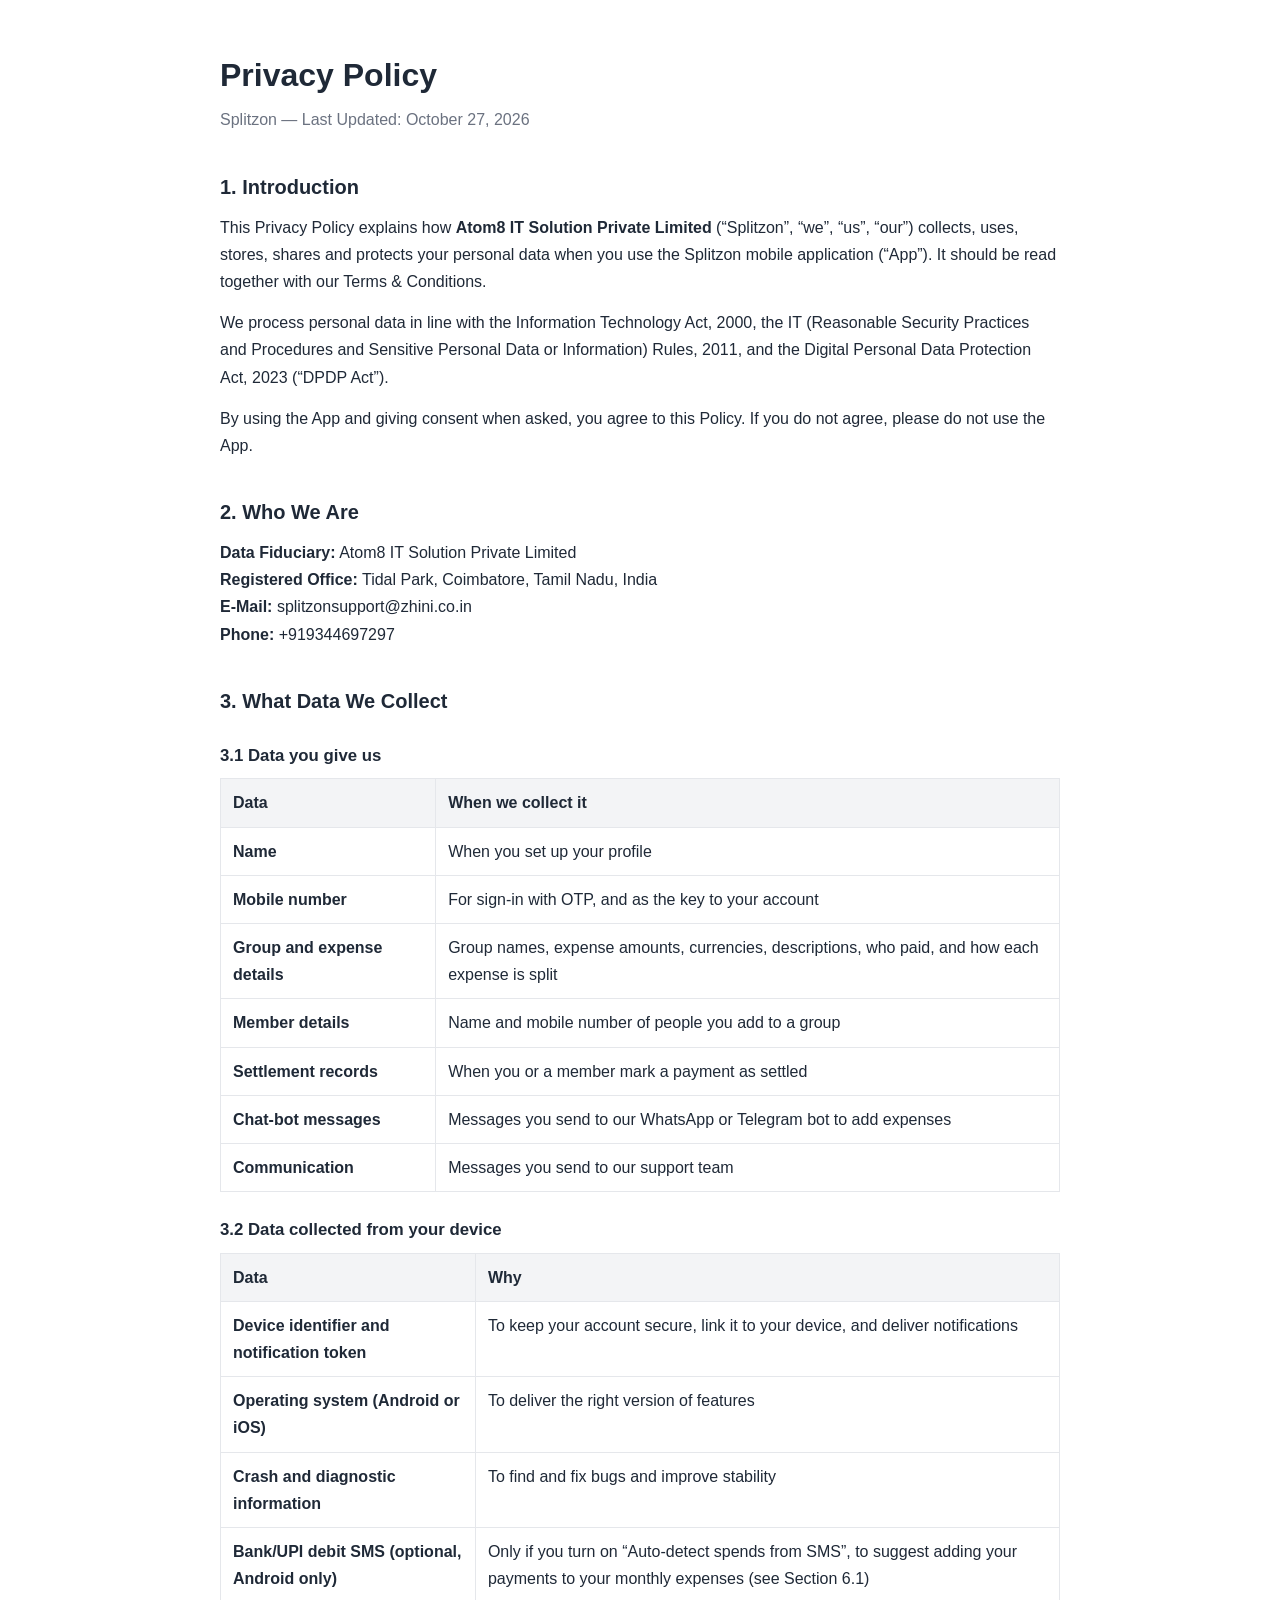
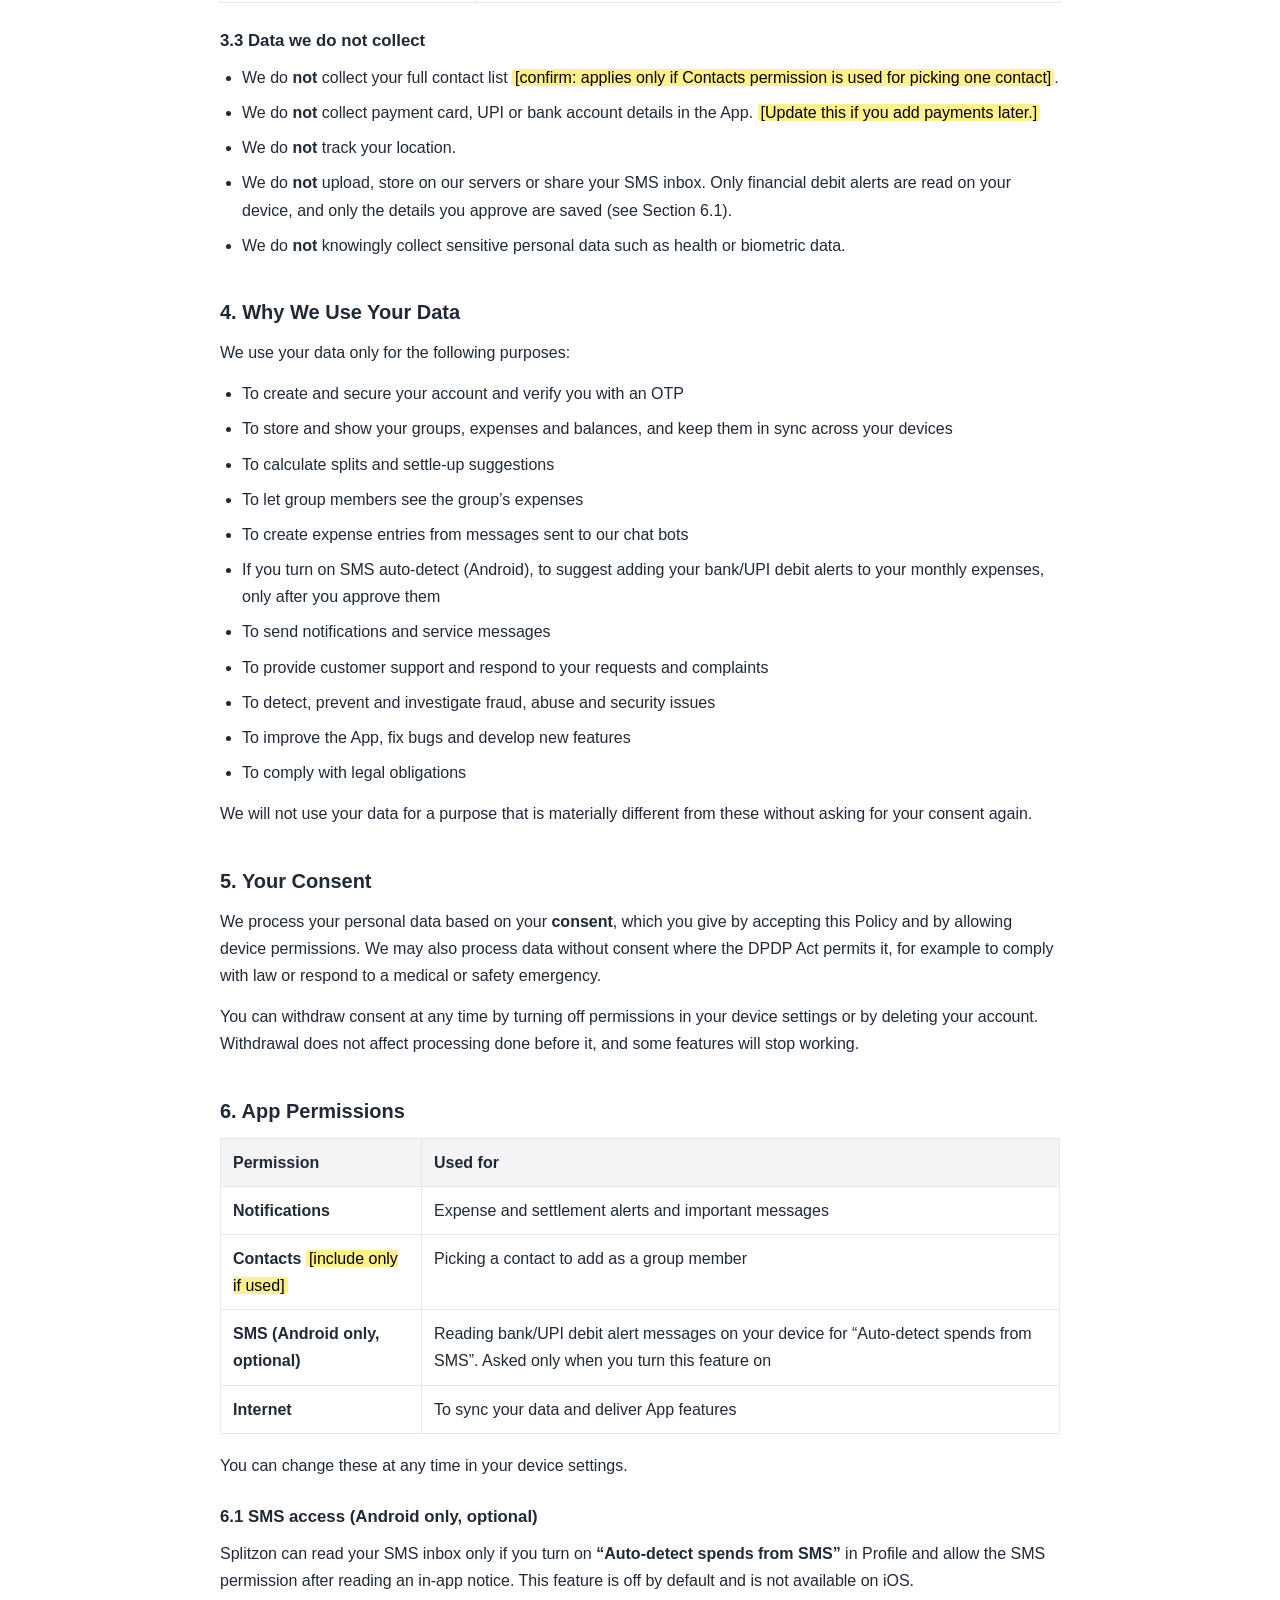
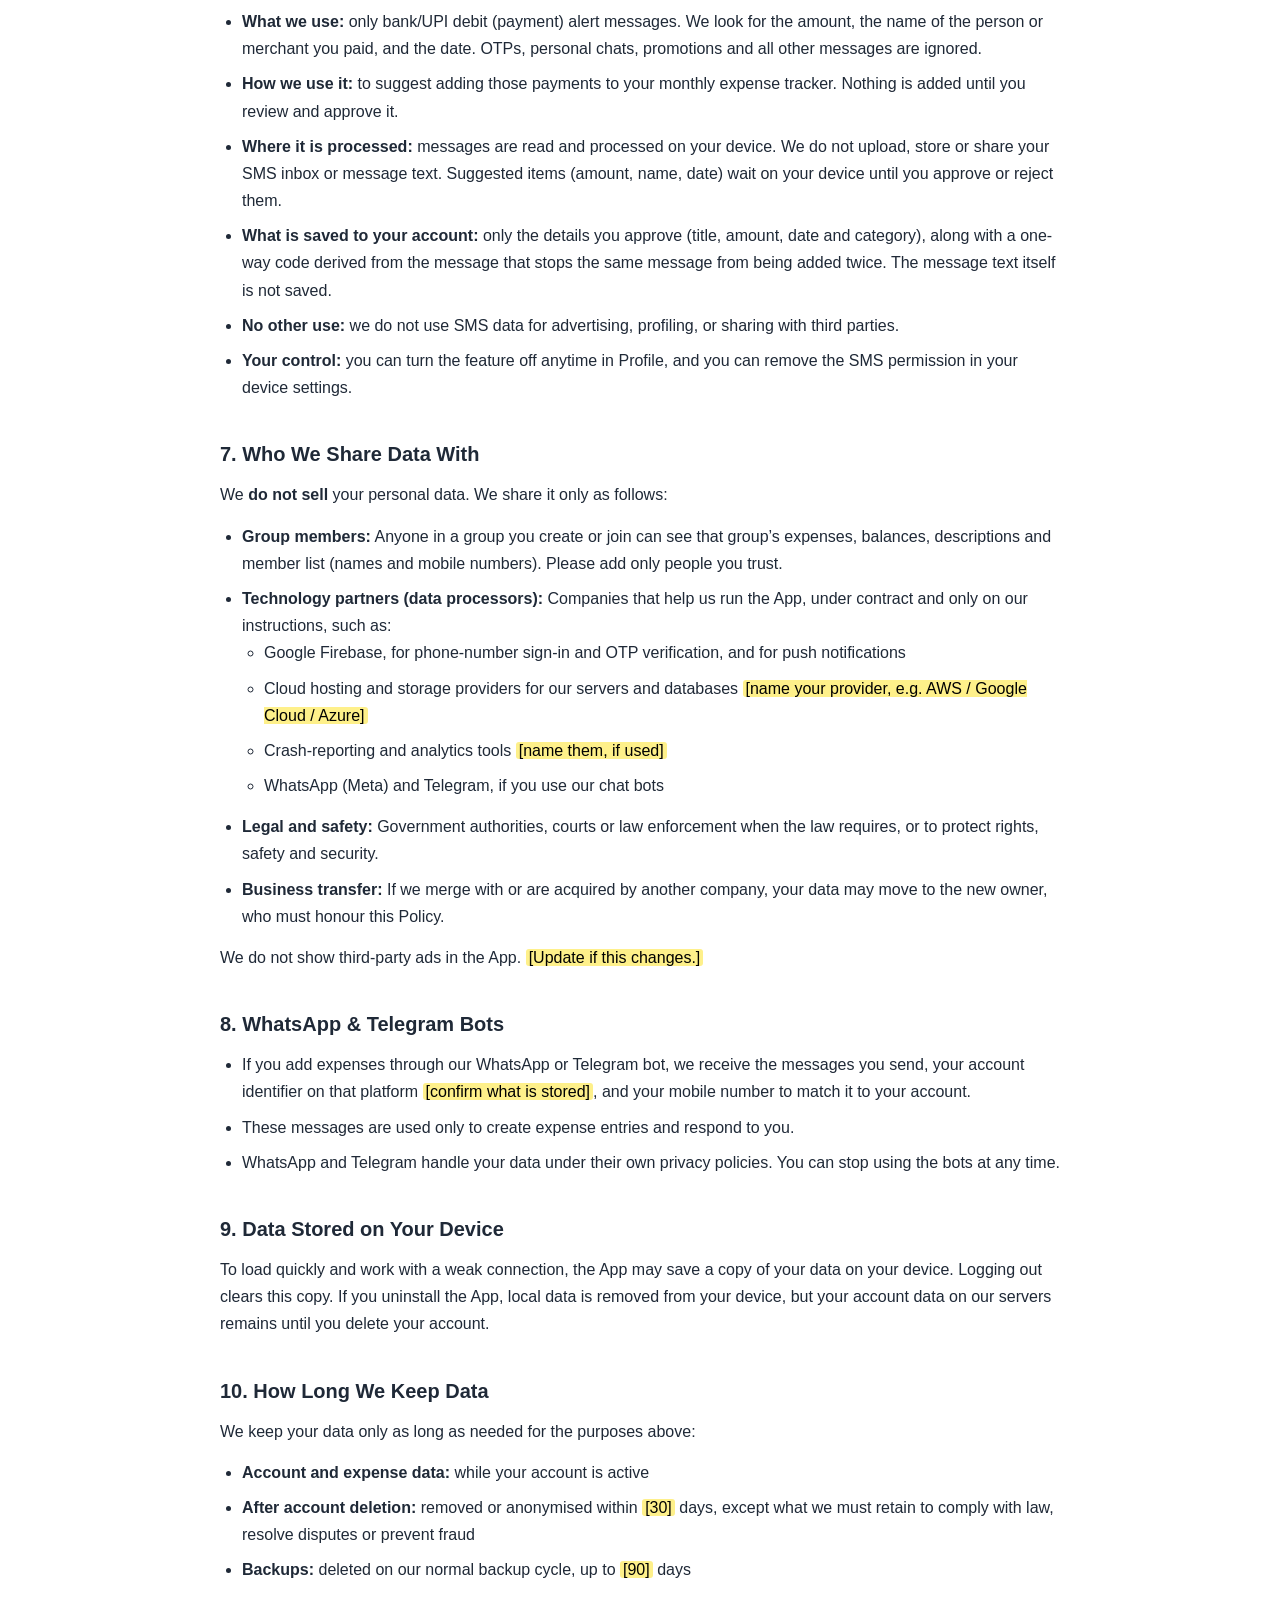
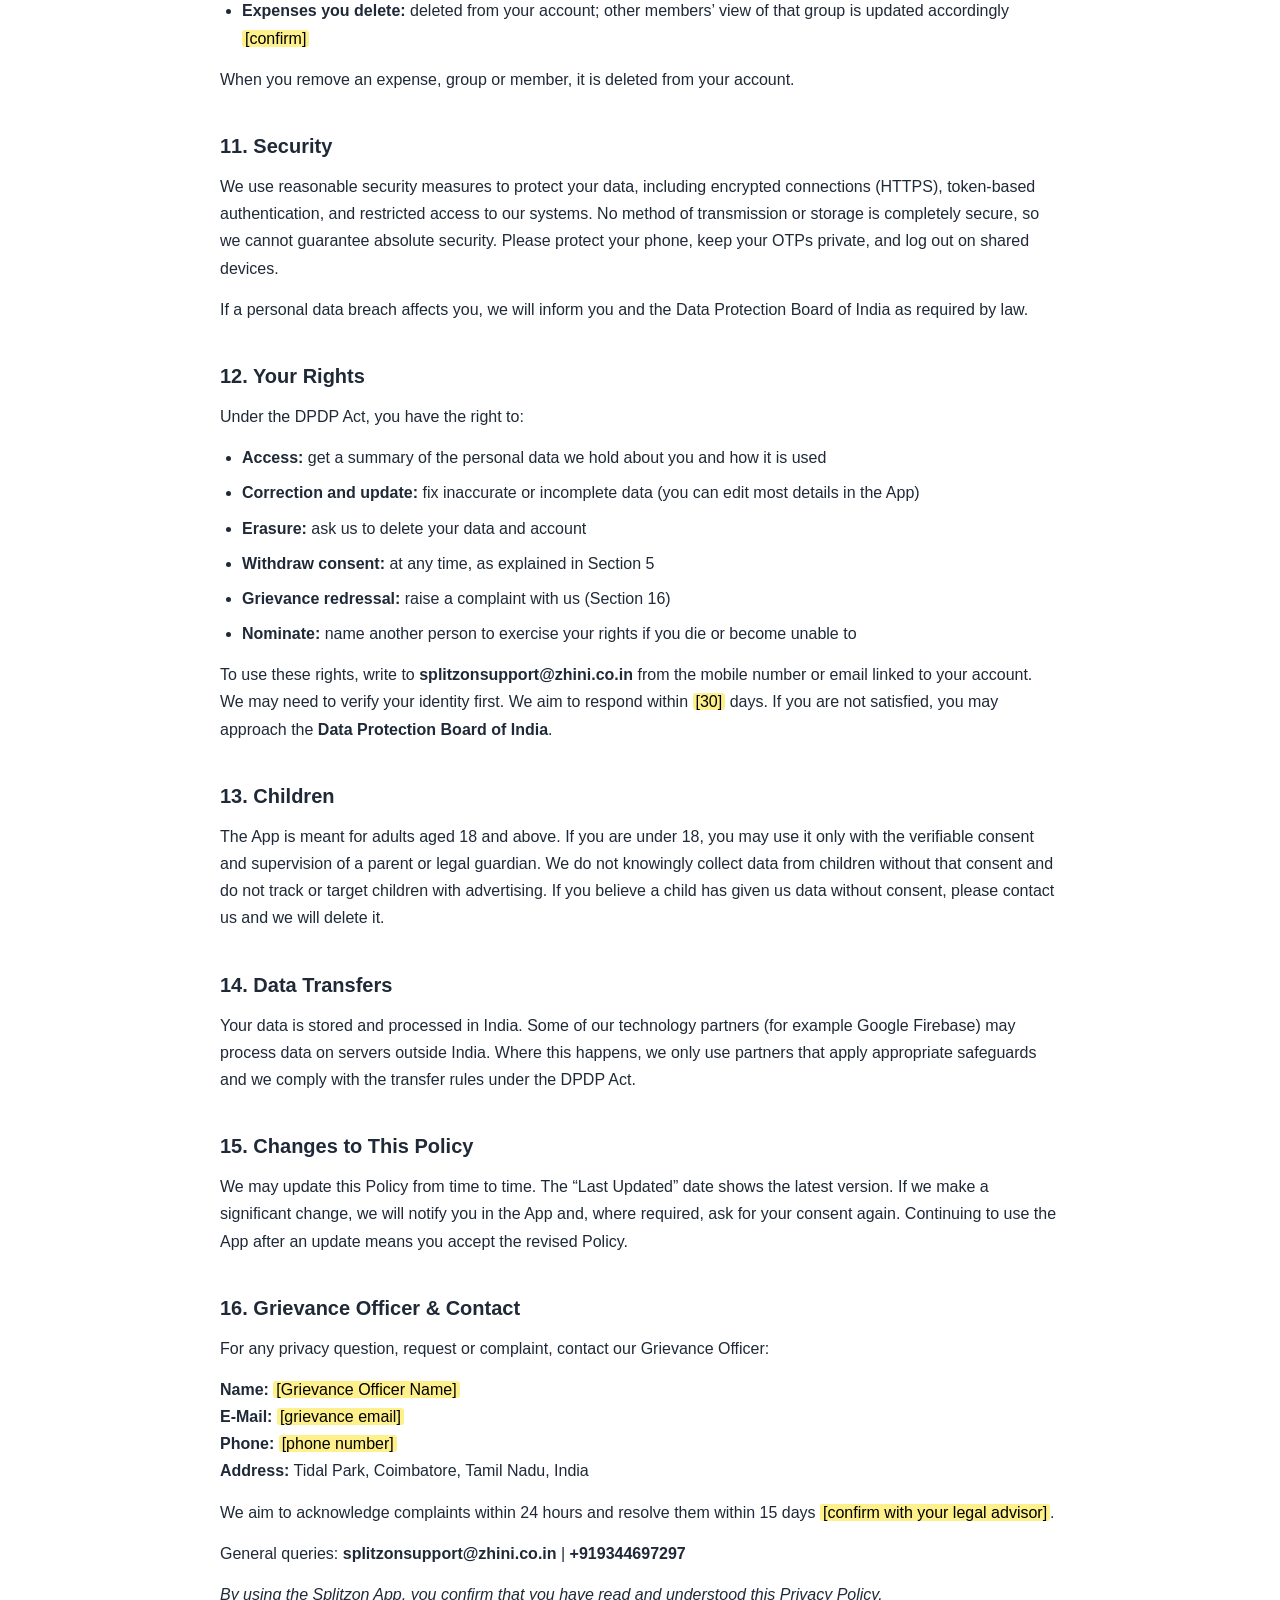
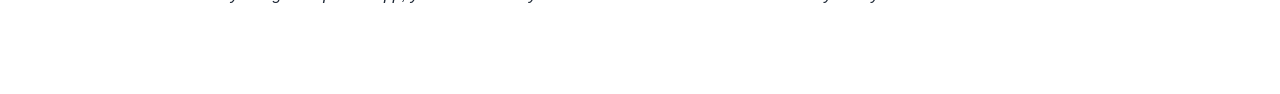
<file: Splitzon/privacy.html>
<!DOCTYPE html>
<html lang="en">
<head>
<meta charset="UTF-8">
<meta name="viewport" content="width=device-width, initial-scale=1">
<title>Privacy Policy | Splitzon</title>
<style>
:root{--text:#1f2937;--muted:#6b7280;--bg:#ffffff;--border:#e5e7eb;--accent:#2563eb;--head-bg:#f3f4f6}
*{box-sizing:border-box}
body{margin:0;background:var(--bg);color:var(--text);font-family:'Segoe UI',Roboto,Arial,sans-serif;line-height:1.7}
.legal-page{max-width:880px;margin:0 auto;padding:48px 20px 72px}
.legal-page h1{font-size:2rem;margin:0 0 4px}
.legal-page .updated{color:var(--muted);margin:0 0 32px}
.legal-page h2{font-size:1.25rem;margin:36px 0 10px}
.legal-page h3{font-size:1.05rem;margin:24px 0 8px}
.legal-page p{margin:0 0 14px}
.legal-page ul{padding-left:22px;margin:0 0 14px}
.legal-page li{margin-bottom:8px}
.legal-page a{color:var(--accent)}
.table-wrap{overflow-x:auto;margin:0 0 18px}
.legal-page table{border-collapse:collapse;width:100%;min-width:480px}
.legal-page th,.legal-page td{border:1px solid var(--border);padding:10px 12px;text-align:left;vertical-align:top}
.legal-page th{background:var(--head-bg)}
.legal-page mark{background:#fef08a;padding:0 3px;border-radius:3px}
</style>
</head>
<body>
<main class="legal-page">
<h1>Privacy Policy</h1>
<p class="updated">Splitzon — Last Updated: October 27, 2026</p>
<h2>1. Introduction</h2>
<p>This Privacy Policy explains how <strong>Atom8 IT Solution Private Limited</strong> (“Splitzon”, “we”, “us”, “our”) collects, uses, stores, shares and protects your personal data when you use the Splitzon mobile application (“App”). It should be read together with our Terms &amp; Conditions.</p><p>We process personal data in line with the Information Technology Act, 2000, the IT (Reasonable Security Practices and Procedures and Sensitive Personal Data or Information) Rules, 2011, and the Digital Personal Data Protection Act, 2023 (“DPDP Act”).</p><p>By using the App and giving consent when asked, you agree to this Policy. If you do not agree, please do not use the App.</p>
<h2>2. Who We Are</h2>
<p><strong>Data Fiduciary:</strong> Atom8 IT Solution Private Limited<br><strong>Registered Office:</strong> Tidal Park, Coimbatore, Tamil Nadu, India<br><strong>E-Mail:</strong> splitzonsupport@zhini.co.in<br><strong>Phone:</strong> +919344697297</p>
<h2>3. What Data We Collect</h2>
<h3>3.1 Data you give us</h3><div class="table-wrap"><table><thead><tr><th>Data</th><th>When we collect it</th></tr></thead><tbody><tr><td><strong>Name</strong></td><td>When you set up your profile</td></tr><tr><td><strong>Mobile number</strong></td><td>For sign-in with OTP, and as the key to your account</td></tr><tr><td><strong>Group and expense details</strong></td><td>Group names, expense amounts, currencies, descriptions, who paid, and how each expense is split</td></tr><tr><td><strong>Member details</strong></td><td>Name and mobile number of people you add to a group</td></tr><tr><td><strong>Settlement records</strong></td><td>When you or a member mark a payment as settled</td></tr><tr><td><strong>Chat-bot messages</strong></td><td>Messages you send to our WhatsApp or Telegram bot to add expenses</td></tr><tr><td><strong>Communication</strong></td><td>Messages you send to our support team</td></tr></tbody></table></div><h3>3.2 Data collected from your device</h3><div class="table-wrap"><table><thead><tr><th>Data</th><th>Why</th></tr></thead><tbody><tr><td><strong>Device identifier and notification token</strong></td><td>To keep your account secure, link it to your device, and deliver notifications</td></tr><tr><td><strong>Operating system (Android or iOS)</strong></td><td>To deliver the right version of features</td></tr><tr><td><strong>Crash and diagnostic information</strong></td><td>To find and fix bugs and improve stability</td></tr><tr><td><strong>Bank/UPI debit SMS (optional, Android only)</strong></td><td>Only if you turn on “Auto-detect spends from SMS”, to suggest adding your payments to your monthly expenses (see Section 6.1)</td></tr></tbody></table></div><h3>3.3 Data we do not collect</h3><ul><li>We do <strong>not</strong> collect your full contact list <mark>[confirm: applies only if Contacts permission is used for picking one contact]</mark>.</li><li>We do <strong>not</strong> collect payment card, UPI or bank account details in the App. <mark>[Update this if you add payments later.]</mark></li><li>We do <strong>not</strong> track your location.</li><li>We do <strong>not</strong> upload, store on our servers or share your SMS inbox. Only financial debit alerts are read on your device, and only the details you approve are saved (see Section 6.1).</li><li>We do <strong>not</strong> knowingly collect sensitive personal data such as health or biometric data.</li></ul>
<h2>4. Why We Use Your Data</h2>
<p>We use your data only for the following purposes:</p><ul><li>To create and secure your account and verify you with an OTP</li><li>To store and show your groups, expenses and balances, and keep them in sync across your devices</li><li>To calculate splits and settle-up suggestions</li><li>To let group members see the group’s expenses</li><li>To create expense entries from messages sent to our chat bots</li><li>If you turn on SMS auto-detect (Android), to suggest adding your bank/UPI debit alerts to your monthly expenses, only after you approve them</li><li>To send notifications and service messages</li><li>To provide customer support and respond to your requests and complaints</li><li>To detect, prevent and investigate fraud, abuse and security issues</li><li>To improve the App, fix bugs and develop new features</li><li>To comply with legal obligations</li></ul><p>We will not use your data for a purpose that is materially different from these without asking for your consent again.</p>
<h2>5. Your Consent</h2>
<p>We process your personal data based on your <strong>consent</strong>, which you give by accepting this Policy and by allowing device permissions. We may also process data without consent where the DPDP Act permits it, for example to comply with law or respond to a medical or safety emergency.</p><p>You can withdraw consent at any time by turning off permissions in your device settings or by deleting your account. Withdrawal does not affect processing done before it, and some features will stop working.</p>
<h2>6. App Permissions</h2>
<div class="table-wrap"><table><thead><tr><th>Permission</th><th>Used for</th></tr></thead><tbody><tr><td><strong>Notifications</strong></td><td>Expense and settlement alerts and important messages</td></tr><tr><td><strong>Contacts</strong> <mark>[include only if used]</mark></td><td>Picking a contact to add as a group member</td></tr><tr><td><strong>SMS (Android only, optional)</strong></td><td>Reading bank/UPI debit alert messages on your device for “Auto-detect spends from SMS”. Asked only when you turn this feature on</td></tr><tr><td><strong>Internet</strong></td><td>To sync your data and deliver App features</td></tr></tbody></table></div><p>You can change these at any time in your device settings.</p><h3>6.1 SMS access (Android only, optional)</h3><p>Splitzon can read your SMS inbox only if you turn on <strong>“Auto-detect spends from SMS”</strong> in Profile and allow the SMS permission after reading an in-app notice. This feature is off by default and is not available on iOS.</p><ul><li><strong>What we use:</strong> only bank/UPI debit (payment) alert messages. We look for the amount, the name of the person or merchant you paid, and the date. OTPs, personal chats, promotions and all other messages are ignored.</li><li><strong>How we use it:</strong> to suggest adding those payments to your monthly expense tracker. Nothing is added until you review and approve it.</li><li><strong>Where it is processed:</strong> messages are read and processed on your device. We do not upload, store or share your SMS inbox or message text. Suggested items (amount, name, date) wait on your device until you approve or reject them.</li><li><strong>What is saved to your account:</strong> only the details you approve (title, amount, date and category), along with a one-way code derived from the message that stops the same message from being added twice. The message text itself is not saved.</li><li><strong>No other use:</strong> we do not use SMS data for advertising, profiling, or sharing with third parties.</li><li><strong>Your control:</strong> you can turn the feature off anytime in Profile, and you can remove the SMS permission in your device settings.</li></ul>
<h2>7. Who We Share Data With</h2>
<p>We <strong>do not sell</strong> your personal data. We share it only as follows:</p><ul><li><strong>Group members:</strong> Anyone in a group you create or join can see that group’s expenses, balances, descriptions and member list (names and mobile numbers). Please add only people you trust.</li><li><strong>Technology partners (data processors):</strong> Companies that help us run the App, under contract and only on our instructions, such as:<ul><li>Google Firebase, for phone-number sign-in and OTP verification, and for push notifications</li><li>Cloud hosting and storage providers for our servers and databases <mark>[name your provider, e.g. AWS / Google Cloud / Azure]</mark></li><li>Crash-reporting and analytics tools <mark>[name them, if used]</mark></li><li>WhatsApp (Meta) and Telegram, if you use our chat bots</li></ul></li><li><strong>Legal and safety:</strong> Government authorities, courts or law enforcement when the law requires, or to protect rights, safety and security.</li><li><strong>Business transfer:</strong> If we merge with or are acquired by another company, your data may move to the new owner, who must honour this Policy.</li></ul><p>We do not show third-party ads in the App. <mark>[Update if this changes.]</mark></p>
<h2>8. WhatsApp &amp; Telegram Bots</h2>
<ul><li>If you add expenses through our WhatsApp or Telegram bot, we receive the messages you send, your account identifier on that platform <mark>[confirm what is stored]</mark>, and your mobile number to match it to your account.</li><li>These messages are used only to create expense entries and respond to you.</li><li>WhatsApp and Telegram handle your data under their own privacy policies. You can stop using the bots at any time.</li></ul>
<h2>9. Data Stored on Your Device</h2>
<p>To load quickly and work with a weak connection, the App may save a copy of your data on your device. Logging out clears this copy. If you uninstall the App, local data is removed from your device, but your account data on our servers remains until you delete your account.</p>
<h2>10. How Long We Keep Data</h2>
<p>We keep your data only as long as needed for the purposes above:</p><ul><li><strong>Account and expense data:</strong> while your account is active</li><li><strong>After account deletion:</strong> removed or anonymised within <mark>[30]</mark> days, except what we must retain to comply with law, resolve disputes or prevent fraud</li><li><strong>Backups:</strong> deleted on our normal backup cycle, up to <mark>[90]</mark> days</li></ul><ul><li><strong>Expenses you delete:</strong> deleted from your account; other members’ view of that group is updated accordingly <mark>[confirm]</mark></li></ul><p>When you remove an expense, group or member, it is deleted from your account.</p>
<h2>11. Security</h2>
<p>We use reasonable security measures to protect your data, including encrypted connections (HTTPS), token-based authentication, and restricted access to our systems. No method of transmission or storage is completely secure, so we cannot guarantee absolute security. Please protect your phone, keep your OTPs private, and log out on shared devices.</p><p>If a personal data breach affects you, we will inform you and the Data Protection Board of India as required by law.</p>
<h2>12. Your Rights</h2>
<p>Under the DPDP Act, you have the right to:</p><ul><li><strong>Access:</strong> get a summary of the personal data we hold about you and how it is used</li><li><strong>Correction and update:</strong> fix inaccurate or incomplete data (you can edit most details in the App)</li><li><strong>Erasure:</strong> ask us to delete your data and account</li><li><strong>Withdraw consent:</strong> at any time, as explained in Section 5</li><li><strong>Grievance redressal:</strong> raise a complaint with us (Section 16)</li><li><strong>Nominate:</strong> name another person to exercise your rights if you die or become unable to</li></ul><p>To use these rights, write to <strong>splitzonsupport@zhini.co.in</strong> from the mobile number or email linked to your account. We may need to verify your identity first. We aim to respond within <mark>[30]</mark> days. If you are not satisfied, you may approach the <strong>Data Protection Board of India</strong>.</p>
<h2>13. Children</h2>
<p>The App is meant for adults aged 18 and above. If you are under 18, you may use it only with the verifiable consent and supervision of a parent or legal guardian. We do not knowingly collect data from children without that consent and do not track or target children with advertising. If you believe a child has given us data without consent, please contact us and we will delete it.</p>
<h2>14. Data Transfers</h2>
<p>Your data is stored and processed in India. Some of our technology partners (for example Google Firebase) may process data on servers outside India. Where this happens, we only use partners that apply appropriate safeguards and we comply with the transfer rules under the DPDP Act.</p>
<h2>15. Changes to This Policy</h2>
<p>We may update this Policy from time to time. The “Last Updated” date shows the latest version. If we make a significant change, we will notify you in the App and, where required, ask for your consent again. Continuing to use the App after an update means you accept the revised Policy.</p>
<h2>16. Grievance Officer &amp; Contact</h2>
<p>For any privacy question, request or complaint, contact our Grievance Officer:</p><p><strong>Name:</strong> <mark>[Grievance Officer Name]</mark><br><strong>E-Mail:</strong> <mark>[grievance email]</mark><br><strong>Phone:</strong> <mark>[phone number]</mark><br><strong>Address:</strong> Tidal Park, Coimbatore, Tamil Nadu, India</p><p>We aim to acknowledge complaints within 24 hours and resolve them within 15 days <mark>[confirm with your legal advisor]</mark>.</p><p>General queries: <strong>splitzonsupport@zhini.co.in</strong> | <strong>+919344697297</strong></p>
<p><em>By using the Splitzon App, you confirm that you have read and understood this Privacy Policy.</em></p>
</main>
</body>
</html>
</file>
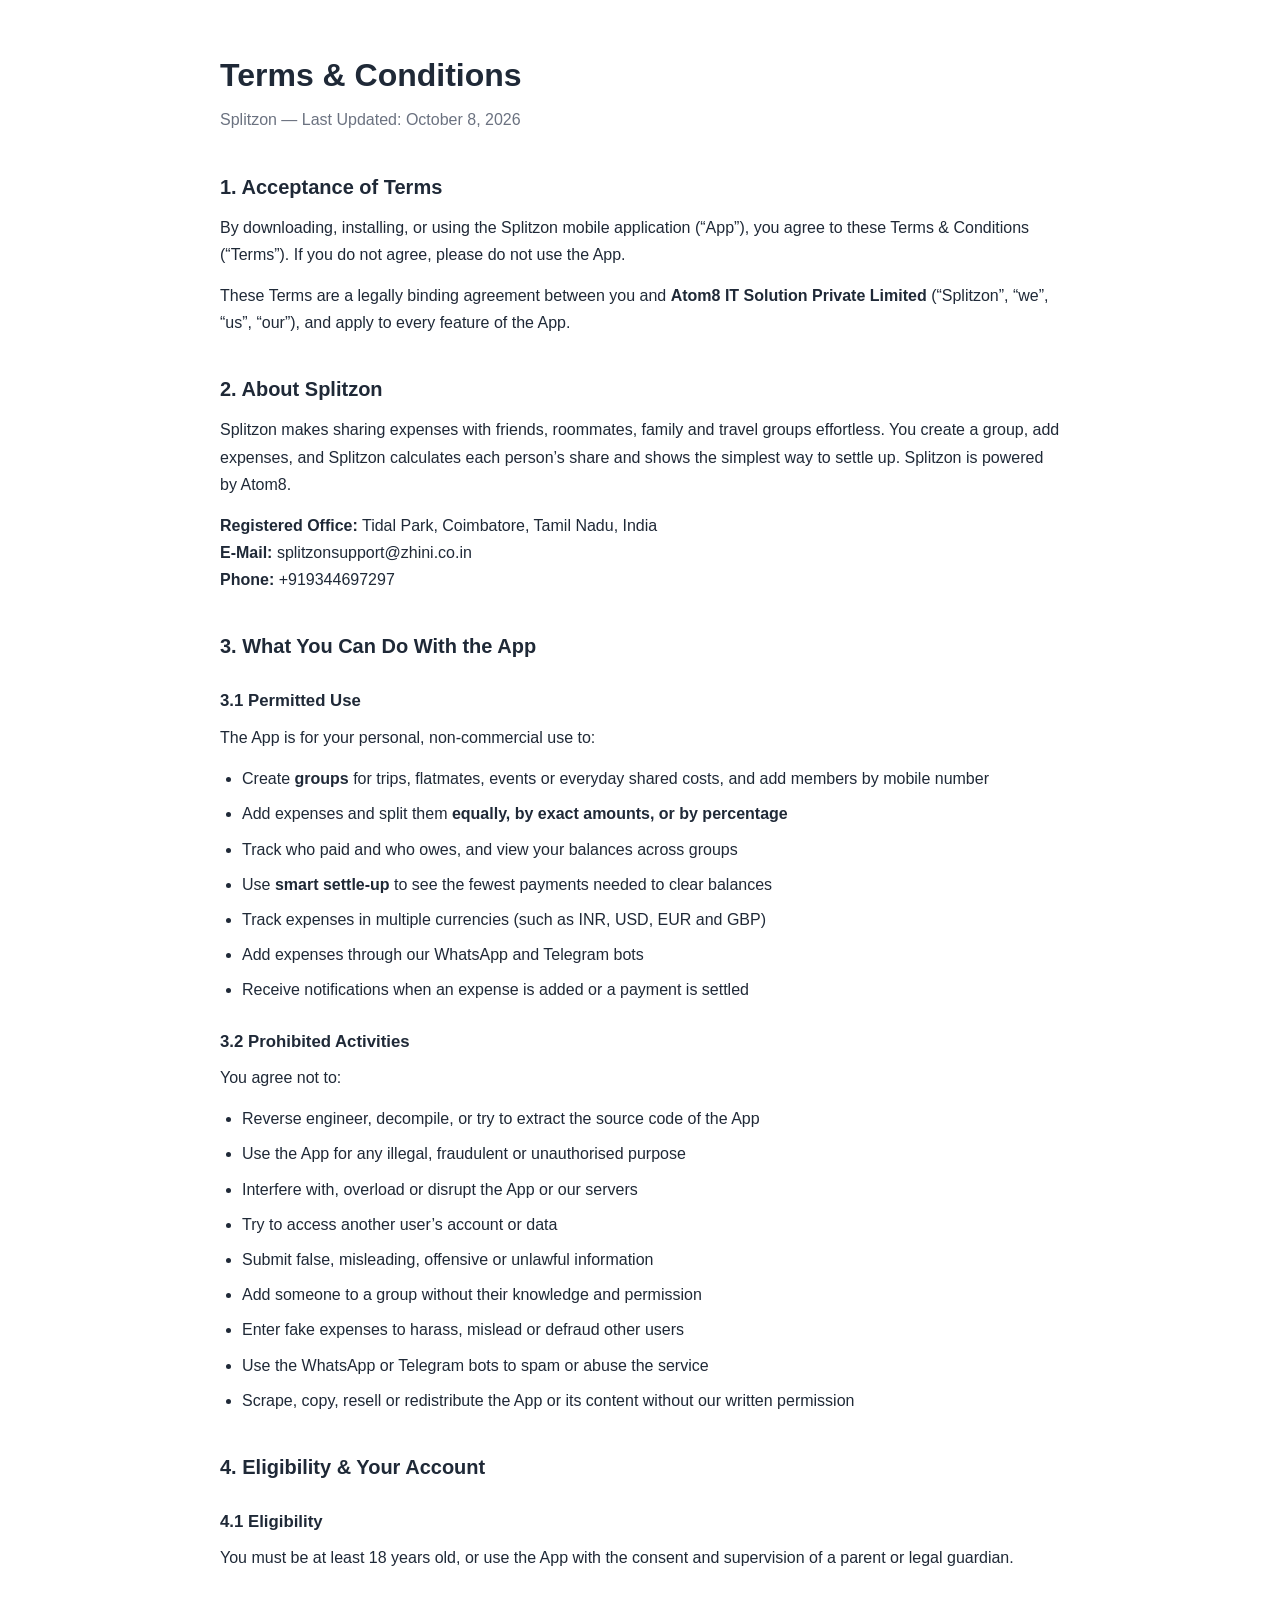
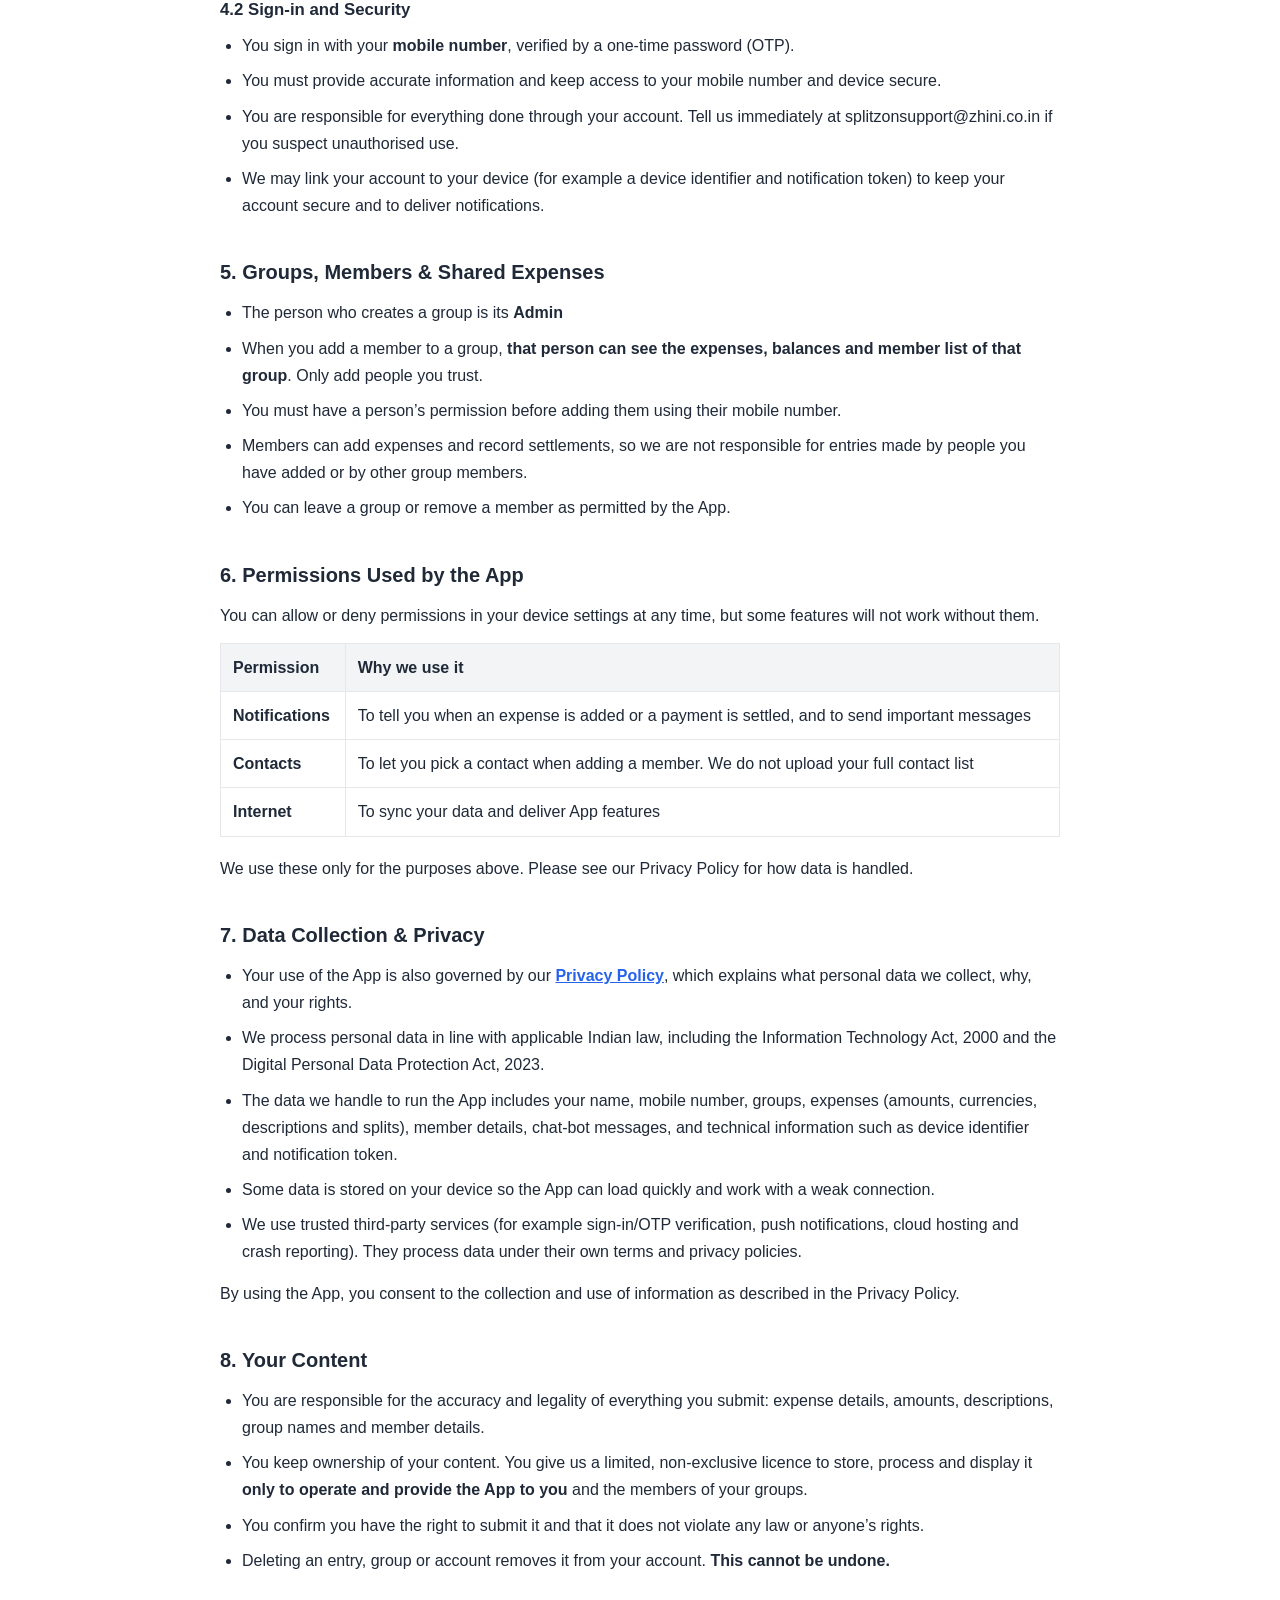
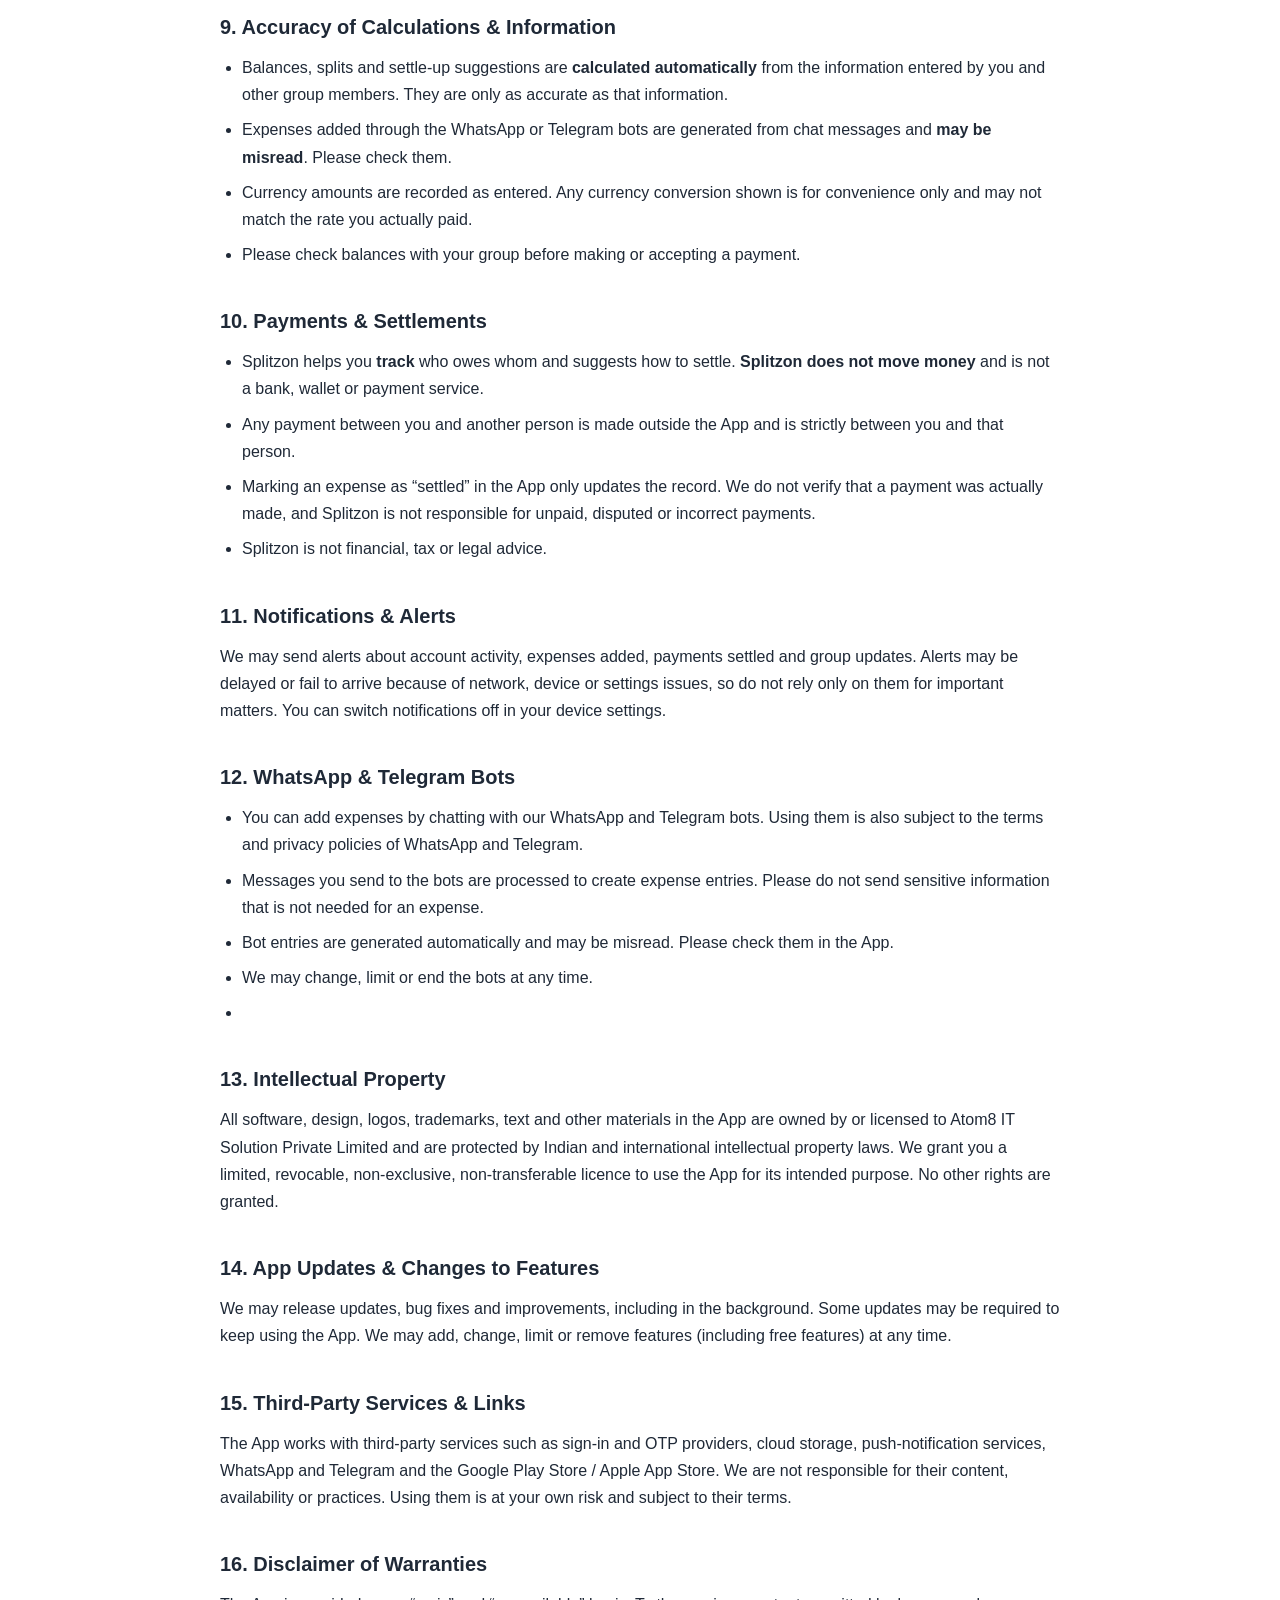
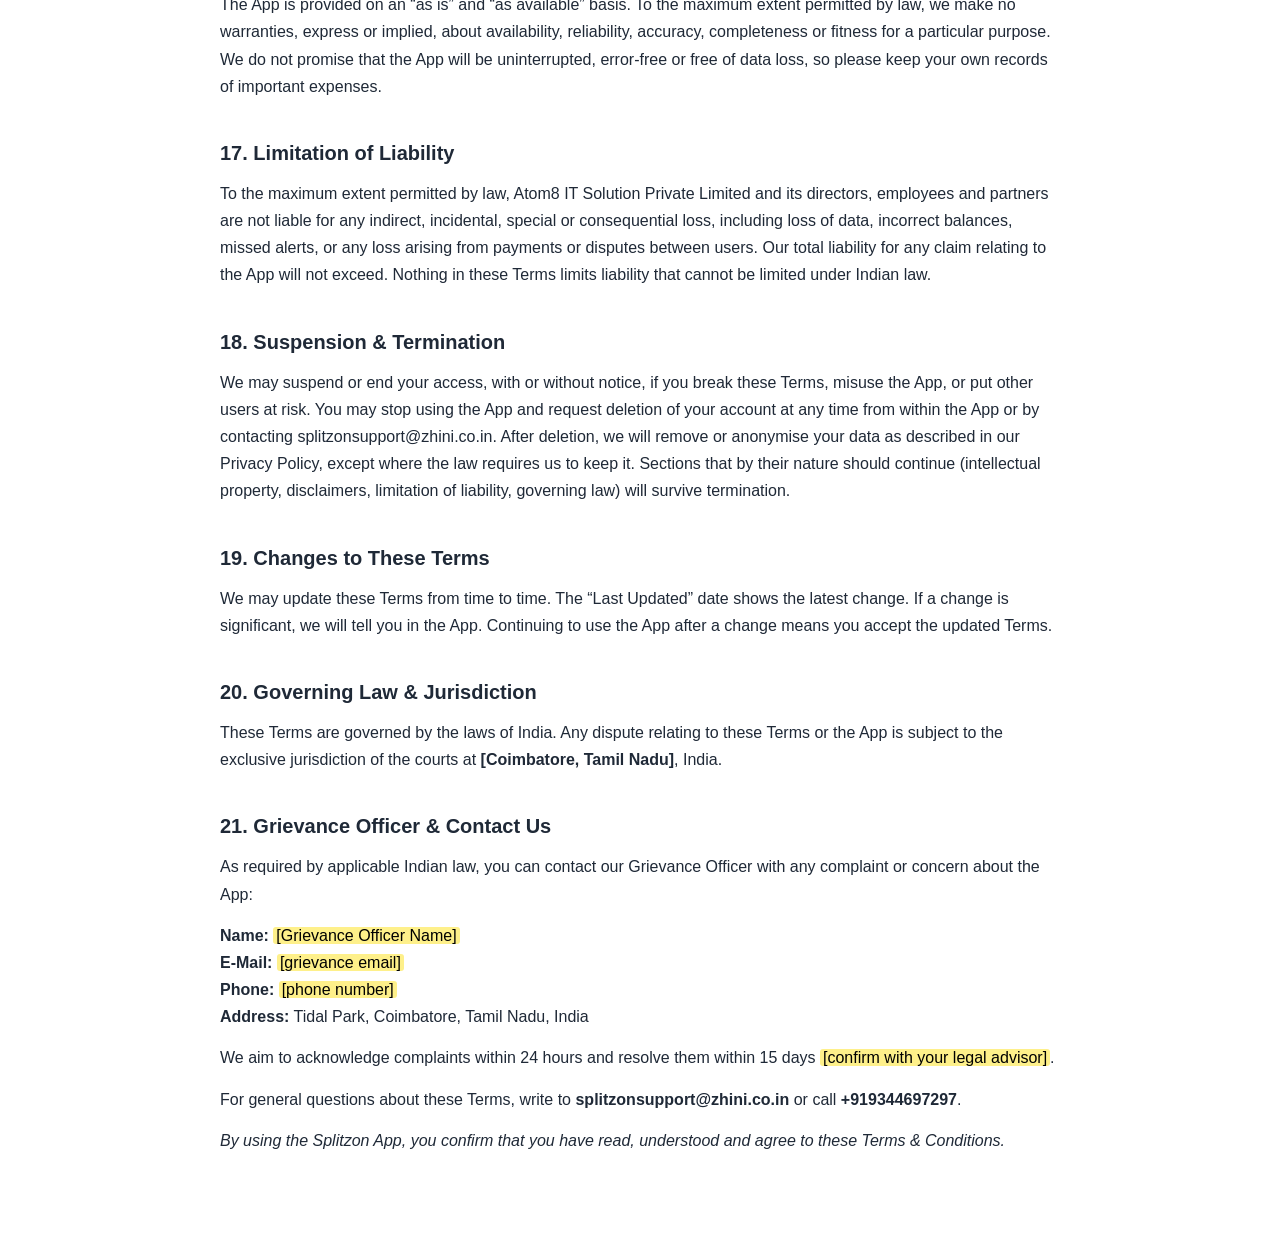
<file: Splitzon/term.html>
<!DOCTYPE html>
<html lang="en">
<head>
<meta charset="UTF-8">
<meta name="viewport" content="width=device-width, initial-scale=1">
<title>Terms &amp; Conditions | Splitzon</title>
<style>
:root{--text:#1f2937;--muted:#6b7280;--bg:#ffffff;--border:#e5e7eb;--accent:#2563eb;--head-bg:#f3f4f6}
*{box-sizing:border-box}
body{margin:0;background:var(--bg);color:var(--text);font-family:'Segoe UI',Roboto,Arial,sans-serif;line-height:1.7}
.legal-page{max-width:880px;margin:0 auto;padding:48px 20px 72px}
.legal-page h1{font-size:2rem;margin:0 0 4px}
.legal-page .updated{color:var(--muted);margin:0 0 32px}
.legal-page h2{font-size:1.25rem;margin:36px 0 10px}
.legal-page h3{font-size:1.05rem;margin:24px 0 8px}
.legal-page p{margin:0 0 14px}
.legal-page ul{padding-left:22px;margin:0 0 14px}
.legal-page li{margin-bottom:8px}
.legal-page a{color:var(--accent)}
.table-wrap{overflow-x:auto;margin:0 0 18px}
.legal-page table{border-collapse:collapse;width:100%;min-width:480px}
.legal-page th,.legal-page td{border:1px solid var(--border);padding:10px 12px;text-align:left;vertical-align:top}
.legal-page th{background:var(--head-bg)}
.legal-page mark{background:#fef08a;padding:0 3px;border-radius:3px}
</style>
</head>
<body>
<main class="legal-page">
<h1>Terms &amp; Conditions</h1>
<p class="updated">Splitzon — Last Updated: October 8, 2026</p>
<h2>1. Acceptance of Terms</h2>
<p>By downloading, installing, or using the Splitzon mobile application (“App”), you agree to these Terms &amp; Conditions (“Terms”). If you do not agree, please do not use the App.</p><p>These Terms are a legally binding agreement between you and <strong>Atom8 IT Solution Private Limited</strong> (“Splitzon”, “we”, “us”, “our”), and apply to every feature of the App.</p>
<h2>2. About Splitzon</h2>
<p>Splitzon makes sharing expenses with friends, roommates, family and travel groups effortless. You create a group, add expenses, and Splitzon calculates each person’s share and shows the simplest way to settle up. Splitzon is powered by Atom8.</p><p><strong>Registered Office:</strong> Tidal Park, Coimbatore, Tamil Nadu, India<br><strong>E-Mail:</strong> splitzonsupport@zhini.co.in<br><strong>Phone:</strong> +919344697297</p>
<h2>3. What You Can Do With the App</h2>
<h3>3.1 Permitted Use</h3><p>The App is for your personal, non-commercial use to:</p><ul><li>Create <strong>groups</strong> for trips, flatmates, events or everyday shared costs, and add members by mobile number</li><li>Add expenses and split them <strong>equally, by exact amounts, or by percentage</strong></li><li>Track who paid and who owes, and view your balances across groups</li><li>Use <strong>smart settle-up</strong> to see the fewest payments needed to clear balances</li><li>Track expenses in multiple currencies (such as INR, USD, EUR and GBP)</li><li>Add expenses through our WhatsApp and Telegram bots</li><li>Receive notifications when an expense is added or a payment is settled</li></ul><h3>3.2 Prohibited Activities</h3><p>You agree not to:</p><ul><li>Reverse engineer, decompile, or try to extract the source code of the App</li><li>Use the App for any illegal, fraudulent or unauthorised purpose</li><li>Interfere with, overload or disrupt the App or our servers</li><li>Try to access another user’s account or data</li><li>Submit false, misleading, offensive or unlawful information</li><li>Add someone to a group without their knowledge and permission</li><li>Enter fake expenses to harass, mislead or defraud other users</li><li>Use the WhatsApp or Telegram bots to spam or abuse the service</li><li>Scrape, copy, resell or redistribute the App or its content without our written permission</li></ul>
<h2>4. Eligibility &amp; Your Account</h2>
<h3>4.1 Eligibility</h3><p>You must be at least 18 years old, or use the App with the consent and supervision of a parent or legal guardian.</p><h3>4.2 Sign-in and Security</h3><ul><li>You sign in with your <strong>mobile number</strong>, verified by a one-time password (OTP).</li><li>You must provide accurate information and keep access to your mobile number and device secure.</li><li>You are responsible for everything done through your account. Tell us immediately at splitzonsupport@zhini.co.in if you suspect unauthorised use.</li><li>We may link your account to your device (for example a device identifier and notification token) to keep your account secure and to deliver notifications.</li></ul>
<h2>5. Groups, Members &amp; Shared Expenses</h2>
<ul><li>The person who creates a group is its <strong>Admin</strong></li><li>When you add a member to a group, <strong>that person can see the expenses, balances and member list of that group</strong>. Only add people you trust.</li><li>You must have a person’s permission before adding them using their mobile number.</li><li>Members can add expenses and record settlements, so we are not responsible for entries made by people you have added or by other group members.</li><li>You can leave a group or remove a member as permitted by the App.</li></ul>
<h2>6. Permissions Used by the App</h2>
<p>You can allow or deny permissions in your device settings at any time, but some features will not work without them.</p><div class="table-wrap"><table><thead><tr><th>Permission</th><th>Why we use it</th></tr></thead><tbody><tr><td><strong>Notifications</strong></td><td>To tell you when an expense is added or a payment is settled, and to send important messages</td></tr><tr><td><strong>Contacts</strong></td><td>To let you pick a contact when adding a member. We do not upload your full contact list</td></tr><tr><td><strong>Internet</strong></td><td>To sync your data and deliver App features</td></tr></tbody></table></div><p>We use these only for the purposes above. Please see our Privacy Policy for how data is handled.</p>
<h2>7. Data Collection &amp; Privacy</h2>
<ul><li>Your use of the App is also governed by our <a href="privacy.html"><strong>Privacy Policy</strong></a>, which explains what personal data we collect, why, and your rights.</li><li>We process personal data in line with applicable Indian law, including the Information Technology Act, 2000 and the Digital Personal Data Protection Act, 2023.</li><li>The data we handle to run the App includes your name, mobile number, groups, expenses (amounts, currencies, descriptions and splits), member details, chat-bot messages, and technical information such as device identifier and notification token.</li><li>Some data is stored on your device so the App can load quickly and work with a weak connection.</li><li>We use trusted third-party services (for example sign-in/OTP verification, push notifications, cloud hosting and crash reporting). They process data under their own terms and privacy policies.</li></ul><p>By using the App, you consent to the collection and use of information as described in the Privacy Policy.</p>
<h2>8. Your Content</h2>
<ul><li>You are responsible for the accuracy and legality of everything you submit: expense details, amounts, descriptions, group names and member details.</li><li>You keep ownership of your content. You give us a limited, non-exclusive licence to store, process and display it <strong>only to operate and provide the App to you</strong> and the members of your groups.</li><li>You confirm you have the right to submit it and that it does not violate any law or anyone’s rights.</li><li>Deleting an entry, group or account removes it from your account. <strong>This cannot be undone.</strong></li></ul>
<h2>9. Accuracy of Calculations &amp; Information</h2>
<ul><li>Balances, splits and settle-up suggestions are <strong>calculated automatically</strong> from the information entered by you and other group members. They are only as accurate as that information.</li><li>Expenses added through the WhatsApp or Telegram bots are generated from chat messages and <strong>may be misread</strong>. Please check them.</li><li>Currency amounts are recorded as entered. Any currency conversion shown is for convenience only and may not match the rate you actually paid.</li><li>Please check balances with your group before making or accepting a payment.</li></ul>
<h2>10. Payments &amp; Settlements</h2>
<ul><li>Splitzon helps you <strong>track</strong> who owes whom and suggests how to settle. <strong>Splitzon does not move money</strong> and is not a bank, wallet or payment service.</li><li>Any payment between you and another person is made outside the App and is strictly between you and that person.</li><li>Marking an expense as “settled” in the App only updates the record. We do not verify that a payment was actually made, and Splitzon is not responsible for unpaid, disputed or incorrect payments.</li><li>Splitzon is not financial, tax or legal advice.</li></ul>
<h2>11. Notifications &amp; Alerts</h2>
<p>We may send alerts about account activity, expenses added, payments settled and group updates. Alerts may be delayed or fail to arrive because of network, device or settings issues, so do not rely only on them for important matters. You can switch notifications off in your device settings.</p>
<h2>12. WhatsApp &amp; Telegram Bots</h2>
<ul><li>You can add expenses by chatting with our WhatsApp and Telegram bots. Using them is also subject to the terms and privacy policies of WhatsApp and Telegram.</li><li>Messages you send to the bots are processed to create expense entries. Please do not send sensitive information that is not needed for an expense.</li><li>Bot entries are generated automatically and may be misread. Please check them in the App.</li><li>We may change, limit or end the bots at any time.<li></ul>
<h2>13. Intellectual Property</h2>
<p>All software, design, logos, trademarks, text and other materials in the App are owned by or licensed to Atom8 IT Solution Private Limited and are protected by Indian and international intellectual property laws. We grant you a limited, revocable, non-exclusive, non-transferable licence to use the App for its intended purpose. No other rights are granted.</p>
<h2>14. App Updates &amp; Changes to Features</h2>
<p>We may release updates, bug fixes and improvements, including in the background. Some updates may be required to keep using the App. We may add, change, limit or remove features (including free features) at any time.</p>
<h2>15. Third-Party Services &amp; Links</h2>
<p>The App works with third-party services such as sign-in and OTP providers, cloud storage, push-notification services, WhatsApp and Telegram and the Google Play Store / Apple App Store. We are not responsible for their content, availability or practices. Using them is at your own risk and subject to their terms.</p>
<h2>16. Disclaimer of Warranties</h2>
<p>The App is provided on an “as is” and “as available” basis. To the maximum extent permitted by law, we make no warranties, express or implied, about availability, reliability, accuracy, completeness or fitness for a particular purpose. We do not promise that the App will be uninterrupted, error-free or free of data loss, so please keep your own records of important expenses.</p>
<h2>17. Limitation of Liability</h2>
<p>To the maximum extent permitted by law, Atom8 IT Solution Private Limited and its directors, employees and partners are not liable for any indirect, incidental, special or consequential loss, including loss of data, incorrect balances, missed alerts, or any loss arising from payments or disputes between users. Our total liability for any claim relating to the App will not exceed. Nothing in these Terms limits liability that cannot be limited under Indian law.</p>
<h2>18. Suspension &amp; Termination</h2>
<p>We may suspend or end your access, with or without notice, if you break these Terms, misuse the App, or put other users at risk. You may stop using the App and request deletion of your account at any time from within the App or by contacting splitzonsupport@zhini.co.in. After deletion, we will remove or anonymise your data as described in our Privacy Policy, except where the law requires us to keep it. Sections that by their nature should continue (intellectual property, disclaimers, limitation of liability, governing law) will survive termination.</p>
<h2>19. Changes to These Terms</h2>
<p>We may update these Terms from time to time. The “Last Updated” date shows the latest change. If a change is significant, we will tell you in the App. Continuing to use the App after a change means you accept the updated Terms.</p>
<h2>20. Governing Law &amp; Jurisdiction</h2>
<p>These Terms are governed by the laws of India. Any dispute relating to these Terms or the App is subject to the exclusive jurisdiction of the courts at <strong>[Coimbatore, Tamil Nadu]</strong>, India.</p>
<h2>21. Grievance Officer &amp; Contact Us</h2>
<p>As required by applicable Indian law, you can contact our Grievance Officer with any complaint or concern about the App:</p><p><strong>Name:</strong> <mark>[Grievance Officer Name]</mark><br><strong>E-Mail:</strong> <mark>[grievance email]</mark><br><strong>Phone:</strong> <mark>[phone number]</mark><br><strong>Address:</strong> Tidal Park, Coimbatore, Tamil Nadu, India</p><p>We aim to acknowledge complaints within 24 hours and resolve them within 15 days <mark>[confirm with your legal advisor]</mark>.</p><p>For general questions about these Terms, write to <strong>splitzonsupport@zhini.co.in</strong> or call <strong>+919344697297</strong>.</p>
<p><em>By using the Splitzon App, you confirm that you have read, understood and agree to these Terms &amp; Conditions.</em></p>
</main>
</body>
</html>
</file>
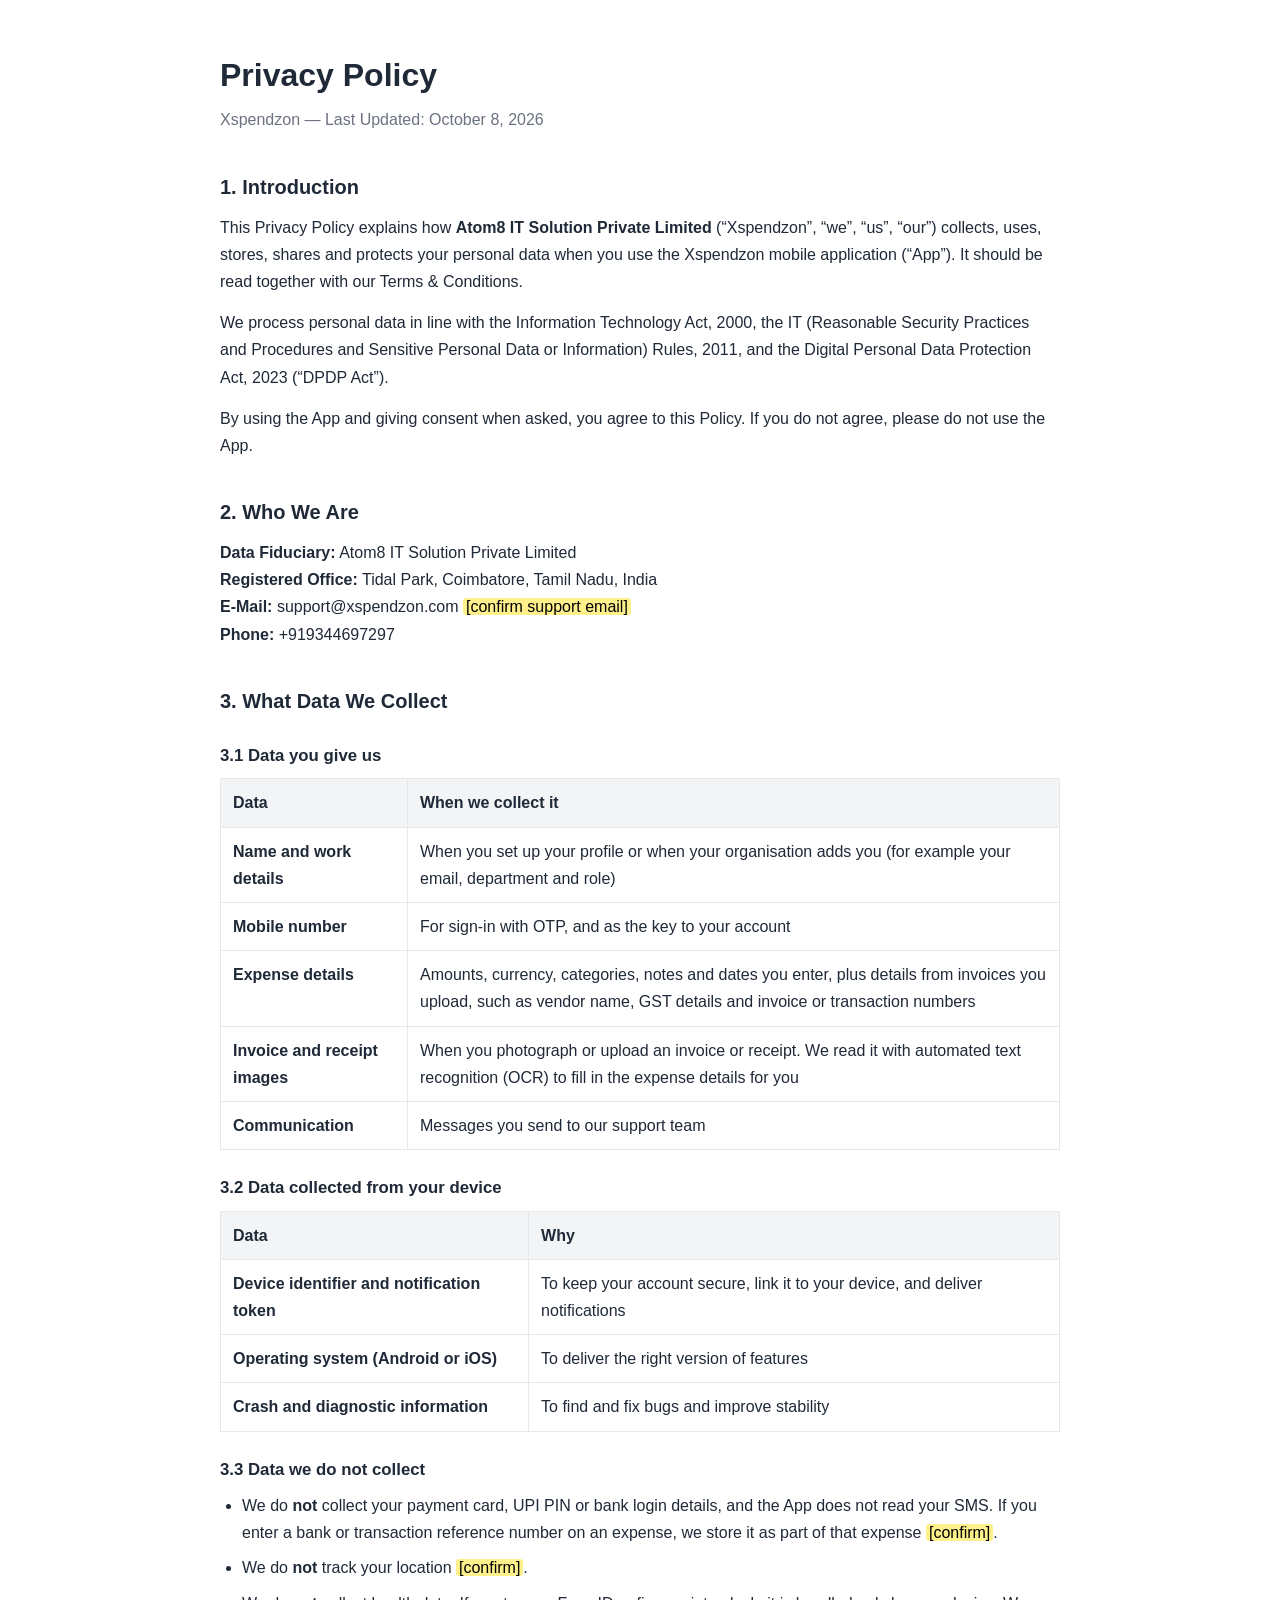
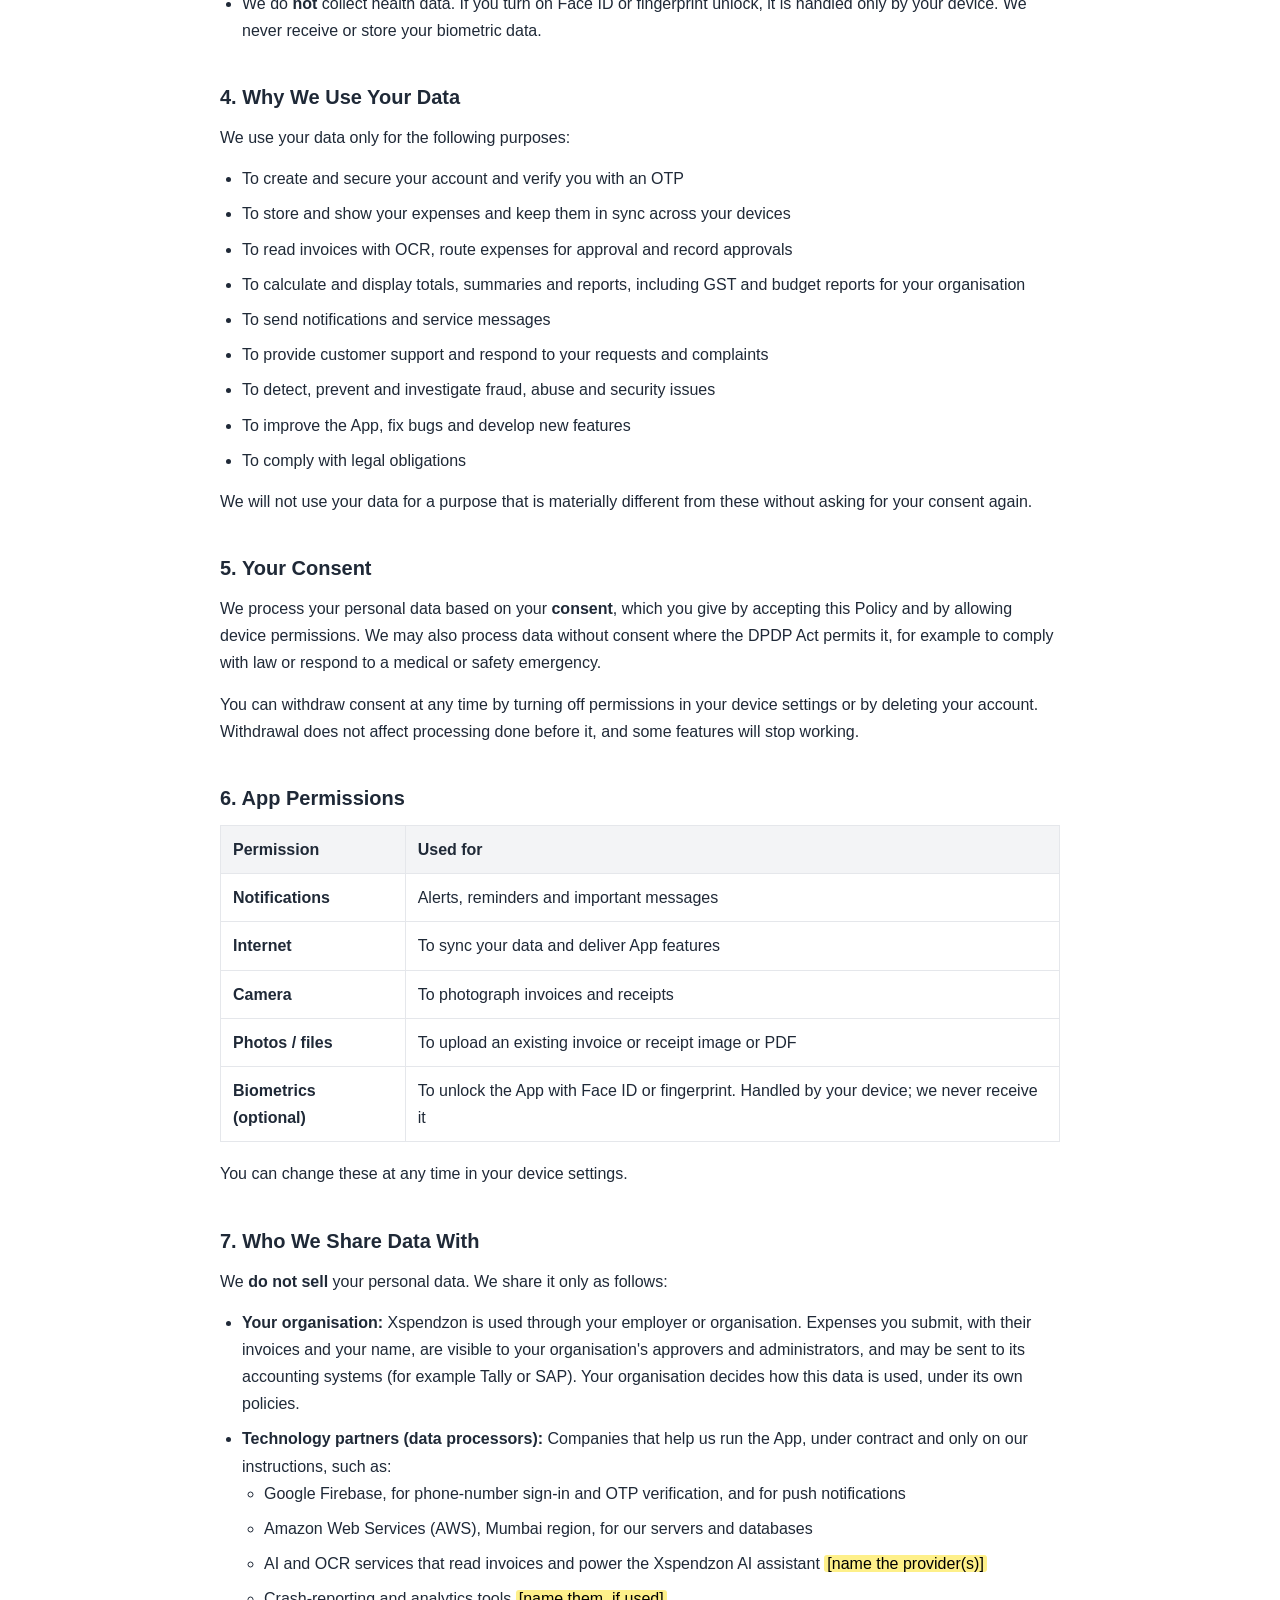
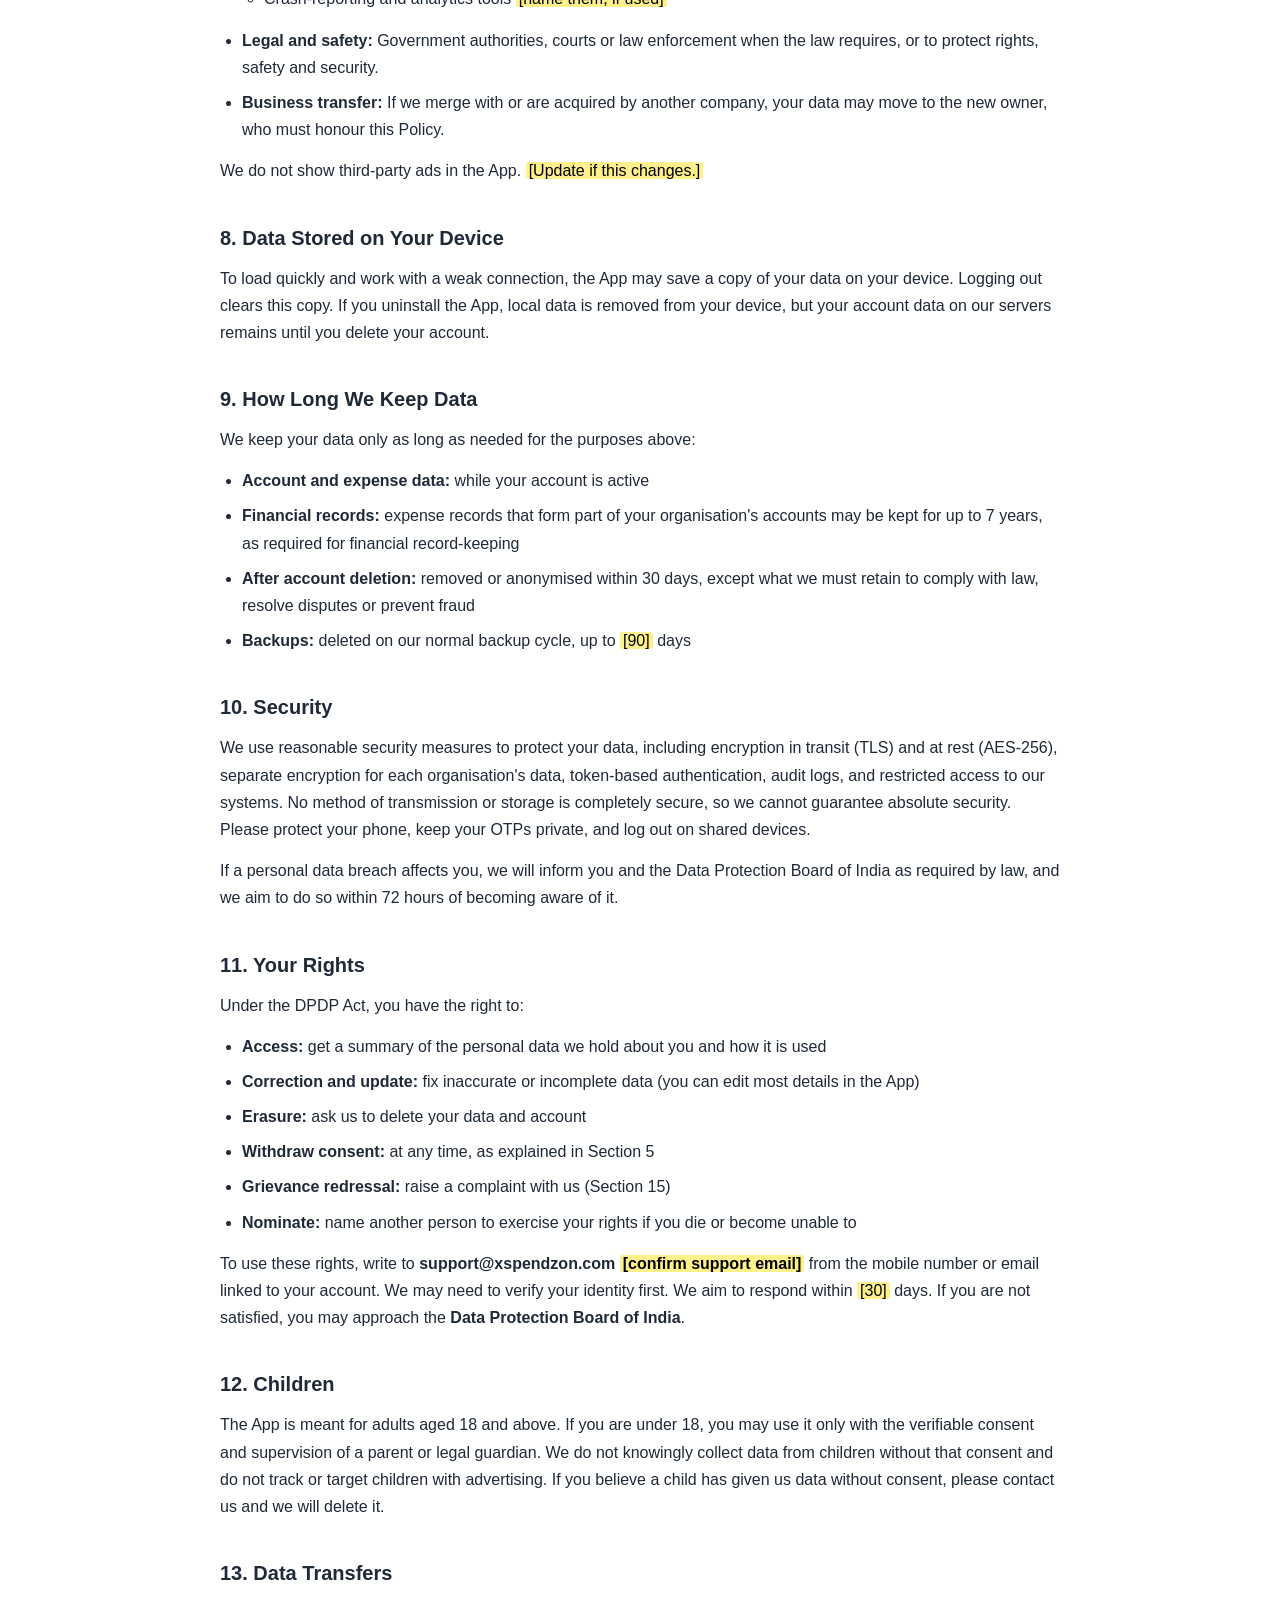
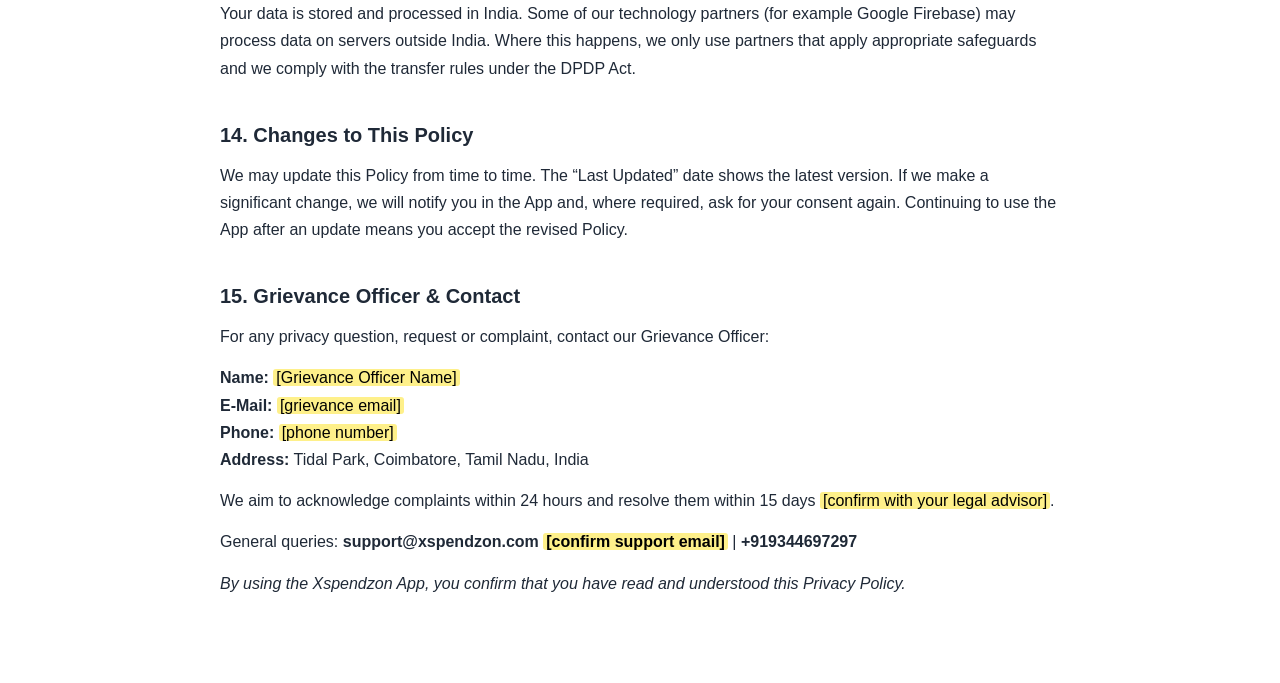
<file: Xspendzon/privacy.html>
<!DOCTYPE html>
<html lang="en">
<head>
<meta charset="UTF-8">
<meta name="viewport" content="width=device-width, initial-scale=1">
<title>Privacy Policy | Xspendzon</title>
<style>
:root{--text:#1f2937;--muted:#6b7280;--bg:#ffffff;--border:#e5e7eb;--accent:#2563eb;--head-bg:#f3f4f6}
*{box-sizing:border-box}
body{margin:0;background:var(--bg);color:var(--text);font-family:'Segoe UI',Roboto,Arial,sans-serif;line-height:1.7}
.legal-page{max-width:880px;margin:0 auto;padding:48px 20px 72px}
.legal-page h1{font-size:2rem;margin:0 0 4px}
.legal-page .updated{color:var(--muted);margin:0 0 32px}
.legal-page h2{font-size:1.25rem;margin:36px 0 10px}
.legal-page h3{font-size:1.05rem;margin:24px 0 8px}
.legal-page p{margin:0 0 14px}
.legal-page ul{padding-left:22px;margin:0 0 14px}
.legal-page li{margin-bottom:8px}
.legal-page a{color:var(--accent)}
.table-wrap{overflow-x:auto;margin:0 0 18px}
.legal-page table{border-collapse:collapse;width:100%;min-width:480px}
.legal-page th,.legal-page td{border:1px solid var(--border);padding:10px 12px;text-align:left;vertical-align:top}
.legal-page th{background:var(--head-bg)}
.legal-page mark{background:#fef08a;padding:0 3px;border-radius:3px}
</style>
</head>
<body>
<main class="legal-page">
<h1>Privacy Policy</h1>
<p class="updated">Xspendzon — Last Updated: October 8, 2026</p>
<h2>1. Introduction</h2>
<p>This Privacy Policy explains how <strong>Atom8 IT Solution Private Limited</strong> (“Xspendzon”, “we”, “us”, “our”) collects, uses, stores, shares and protects your personal data when you use the Xspendzon mobile application (“App”). It should be read together with our Terms &amp; Conditions.</p><p>We process personal data in line with the Information Technology Act, 2000, the IT (Reasonable Security Practices and Procedures and Sensitive Personal Data or Information) Rules, 2011, and the Digital Personal Data Protection Act, 2023 (“DPDP Act”).</p><p>By using the App and giving consent when asked, you agree to this Policy. If you do not agree, please do not use the App.</p>
<h2>2. Who We Are</h2>
<p><strong>Data Fiduciary:</strong> Atom8 IT Solution Private Limited<br><strong>Registered Office:</strong> Tidal Park, Coimbatore, Tamil Nadu, India<br><strong>E-Mail:</strong> support@xspendzon.com <mark>[confirm support email]</mark><br><strong>Phone:</strong> +919344697297</p>
<h2>3. What Data We Collect</h2>
<h3>3.1 Data you give us</h3><div class="table-wrap"><table><thead><tr><th>Data</th><th>When we collect it</th></tr></thead><tbody><tr><td><strong>Name and work details</strong></td><td>When you set up your profile or when your organisation adds you (for example your email, department and role)</td></tr><tr><td><strong>Mobile number</strong></td><td>For sign-in with OTP, and as the key to your account</td></tr><tr><td><strong>Expense details</strong></td><td>Amounts, currency, categories, notes and dates you enter, plus details from invoices you upload, such as vendor name, GST details and invoice or transaction numbers</td></tr><tr><td><strong>Invoice and receipt images</strong></td><td>When you photograph or upload an invoice or receipt. We read it with automated text recognition (OCR) to fill in the expense details for you</td></tr><tr><td><strong>Communication</strong></td><td>Messages you send to our support team</td></tr></tbody></table></div><h3>3.2 Data collected from your device</h3><div class="table-wrap"><table><thead><tr><th>Data</th><th>Why</th></tr></thead><tbody><tr><td><strong>Device identifier and notification token</strong></td><td>To keep your account secure, link it to your device, and deliver notifications</td></tr><tr><td><strong>Operating system (Android or iOS)</strong></td><td>To deliver the right version of features</td></tr><tr><td><strong>Crash and diagnostic information</strong></td><td>To find and fix bugs and improve stability</td></tr></tbody></table></div><h3>3.3 Data we do not collect</h3><ul><li>We do <strong>not</strong> collect your payment card, UPI PIN or bank login details, and the App does not read your SMS. If you enter a bank or transaction reference number on an expense, we store it as part of that expense <mark>[confirm]</mark>.</li><li>We do <strong>not</strong> track your location <mark>[confirm]</mark>.</li><li>We do <strong>not</strong> collect health data. If you turn on Face ID or fingerprint unlock, it is handled only by your device. We never receive or store your biometric data.</li></ul>
<h2>4. Why We Use Your Data</h2>
<p>We use your data only for the following purposes:</p><ul><li>To create and secure your account and verify you with an OTP</li><li>To store and show your expenses and keep them in sync across your devices</li><li>To read invoices with OCR, route expenses for approval and record approvals</li><li>To calculate and display totals, summaries and reports, including GST and budget reports for your organisation</li><li>To send notifications and service messages</li><li>To provide customer support and respond to your requests and complaints</li><li>To detect, prevent and investigate fraud, abuse and security issues</li><li>To improve the App, fix bugs and develop new features</li><li>To comply with legal obligations</li></ul><p>We will not use your data for a purpose that is materially different from these without asking for your consent again.</p>
<h2>5. Your Consent</h2>
<p>We process your personal data based on your <strong>consent</strong>, which you give by accepting this Policy and by allowing device permissions. We may also process data without consent where the DPDP Act permits it, for example to comply with law or respond to a medical or safety emergency.</p><p>You can withdraw consent at any time by turning off permissions in your device settings or by deleting your account. Withdrawal does not affect processing done before it, and some features will stop working.</p>
<h2>6. App Permissions</h2>
<div class="table-wrap"><table><thead><tr><th>Permission</th><th>Used for</th></tr></thead><tbody><tr><td><strong>Notifications</strong></td><td>Alerts, reminders and important messages</td></tr><tr><td><strong>Internet</strong></td><td>To sync your data and deliver App features</td></tr><tr><td><strong>Camera</strong></td><td>To photograph invoices and receipts</td></tr><tr><td><strong>Photos / files</strong></td><td>To upload an existing invoice or receipt image or PDF</td></tr><tr><td><strong>Biometrics (optional)</strong></td><td>To unlock the App with Face ID or fingerprint. Handled by your device; we never receive it</td></tr></tbody></table></div><p>You can change these at any time in your device settings.</p>
<h2>7. Who We Share Data With</h2>
<p>We <strong>do not sell</strong> your personal data. We share it only as follows:</p><ul><li><strong>Your organisation:</strong> Xspendzon is used through your employer or organisation. Expenses you submit, with their invoices and your name, are visible to your organisation's approvers and administrators, and may be sent to its accounting systems (for example Tally or SAP). Your organisation decides how this data is used, under its own policies.</li><li><strong>Technology partners (data processors):</strong> Companies that help us run the App, under contract and only on our instructions, such as:<ul><li>Google Firebase, for phone-number sign-in and OTP verification, and for push notifications</li><li>Amazon Web Services (AWS), Mumbai region, for our servers and databases</li><li>AI and OCR services that read invoices and power the Xspendzon AI assistant <mark>[name the provider(s)]</mark></li><li>Crash-reporting and analytics tools <mark>[name them, if used]</mark></li></ul></li><li><strong>Legal and safety:</strong> Government authorities, courts or law enforcement when the law requires, or to protect rights, safety and security.</li><li><strong>Business transfer:</strong> If we merge with or are acquired by another company, your data may move to the new owner, who must honour this Policy.</li></ul><p>We do not show third-party ads in the App. <mark>[Update if this changes.]</mark></p>
<h2>8. Data Stored on Your Device</h2>
<p>To load quickly and work with a weak connection, the App may save a copy of your data on your device. Logging out clears this copy. If you uninstall the App, local data is removed from your device, but your account data on our servers remains until you delete your account.</p>
<h2>9. How Long We Keep Data</h2>
<p>We keep your data only as long as needed for the purposes above:</p><ul><li><strong>Account and expense data:</strong> while your account is active</li><li><strong>Financial records:</strong> expense records that form part of your organisation's accounts may be kept for up to 7 years, as required for financial record-keeping</li><li><strong>After account deletion:</strong> removed or anonymised within 30 days, except what we must retain to comply with law, resolve disputes or prevent fraud</li><li><strong>Backups:</strong> deleted on our normal backup cycle, up to <mark>[90]</mark> days</li></ul>
<h2>10. Security</h2>
<p>We use reasonable security measures to protect your data, including encryption in transit (TLS) and at rest (AES-256), separate encryption for each organisation's data, token-based authentication, audit logs, and restricted access to our systems. No method of transmission or storage is completely secure, so we cannot guarantee absolute security. Please protect your phone, keep your OTPs private, and log out on shared devices.</p><p>If a personal data breach affects you, we will inform you and the Data Protection Board of India as required by law, and we aim to do so within 72 hours of becoming aware of it.</p>
<h2>11. Your Rights</h2>
<p>Under the DPDP Act, you have the right to:</p><ul><li><strong>Access:</strong> get a summary of the personal data we hold about you and how it is used</li><li><strong>Correction and update:</strong> fix inaccurate or incomplete data (you can edit most details in the App)</li><li><strong>Erasure:</strong> ask us to delete your data and account</li><li><strong>Withdraw consent:</strong> at any time, as explained in Section 5</li><li><strong>Grievance redressal:</strong> raise a complaint with us (Section 15)</li><li><strong>Nominate:</strong> name another person to exercise your rights if you die or become unable to</li></ul><p>To use these rights, write to <strong>support@xspendzon.com <mark>[confirm support email]</mark></strong> from the mobile number or email linked to your account. We may need to verify your identity first. We aim to respond within <mark>[30]</mark> days. If you are not satisfied, you may approach the <strong>Data Protection Board of India</strong>.</p>
<h2>12. Children</h2>
<p>The App is meant for adults aged 18 and above. If you are under 18, you may use it only with the verifiable consent and supervision of a parent or legal guardian. We do not knowingly collect data from children without that consent and do not track or target children with advertising. If you believe a child has given us data without consent, please contact us and we will delete it.</p>
<h2>13. Data Transfers</h2>
<p>Your data is stored and processed in India. Some of our technology partners (for example Google Firebase) may process data on servers outside India. Where this happens, we only use partners that apply appropriate safeguards and we comply with the transfer rules under the DPDP Act.</p>
<h2>14. Changes to This Policy</h2>
<p>We may update this Policy from time to time. The “Last Updated” date shows the latest version. If we make a significant change, we will notify you in the App and, where required, ask for your consent again. Continuing to use the App after an update means you accept the revised Policy.</p>
<h2>15. Grievance Officer &amp; Contact</h2>
<p>For any privacy question, request or complaint, contact our Grievance Officer:</p><p><strong>Name:</strong> <mark>[Grievance Officer Name]</mark><br><strong>E-Mail:</strong> <mark>[grievance email]</mark><br><strong>Phone:</strong> <mark>[phone number]</mark><br><strong>Address:</strong> Tidal Park, Coimbatore, Tamil Nadu, India</p><p>We aim to acknowledge complaints within 24 hours and resolve them within 15 days <mark>[confirm with your legal advisor]</mark>.</p><p>General queries: <strong>support@xspendzon.com <mark>[confirm support email]</mark></strong> | <strong>+919344697297</strong></p>
<p><em>By using the Xspendzon App, you confirm that you have read and understood this Privacy Policy.</em></p>
</main>
</body>
</html>
</file>
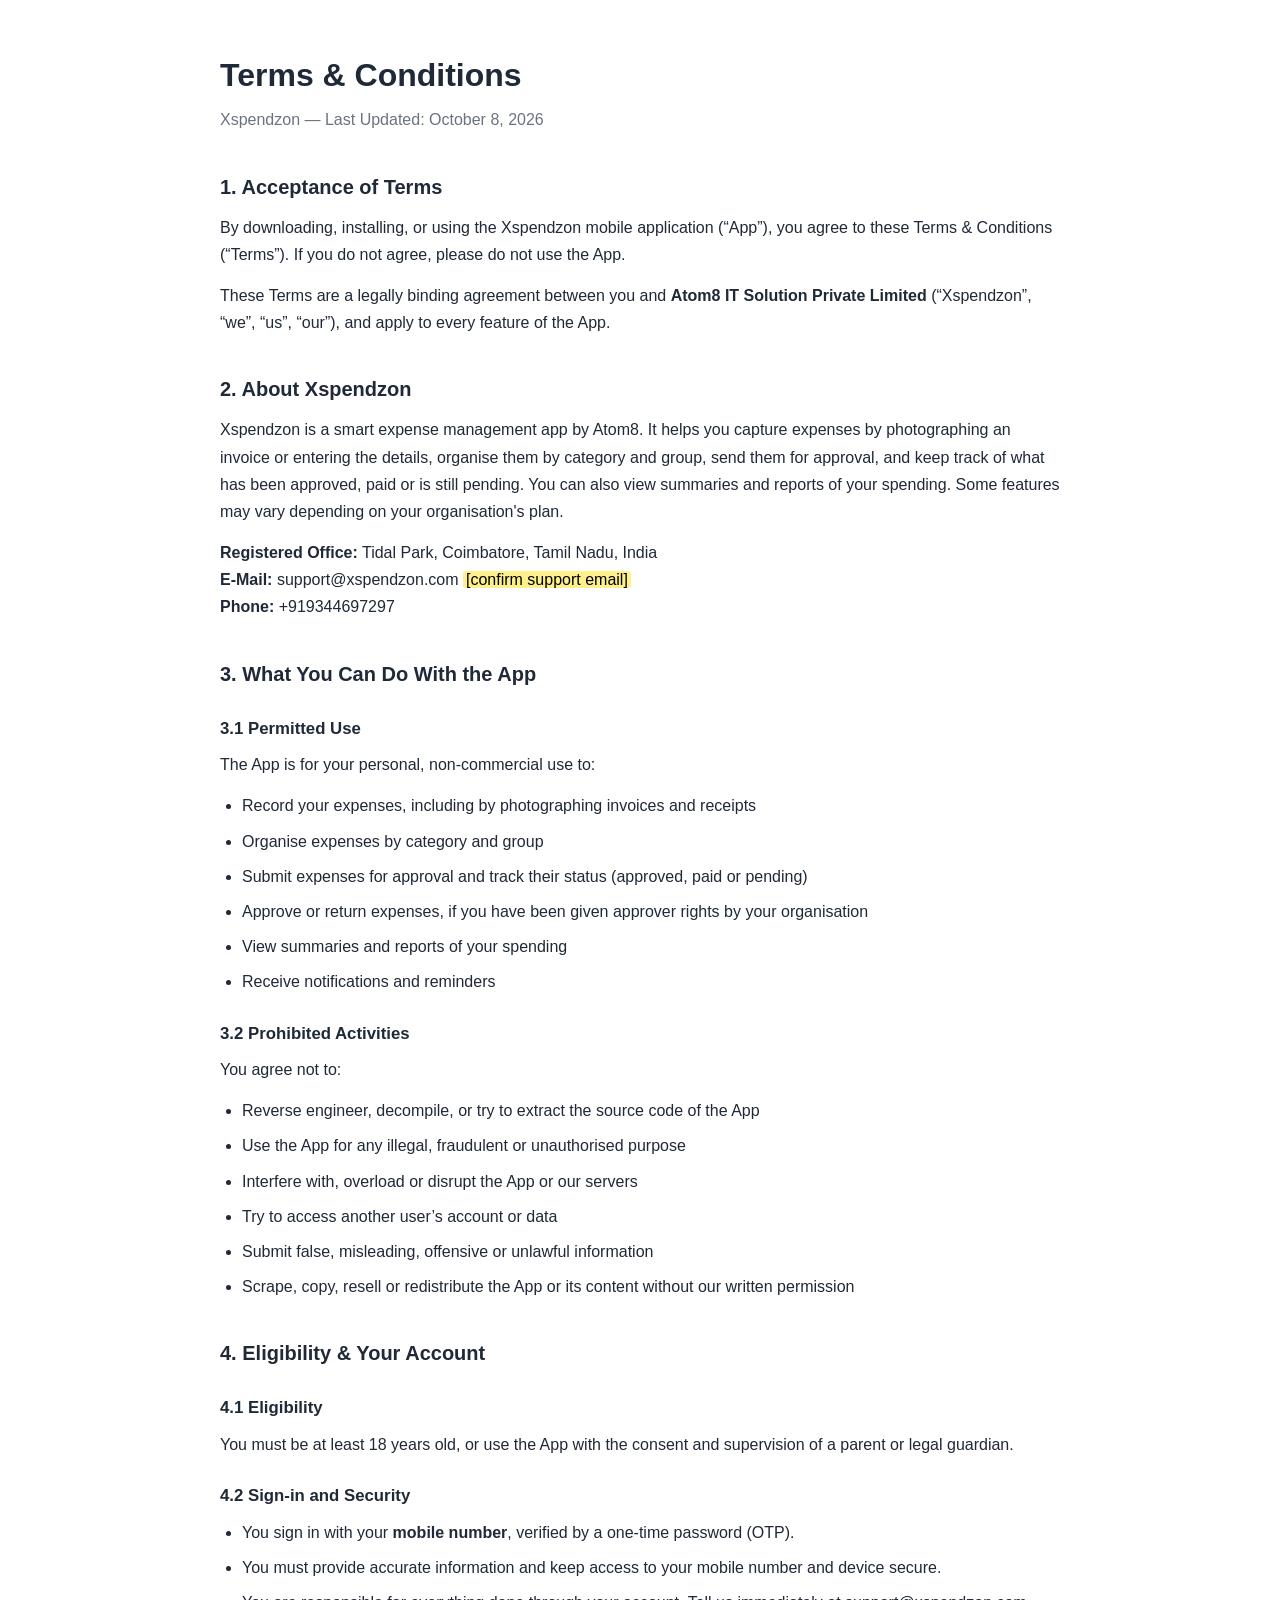
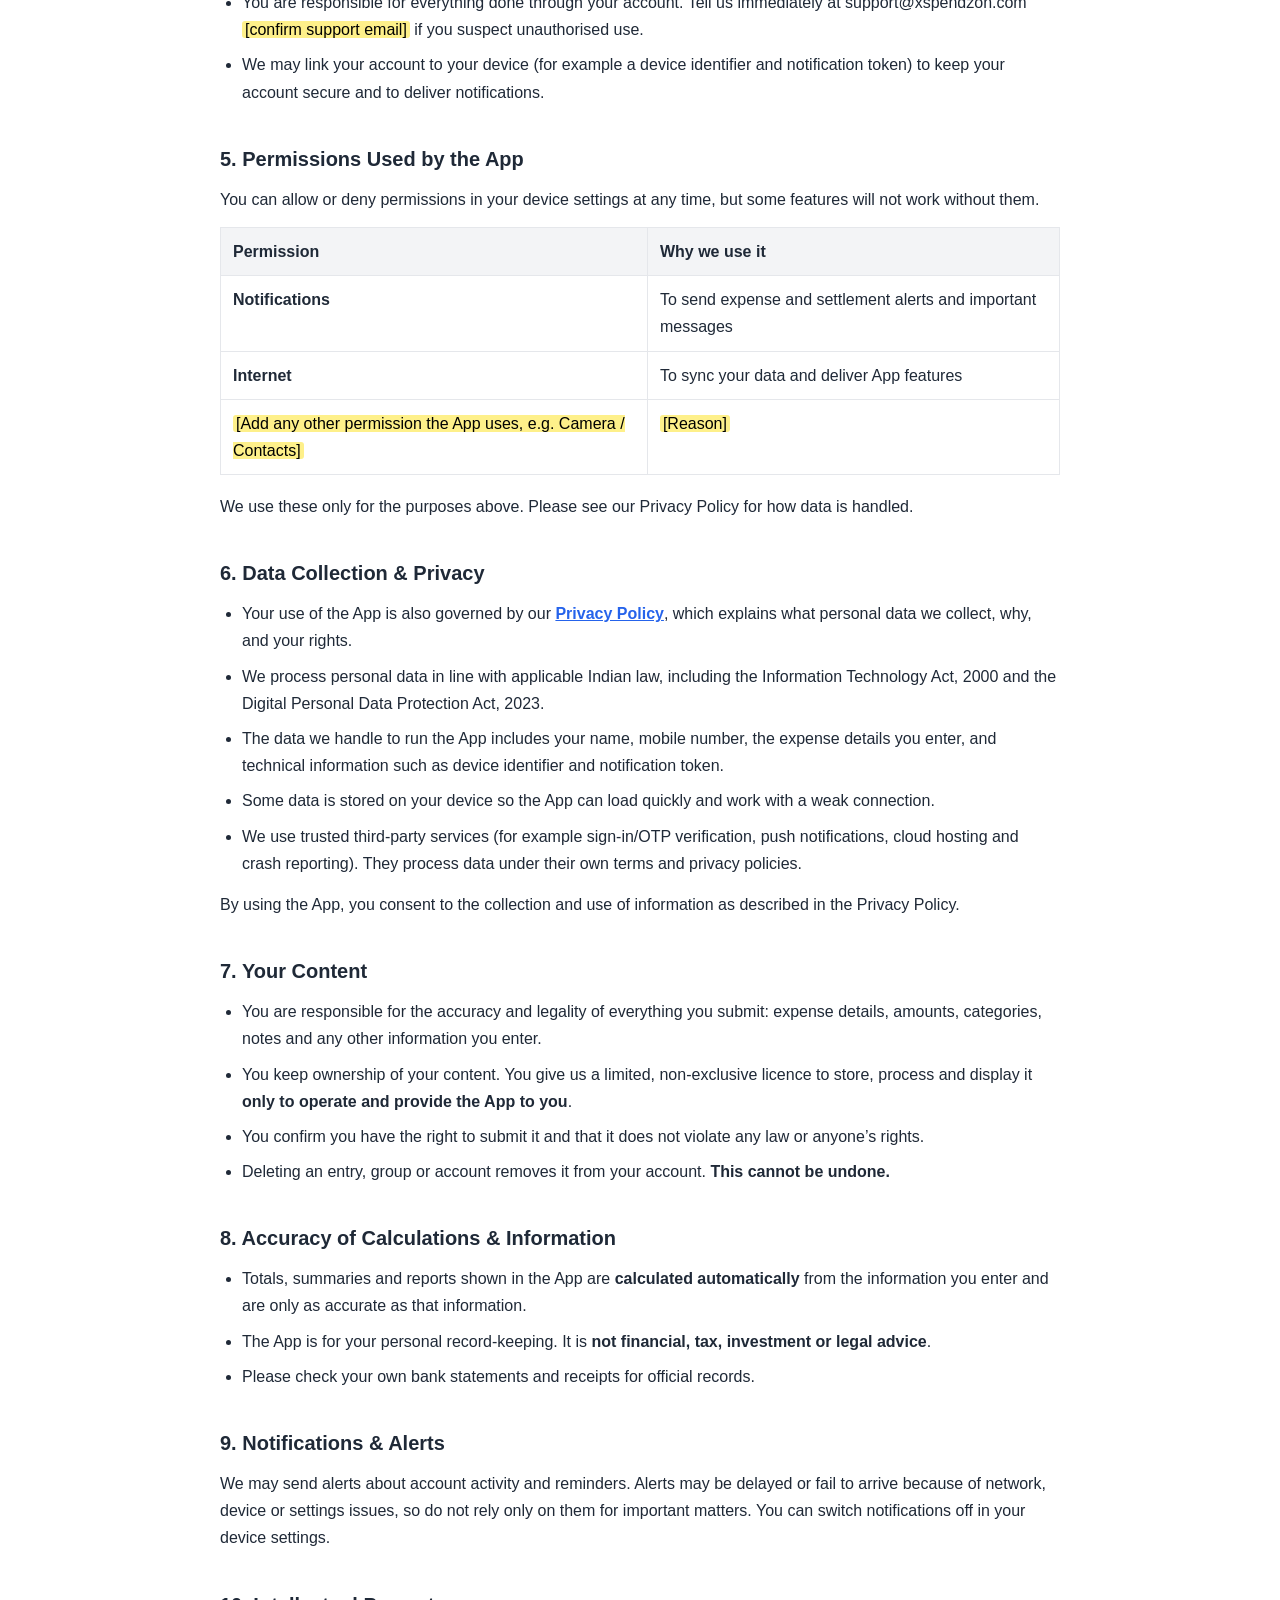
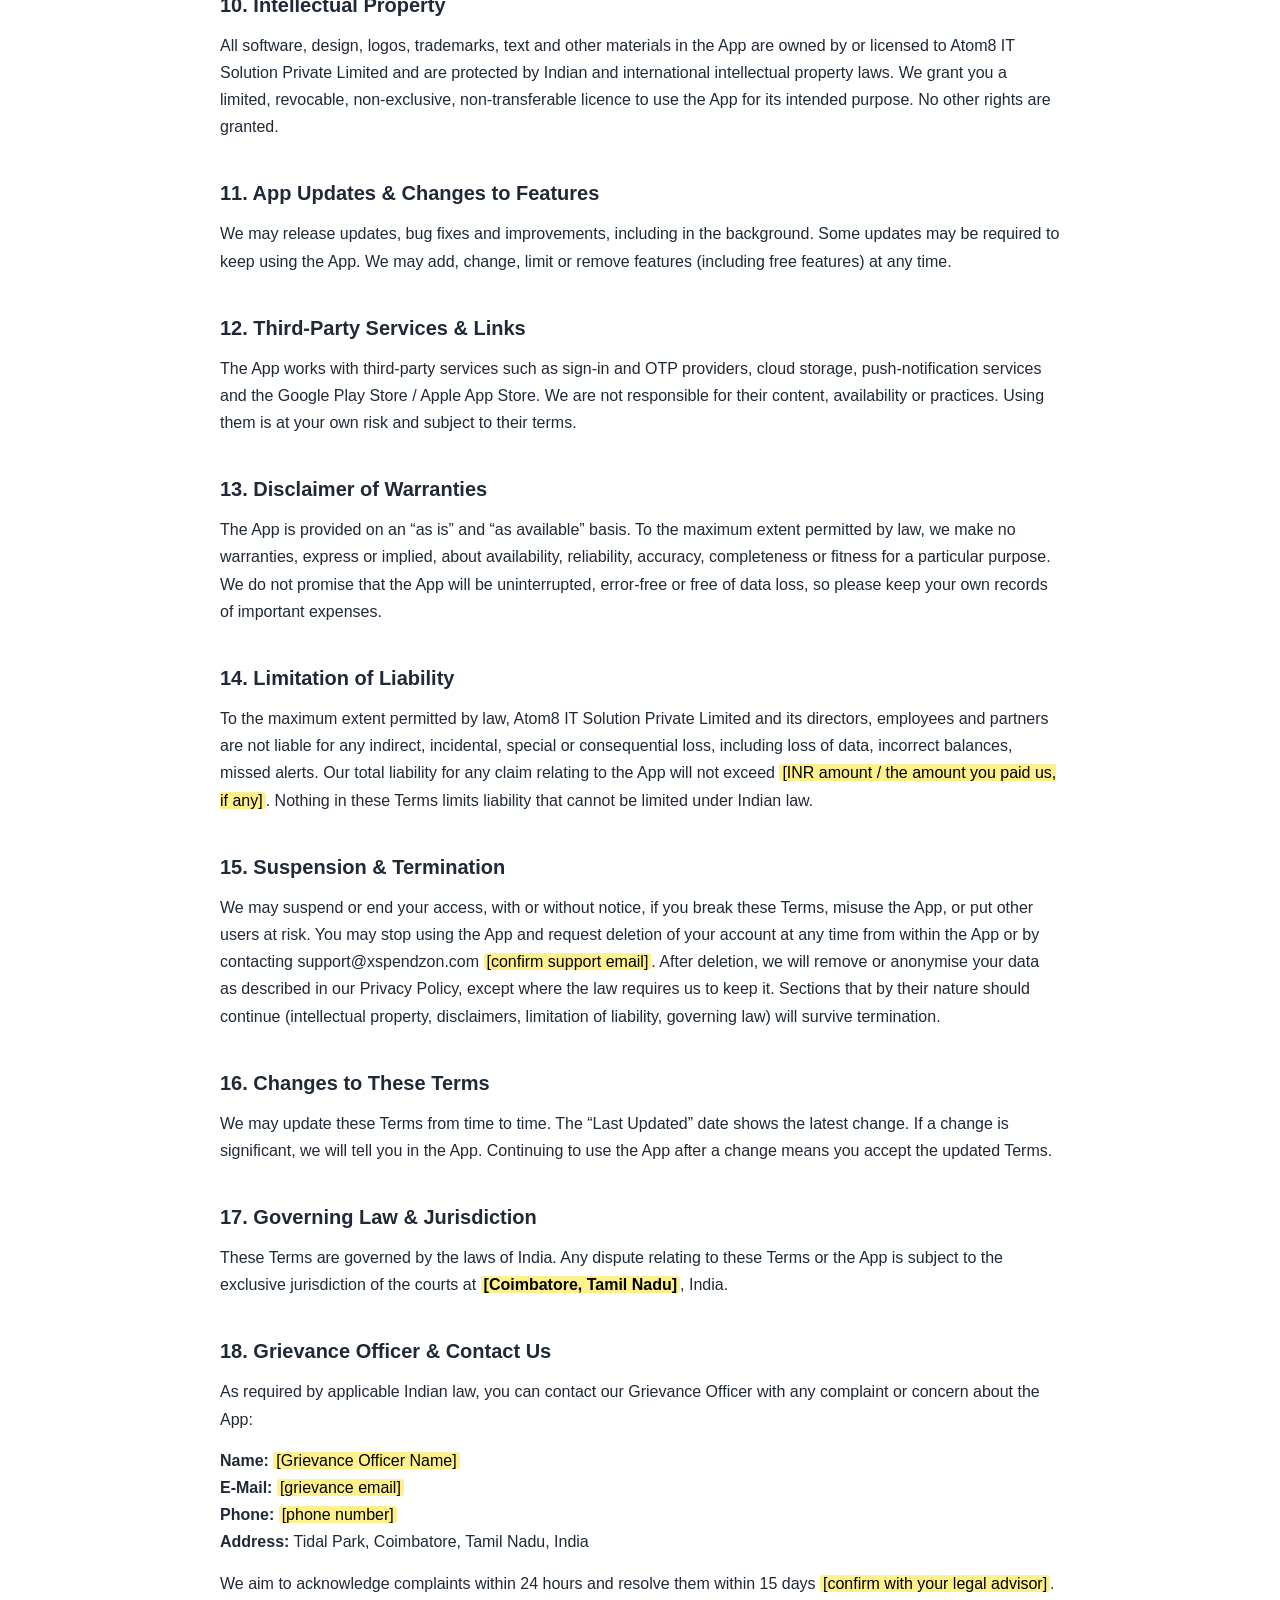
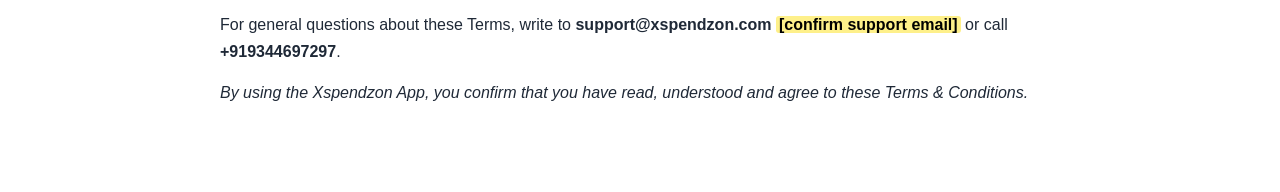
<file: Xspendzon/term.html>
<!DOCTYPE html>
<html lang="en">
<head>
<meta charset="UTF-8">
<meta name="viewport" content="width=device-width, initial-scale=1">
<title>Terms &amp; Conditions | Xspendzon</title>
<style>
:root{--text:#1f2937;--muted:#6b7280;--bg:#ffffff;--border:#e5e7eb;--accent:#2563eb;--head-bg:#f3f4f6}
*{box-sizing:border-box}
body{margin:0;background:var(--bg);color:var(--text);font-family:'Segoe UI',Roboto,Arial,sans-serif;line-height:1.7}
.legal-page{max-width:880px;margin:0 auto;padding:48px 20px 72px}
.legal-page h1{font-size:2rem;margin:0 0 4px}
.legal-page .updated{color:var(--muted);margin:0 0 32px}
.legal-page h2{font-size:1.25rem;margin:36px 0 10px}
.legal-page h3{font-size:1.05rem;margin:24px 0 8px}
.legal-page p{margin:0 0 14px}
.legal-page ul{padding-left:22px;margin:0 0 14px}
.legal-page li{margin-bottom:8px}
.legal-page a{color:var(--accent)}
.table-wrap{overflow-x:auto;margin:0 0 18px}
.legal-page table{border-collapse:collapse;width:100%;min-width:480px}
.legal-page th,.legal-page td{border:1px solid var(--border);padding:10px 12px;text-align:left;vertical-align:top}
.legal-page th{background:var(--head-bg)}
.legal-page mark{background:#fef08a;padding:0 3px;border-radius:3px}
</style>
</head>
<body>
<main class="legal-page">
<h1>Terms &amp; Conditions</h1>
<p class="updated">Xspendzon — Last Updated: October 8, 2026</p>
<h2>1. Acceptance of Terms</h2>
<p>By downloading, installing, or using the Xspendzon mobile application (“App”), you agree to these Terms &amp; Conditions (“Terms”). If you do not agree, please do not use the App.</p><p>These Terms are a legally binding agreement between you and <strong>Atom8 IT Solution Private Limited</strong> (“Xspendzon”, “we”, “us”, “our”), and apply to every feature of the App.</p>
<h2>2. About Xspendzon</h2>
<p>Xspendzon is a smart expense management app by Atom8. It helps you capture expenses by photographing an invoice or entering the details, organise them by category and group, send them for approval, and keep track of what has been approved, paid or is still pending. You can also view summaries and reports of your spending. Some features may vary depending on your organisation's plan.</p><p><strong>Registered Office:</strong> Tidal Park, Coimbatore, Tamil Nadu, India<br><strong>E-Mail:</strong> support@xspendzon.com <mark>[confirm support email]</mark><br><strong>Phone:</strong> +919344697297</p>
<h2>3. What You Can Do With the App</h2>
<h3>3.1 Permitted Use</h3><p>The App is for your personal, non-commercial use to:</p><ul><li>Record your expenses, including by photographing invoices and receipts</li><li>Organise expenses by category and group</li><li>Submit expenses for approval and track their status (approved, paid or pending)</li><li>Approve or return expenses, if you have been given approver rights by your organisation</li><li>View summaries and reports of your spending</li><li>Receive notifications and reminders</li></ul><h3>3.2 Prohibited Activities</h3><p>You agree not to:</p><ul><li>Reverse engineer, decompile, or try to extract the source code of the App</li><li>Use the App for any illegal, fraudulent or unauthorised purpose</li><li>Interfere with, overload or disrupt the App or our servers</li><li>Try to access another user’s account or data</li><li>Submit false, misleading, offensive or unlawful information</li><li>Scrape, copy, resell or redistribute the App or its content without our written permission</li></ul>
<h2>4. Eligibility &amp; Your Account</h2>
<h3>4.1 Eligibility</h3><p>You must be at least 18 years old, or use the App with the consent and supervision of a parent or legal guardian.</p><h3>4.2 Sign-in and Security</h3><ul><li>You sign in with your <strong>mobile number</strong>, verified by a one-time password (OTP).</li><li>You must provide accurate information and keep access to your mobile number and device secure.</li><li>You are responsible for everything done through your account. Tell us immediately at support@xspendzon.com <mark>[confirm support email]</mark> if you suspect unauthorised use.</li><li>We may link your account to your device (for example a device identifier and notification token) to keep your account secure and to deliver notifications.</li></ul>
<h2>5. Permissions Used by the App</h2>
<p>You can allow or deny permissions in your device settings at any time, but some features will not work without them.</p><div class="table-wrap"><table><thead><tr><th>Permission</th><th>Why we use it</th></tr></thead><tbody><tr><td><strong>Notifications</strong></td><td>To send expense and settlement alerts and important messages</td></tr><tr><td><strong>Internet</strong></td><td>To sync your data and deliver App features</td></tr><tr><td><mark>[Add any other permission the App uses, e.g. Camera / Contacts]</mark></td><td><mark>[Reason]</mark></td></tr></tbody></table></div><p>We use these only for the purposes above. Please see our Privacy Policy for how data is handled.</p>
<h2>6. Data Collection &amp; Privacy</h2>
<ul><li>Your use of the App is also governed by our <a href="privacy.html"><strong>Privacy Policy</strong></a>, which explains what personal data we collect, why, and your rights.</li><li>We process personal data in line with applicable Indian law, including the Information Technology Act, 2000 and the Digital Personal Data Protection Act, 2023.</li><li>The data we handle to run the App includes your name, mobile number, the expense details you enter, and technical information such as device identifier and notification token.</li><li>Some data is stored on your device so the App can load quickly and work with a weak connection.</li><li>We use trusted third-party services (for example sign-in/OTP verification, push notifications, cloud hosting and crash reporting). They process data under their own terms and privacy policies.</li></ul><p>By using the App, you consent to the collection and use of information as described in the Privacy Policy.</p>
<h2>7. Your Content</h2>
<ul><li>You are responsible for the accuracy and legality of everything you submit: expense details, amounts, categories, notes and any other information you enter.</li><li>You keep ownership of your content. You give us a limited, non-exclusive licence to store, process and display it <strong>only to operate and provide the App to you</strong>.</li><li>You confirm you have the right to submit it and that it does not violate any law or anyone’s rights.</li><li>Deleting an entry, group or account removes it from your account. <strong>This cannot be undone.</strong></li></ul>
<h2>8. Accuracy of Calculations &amp; Information</h2>
<ul><li>Totals, summaries and reports shown in the App are <strong>calculated automatically</strong> from the information you enter and are only as accurate as that information.</li><li>The App is for your personal record-keeping. It is <strong>not financial, tax, investment or legal advice</strong>.</li><li>Please check your own bank statements and receipts for official records.</li></ul>
<h2>9. Notifications &amp; Alerts</h2>
<p>We may send alerts about account activity and reminders. Alerts may be delayed or fail to arrive because of network, device or settings issues, so do not rely only on them for important matters. You can switch notifications off in your device settings.</p>
<h2>10. Intellectual Property</h2>
<p>All software, design, logos, trademarks, text and other materials in the App are owned by or licensed to Atom8 IT Solution Private Limited and are protected by Indian and international intellectual property laws. We grant you a limited, revocable, non-exclusive, non-transferable licence to use the App for its intended purpose. No other rights are granted.</p>
<h2>11. App Updates &amp; Changes to Features</h2>
<p>We may release updates, bug fixes and improvements, including in the background. Some updates may be required to keep using the App. We may add, change, limit or remove features (including free features) at any time.</p>
<h2>12. Third-Party Services &amp; Links</h2>
<p>The App works with third-party services such as sign-in and OTP providers, cloud storage, push-notification services and the Google Play Store / Apple App Store. We are not responsible for their content, availability or practices. Using them is at your own risk and subject to their terms.</p>
<h2>13. Disclaimer of Warranties</h2>
<p>The App is provided on an “as is” and “as available” basis. To the maximum extent permitted by law, we make no warranties, express or implied, about availability, reliability, accuracy, completeness or fitness for a particular purpose. We do not promise that the App will be uninterrupted, error-free or free of data loss, so please keep your own records of important expenses.</p>
<h2>14. Limitation of Liability</h2>
<p>To the maximum extent permitted by law, Atom8 IT Solution Private Limited and its directors, employees and partners are not liable for any indirect, incidental, special or consequential loss, including loss of data, incorrect balances, missed alerts. Our total liability for any claim relating to the App will not exceed <mark>[INR amount / the amount you paid us, if any]</mark>. Nothing in these Terms limits liability that cannot be limited under Indian law.</p>
<h2>15. Suspension &amp; Termination</h2>
<p>We may suspend or end your access, with or without notice, if you break these Terms, misuse the App, or put other users at risk. You may stop using the App and request deletion of your account at any time from within the App or by contacting support@xspendzon.com <mark>[confirm support email]</mark>. After deletion, we will remove or anonymise your data as described in our Privacy Policy, except where the law requires us to keep it. Sections that by their nature should continue (intellectual property, disclaimers, limitation of liability, governing law) will survive termination.</p>
<h2>16. Changes to These Terms</h2>
<p>We may update these Terms from time to time. The “Last Updated” date shows the latest change. If a change is significant, we will tell you in the App. Continuing to use the App after a change means you accept the updated Terms.</p>
<h2>17. Governing Law &amp; Jurisdiction</h2>
<p>These Terms are governed by the laws of India. Any dispute relating to these Terms or the App is subject to the exclusive jurisdiction of the courts at <strong><mark>[Coimbatore, Tamil Nadu]</mark></strong>, India.</p>
<h2>18. Grievance Officer &amp; Contact Us</h2>
<p>As required by applicable Indian law, you can contact our Grievance Officer with any complaint or concern about the App:</p><p><strong>Name:</strong> <mark>[Grievance Officer Name]</mark><br><strong>E-Mail:</strong> <mark>[grievance email]</mark><br><strong>Phone:</strong> <mark>[phone number]</mark><br><strong>Address:</strong> Tidal Park, Coimbatore, Tamil Nadu, India</p><p>We aim to acknowledge complaints within 24 hours and resolve them within 15 days <mark>[confirm with your legal advisor]</mark>.</p><p>For general questions about these Terms, write to <strong>support@xspendzon.com <mark>[confirm support email]</mark></strong> or call <strong>+919344697297</strong>.</p>
<p><em>By using the Xspendzon App, you confirm that you have read, understood and agree to these Terms &amp; Conditions.</em></p>
</main>
</body>
</html>
</file>
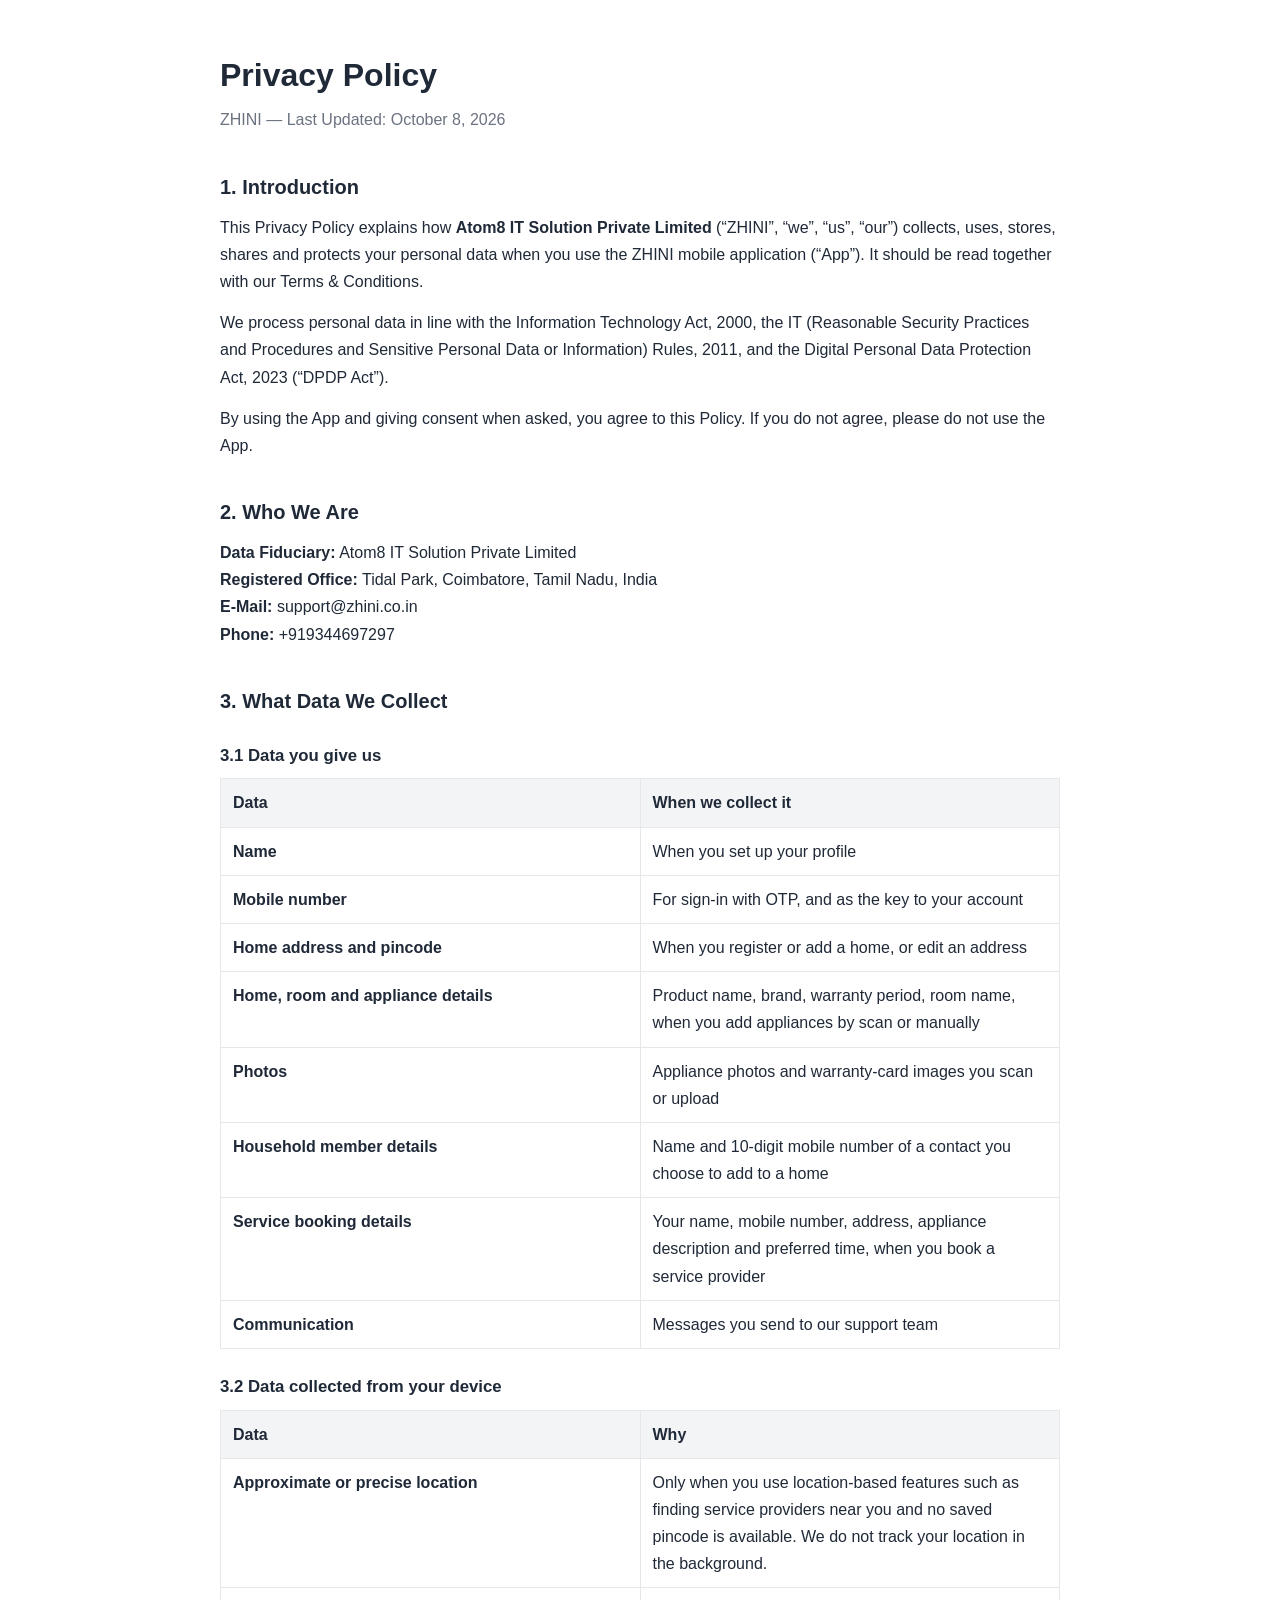
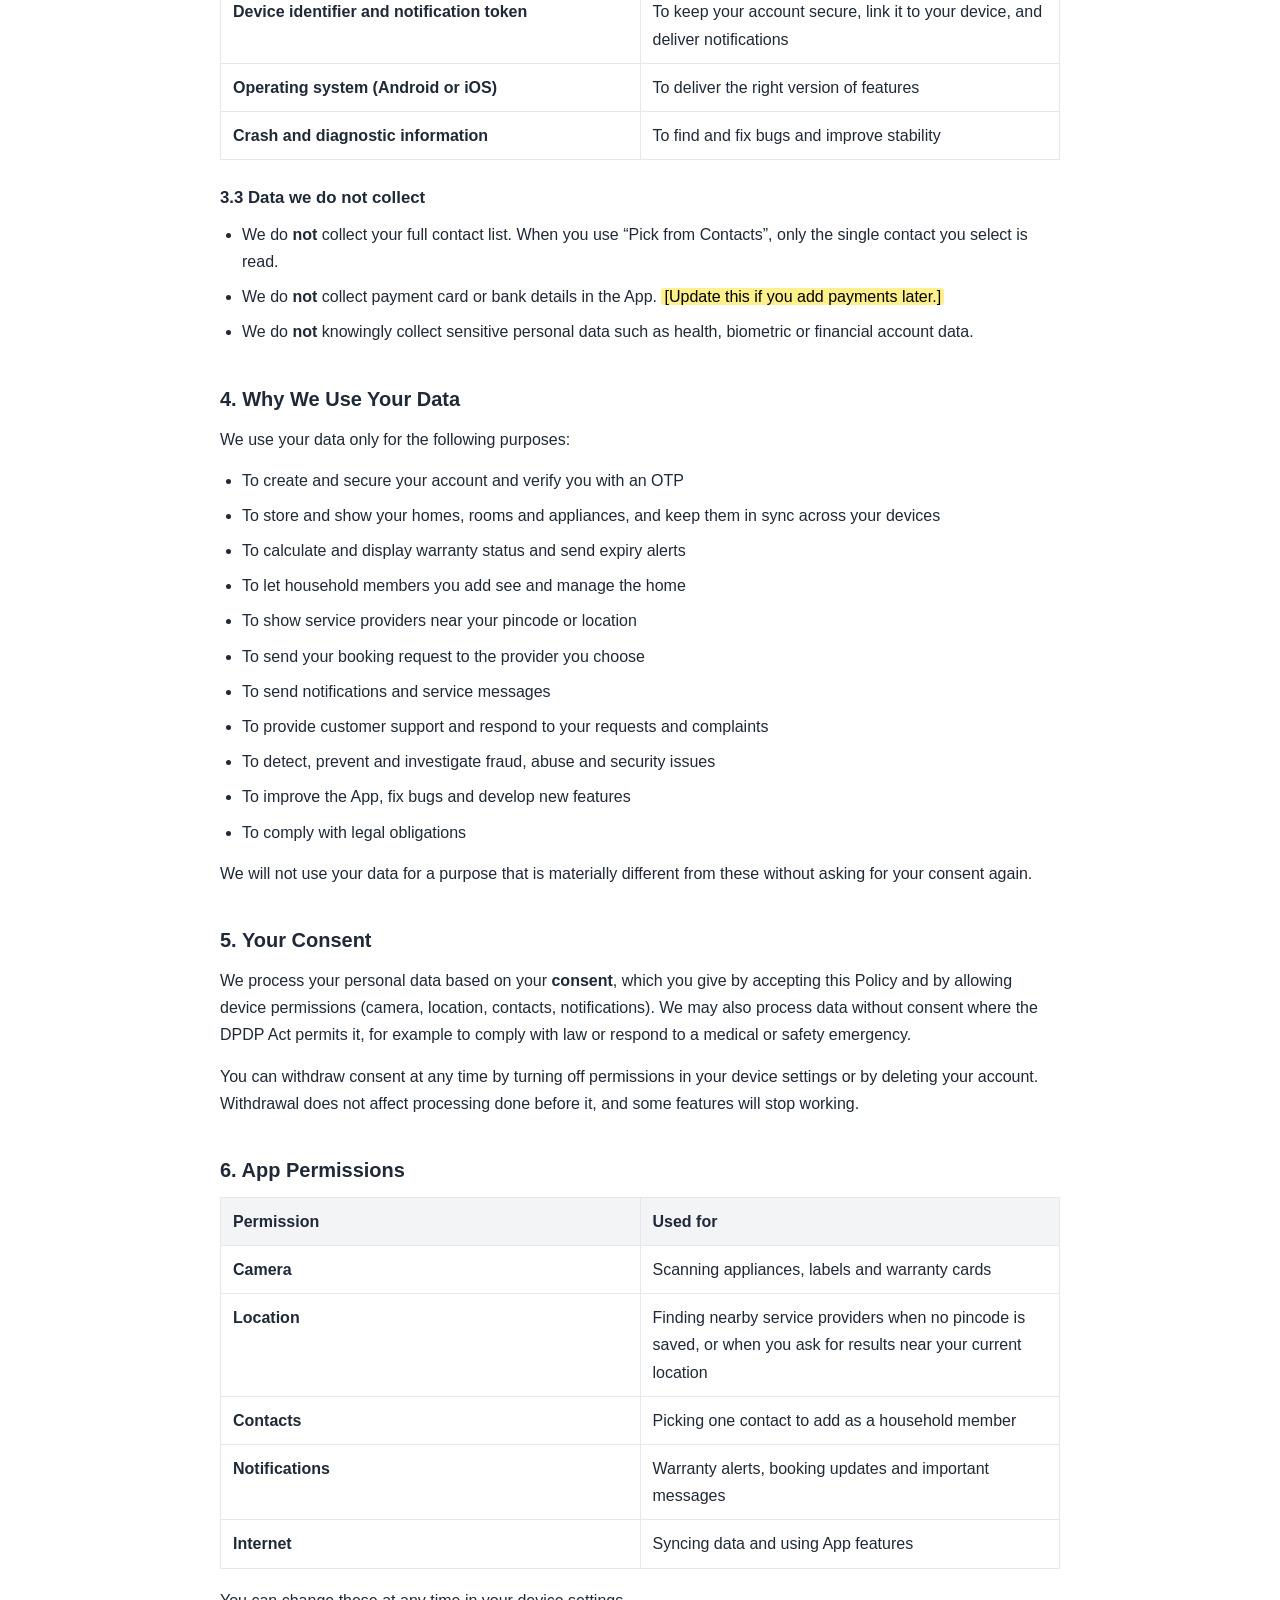
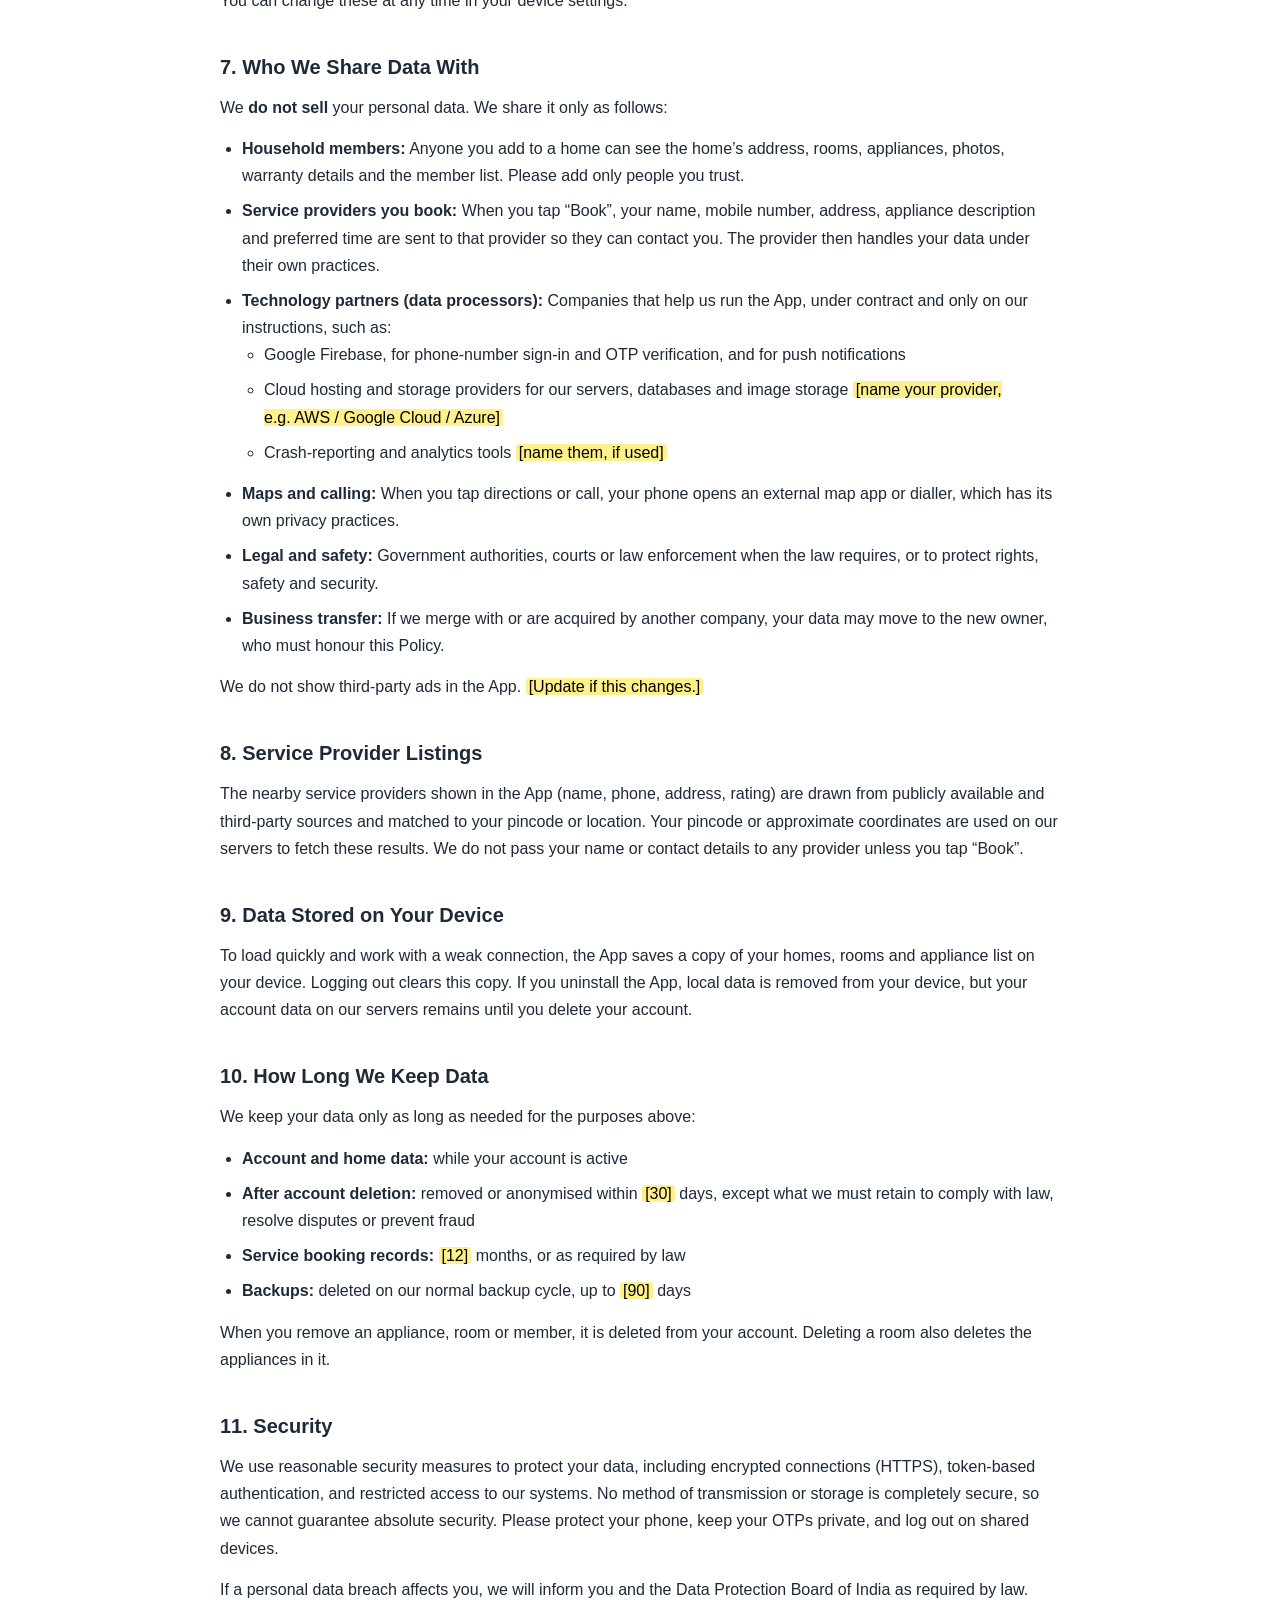
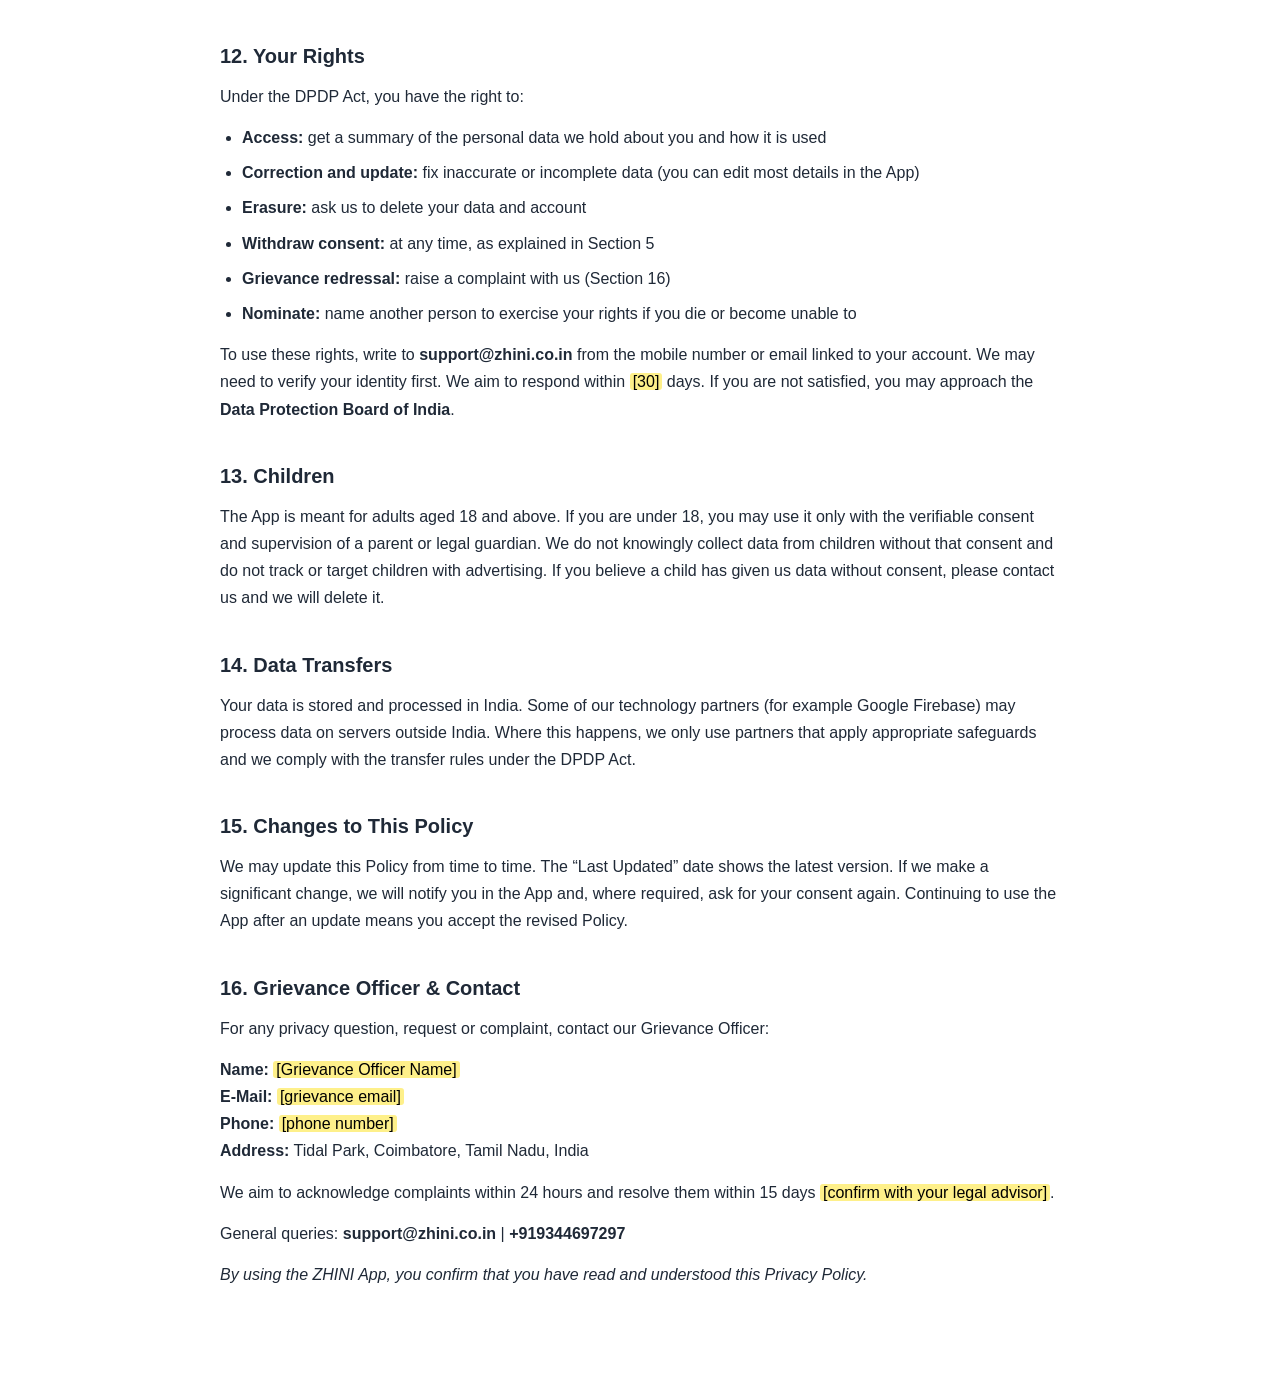
<file: Zhini/privacy.html>
<!DOCTYPE html>
<html lang="en">
<head>
<meta charset="UTF-8">
<meta name="viewport" content="width=device-width, initial-scale=1">
<title>Privacy Policy | ZHINI</title>
<style>
:root{--text:#1f2937;--muted:#6b7280;--bg:#ffffff;--border:#e5e7eb;--accent:#2563eb;--head-bg:#f3f4f6}
*{box-sizing:border-box}
body{margin:0;background:var(--bg);color:var(--text);font-family:'Segoe UI',Roboto,Arial,sans-serif;line-height:1.7}
.legal-page{max-width:880px;margin:0 auto;padding:48px 20px 72px}
.legal-page h1{font-size:2rem;margin:0 0 4px}
.legal-page .updated{color:var(--muted);margin:0 0 32px}
.legal-page h2{font-size:1.25rem;margin:36px 0 10px}
.legal-page h3{font-size:1.05rem;margin:24px 0 8px}
.legal-page p{margin:0 0 14px}
.legal-page ul{padding-left:22px;margin:0 0 14px}
.legal-page li{margin-bottom:8px}
.legal-page a{color:var(--accent)}
.table-wrap{overflow-x:auto;margin:0 0 18px}
.legal-page table{border-collapse:collapse;width:100%;min-width:480px}
.legal-page th,.legal-page td{border:1px solid var(--border);padding:10px 12px;text-align:left;vertical-align:top}
.legal-page th{background:var(--head-bg)}
.legal-page mark{background:#fef08a;padding:0 3px;border-radius:3px}
</style>
</head>
<body>
<main class="legal-page">
<h1>Privacy Policy</h1>
<p class="updated">ZHINI — Last Updated: October 8, 2026</p>
<h2 id="introduction">1. Introduction</h2>
<p>This Privacy Policy explains how <strong>Atom8 IT Solution Private Limited</strong> (“ZHINI”, “we”, “us”, “our”) collects, uses, stores, shares and protects your personal data when you use the ZHINI mobile application (“App”). It should be read together with our Terms &amp; Conditions.</p>
<p>We process personal data in line with the Information Technology Act, 2000, the IT (Reasonable Security Practices and Procedures and Sensitive Personal Data or Information) Rules, 2011, and the Digital Personal Data Protection Act, 2023 (“DPDP Act”).</p>
<p>By using the App and giving consent when asked, you agree to this Policy. If you do not agree, please do not use the App.</p>
<h2 id="who-we-are">2. Who We Are</h2>
<p><strong>Data Fiduciary:</strong> Atom8 IT Solution Private Limited<br />
<strong>Registered Office:</strong> Tidal Park, Coimbatore, Tamil Nadu, India<br />
<strong>E-Mail:</strong> support@zhini.co.in<br />
<strong>Phone:</strong> +919344697297</p>
<h2 id="what-data-we-collect">3. What Data We Collect</h2>
<h3 id="data-you-give-us">3.1 Data you give us</h3>
<div class="table-wrap"><table>
<colgroup>
<col style="width: 50%" />
<col style="width: 50%" />
</colgroup>
<thead>
<tr class="header">
<th>Data</th>
<th>When we collect it</th>
</tr>
</thead>
<tbody>
<tr class="odd">
<td><strong>Name</strong></td>
<td>When you set up your profile</td>
</tr>
<tr class="even">
<td><strong>Mobile number</strong></td>
<td>For sign-in with OTP, and as the key to your account</td>
</tr>
<tr class="odd">
<td><strong>Home address and pincode</strong></td>
<td>When you register or add a home, or edit an address</td>
</tr>
<tr class="even">
<td><strong>Home, room and appliance details</strong></td>
<td>Product name, brand, warranty period, room name, when you add appliances by scan or manually</td>
</tr>
<tr class="odd">
<td><strong>Photos</strong></td>
<td>Appliance photos and warranty-card images you scan or upload</td>
</tr>
<tr class="even">
<td><strong>Household member details</strong></td>
<td>Name and 10-digit mobile number of a contact you choose to add to a home</td>
</tr>
<tr class="odd">
<td><strong>Service booking details</strong></td>
<td>Your name, mobile number, address, appliance description and preferred time, when you book a service provider</td>
</tr>
<tr class="even">
<td><strong>Communication</strong></td>
<td>Messages you send to our support team</td>
</tr>
</tbody>
</table></div>
<h3 id="data-collected-from-your-device">3.2 Data collected from your device</h3>
<div class="table-wrap"><table>
<colgroup>
<col style="width: 50%" />
<col style="width: 50%" />
</colgroup>
<thead>
<tr class="header">
<th>Data</th>
<th>Why</th>
</tr>
</thead>
<tbody>
<tr class="odd">
<td><strong>Approximate or precise location</strong></td>
<td>Only when you use location-based features such as finding service providers near you and no saved pincode is available. We do not track your location in the background.</td>
</tr>
<tr class="even">
<td><strong>Device identifier and notification token</strong></td>
<td>To keep your account secure, link it to your device, and deliver notifications</td>
</tr>
<tr class="odd">
<td><strong>Operating system (Android or iOS)</strong></td>
<td>To deliver the right version of features</td>
</tr>
<tr class="even">
<td><strong>Crash and diagnostic information</strong></td>
<td>To find and fix bugs and improve stability</td>
</tr>
</tbody>
</table></div>
<h3 id="data-we-do-not-collect">3.3 Data we do not collect</h3>
<ul>
<li>We do <strong>not</strong> collect your full contact list. When you use “Pick from Contacts”, only the single contact you select is read.</li>
<li>We do <strong>not</strong> collect payment card or bank details in the App. <mark>[Update this if you add payments later.]</mark></li>
<li>We do <strong>not</strong> knowingly collect sensitive personal data such as health, biometric or financial account data.</li>
</ul>
<h2 id="why-we-use-your-data">4. Why We Use Your Data</h2>
<p>We use your data only for the following purposes:</p>
<ul>
<li>To create and secure your account and verify you with an OTP</li>
<li>To store and show your homes, rooms and appliances, and keep them in sync across your devices</li>
<li>To calculate and display warranty status and send expiry alerts</li>
<li>To let household members you add see and manage the home</li>
<li>To show service providers near your pincode or location</li>
<li>To send your booking request to the provider you choose</li>
<li>To send notifications and service messages</li>
<li>To provide customer support and respond to your requests and complaints</li>
<li>To detect, prevent and investigate fraud, abuse and security issues</li>
<li>To improve the App, fix bugs and develop new features</li>
<li>To comply with legal obligations</li>
</ul>
<p>We will not use your data for a purpose that is materially different from these without asking for your consent again.</p>
<h2 id="your-consent">5. Your Consent</h2>
<p>We process your personal data based on your <strong>consent</strong>, which you give by accepting this Policy and by allowing device permissions (camera, location, contacts, notifications). We may also process data without consent where the DPDP Act permits it, for example to comply with law or respond to a medical or safety emergency.</p>
<p>You can withdraw consent at any time by turning off permissions in your device settings or by deleting your account. Withdrawal does not affect processing done before it, and some features will stop working.</p>
<h2 id="app-permissions">6. App Permissions</h2>
<div class="table-wrap"><table>
<colgroup>
<col style="width: 50%" />
<col style="width: 50%" />
</colgroup>
<thead>
<tr class="header">
<th>Permission</th>
<th>Used for</th>
</tr>
</thead>
<tbody>
<tr class="odd">
<td><strong>Camera</strong></td>
<td>Scanning appliances, labels and warranty cards</td>
</tr>
<tr class="even">
<td><strong>Location</strong></td>
<td>Finding nearby service providers when no pincode is saved, or when you ask for results near your current location</td>
</tr>
<tr class="odd">
<td><strong>Contacts</strong></td>
<td>Picking one contact to add as a household member</td>
</tr>
<tr class="even">
<td><strong>Notifications</strong></td>
<td>Warranty alerts, booking updates and important messages</td>
</tr>
<tr class="odd">
<td><strong>Internet</strong></td>
<td>Syncing data and using App features</td>
</tr>
</tbody>
</table></div>
<p>You can change these at any time in your device settings.</p>
<h2 id="who-we-share-data-with">7. Who We Share Data With</h2>
<p>We <strong>do not sell</strong> your personal data. We share it only as follows:</p>
<ul>
<li><strong>Household members:</strong> Anyone you add to a home can see the home’s address, rooms, appliances, photos, warranty details and the member list. Please add only people you trust.</li>
<li><strong>Service providers you book:</strong> When you tap “Book”, your name, mobile number, address, appliance description and preferred time are sent to that provider so they can contact you. The provider then handles your data under their own practices.</li>
<li><strong>Technology partners (data processors):</strong> Companies that help us run the App, under contract and only on our instructions, such as:
<ul>
<li>Google Firebase, for phone-number sign-in and OTP verification, and for push notifications</li>
<li>Cloud hosting and storage providers for our servers, databases and image storage <mark>[name your provider, e.g. AWS / Google Cloud / Azure]</mark></li>
<li>Crash-reporting and analytics tools <mark>[name them, if used]</mark></li>
</ul></li>
<li><strong>Maps and calling:</strong> When you tap directions or call, your phone opens an external map app or dialler, which has its own privacy practices.</li>
<li><strong>Legal and safety:</strong> Government authorities, courts or law enforcement when the law requires, or to protect rights, safety and security.</li>
<li><strong>Business transfer:</strong> If we merge with or are acquired by another company, your data may move to the new owner, who must honour this Policy.</li>
</ul>
<p>We do not show third-party ads in the App. <mark>[Update if this changes.]</mark></p>
<h2 id="service-provider-listings">8. Service Provider Listings</h2>
<p>The nearby service providers shown in the App (name, phone, address, rating) are drawn from publicly available and third-party sources and matched to your pincode or location. Your pincode or approximate coordinates are used on our servers to fetch these results. We do not pass your name or contact details to any provider unless you tap “Book”.</p>
<h2 id="data-stored-on-your-device">9. Data Stored on Your Device</h2>
<p>To load quickly and work with a weak connection, the App saves a copy of your homes, rooms and appliance list on your device. Logging out clears this copy. If you uninstall the App, local data is removed from your device, but your account data on our servers remains until you delete your account.</p>
<h2 id="how-long-we-keep-data">10. How Long We Keep Data</h2>
<p>We keep your data only as long as needed for the purposes above:</p>
<ul>
<li><strong>Account and home data:</strong> while your account is active</li>
<li><strong>After account deletion:</strong> removed or anonymised within <mark>[30]</mark> days, except what we must retain to comply with law, resolve disputes or prevent fraud</li>
<li><strong>Service booking records:</strong> <mark>[12]</mark> months, or as required by law</li>
<li><strong>Backups:</strong> deleted on our normal backup cycle, up to <mark>[90]</mark> days</li>
</ul>
<p>When you remove an appliance, room or member, it is deleted from your account. Deleting a room also deletes the appliances in it.</p>
<h2 id="security">11. Security</h2>
<p>We use reasonable security measures to protect your data, including encrypted connections (HTTPS), token-based authentication, and restricted access to our systems. No method of transmission or storage is completely secure, so we cannot guarantee absolute security. Please protect your phone, keep your OTPs private, and log out on shared devices.</p>
<p>If a personal data breach affects you, we will inform you and the Data Protection Board of India as required by law.</p>
<h2 id="your-rights">12. Your Rights</h2>
<p>Under the DPDP Act, you have the right to:</p>
<ul>
<li><strong>Access:</strong> get a summary of the personal data we hold about you and how it is used</li>
<li><strong>Correction and update:</strong> fix inaccurate or incomplete data (you can edit most details in the App)</li>
<li><strong>Erasure:</strong> ask us to delete your data and account</li>
<li><strong>Withdraw consent:</strong> at any time, as explained in Section 5</li>
<li><strong>Grievance redressal:</strong> raise a complaint with us (Section 16)</li>
<li><strong>Nominate:</strong> name another person to exercise your rights if you die or become unable to</li>
</ul>
<p>To use these rights, write to <strong>support@zhini.co.in</strong> from the mobile number or email linked to your account. We may need to verify your identity first. We aim to respond within <mark>[30]</mark> days. If you are not satisfied, you may approach the <strong>Data Protection Board of India</strong>.</p>
<h2 id="children">13. Children</h2>
<p>The App is meant for adults aged 18 and above. If you are under 18, you may use it only with the verifiable consent and supervision of a parent or legal guardian. We do not knowingly collect data from children without that consent and do not track or target children with advertising. If you believe a child has given us data without consent, please contact us and we will delete it.</p>
<h2 id="data-transfers">14. Data Transfers</h2>
<p>Your data is stored and processed in India. Some of our technology partners (for example Google Firebase) may process data on servers outside India. Where this happens, we only use partners that apply appropriate safeguards and we comply with the transfer rules under the DPDP Act.</p>
<h2 id="changes-to-this-policy">15. Changes to This Policy</h2>
<p>We may update this Policy from time to time. The “Last Updated” date shows the latest version. If we make a significant change, we will notify you in the App and, where required, ask for your consent again. Continuing to use the App after an update means you accept the revised Policy.</p>
<h2 id="grievance-officer-contact">16. Grievance Officer &amp; Contact</h2>
<p>For any privacy question, request or complaint, contact our Grievance Officer:</p>
<p><strong>Name:</strong> <mark>[Grievance Officer Name]</mark><br />
<strong>E-Mail:</strong> <mark>[grievance email]</mark><br />
<strong>Phone:</strong> <mark>[phone number]</mark><br />
<strong>Address:</strong> Tidal Park, Coimbatore, Tamil Nadu, India</p>
<p>We aim to acknowledge complaints within 24 hours and resolve them within 15 days <mark>[confirm with your legal advisor]</mark>.</p>
<p>General queries: <strong>support@zhini.co.in</strong> | <strong>+919344697297</strong></p>
<p><em>By using the ZHINI App, you confirm that you have read and understood this Privacy Policy.</em></p>

</main>
</body>
</html>
</file>
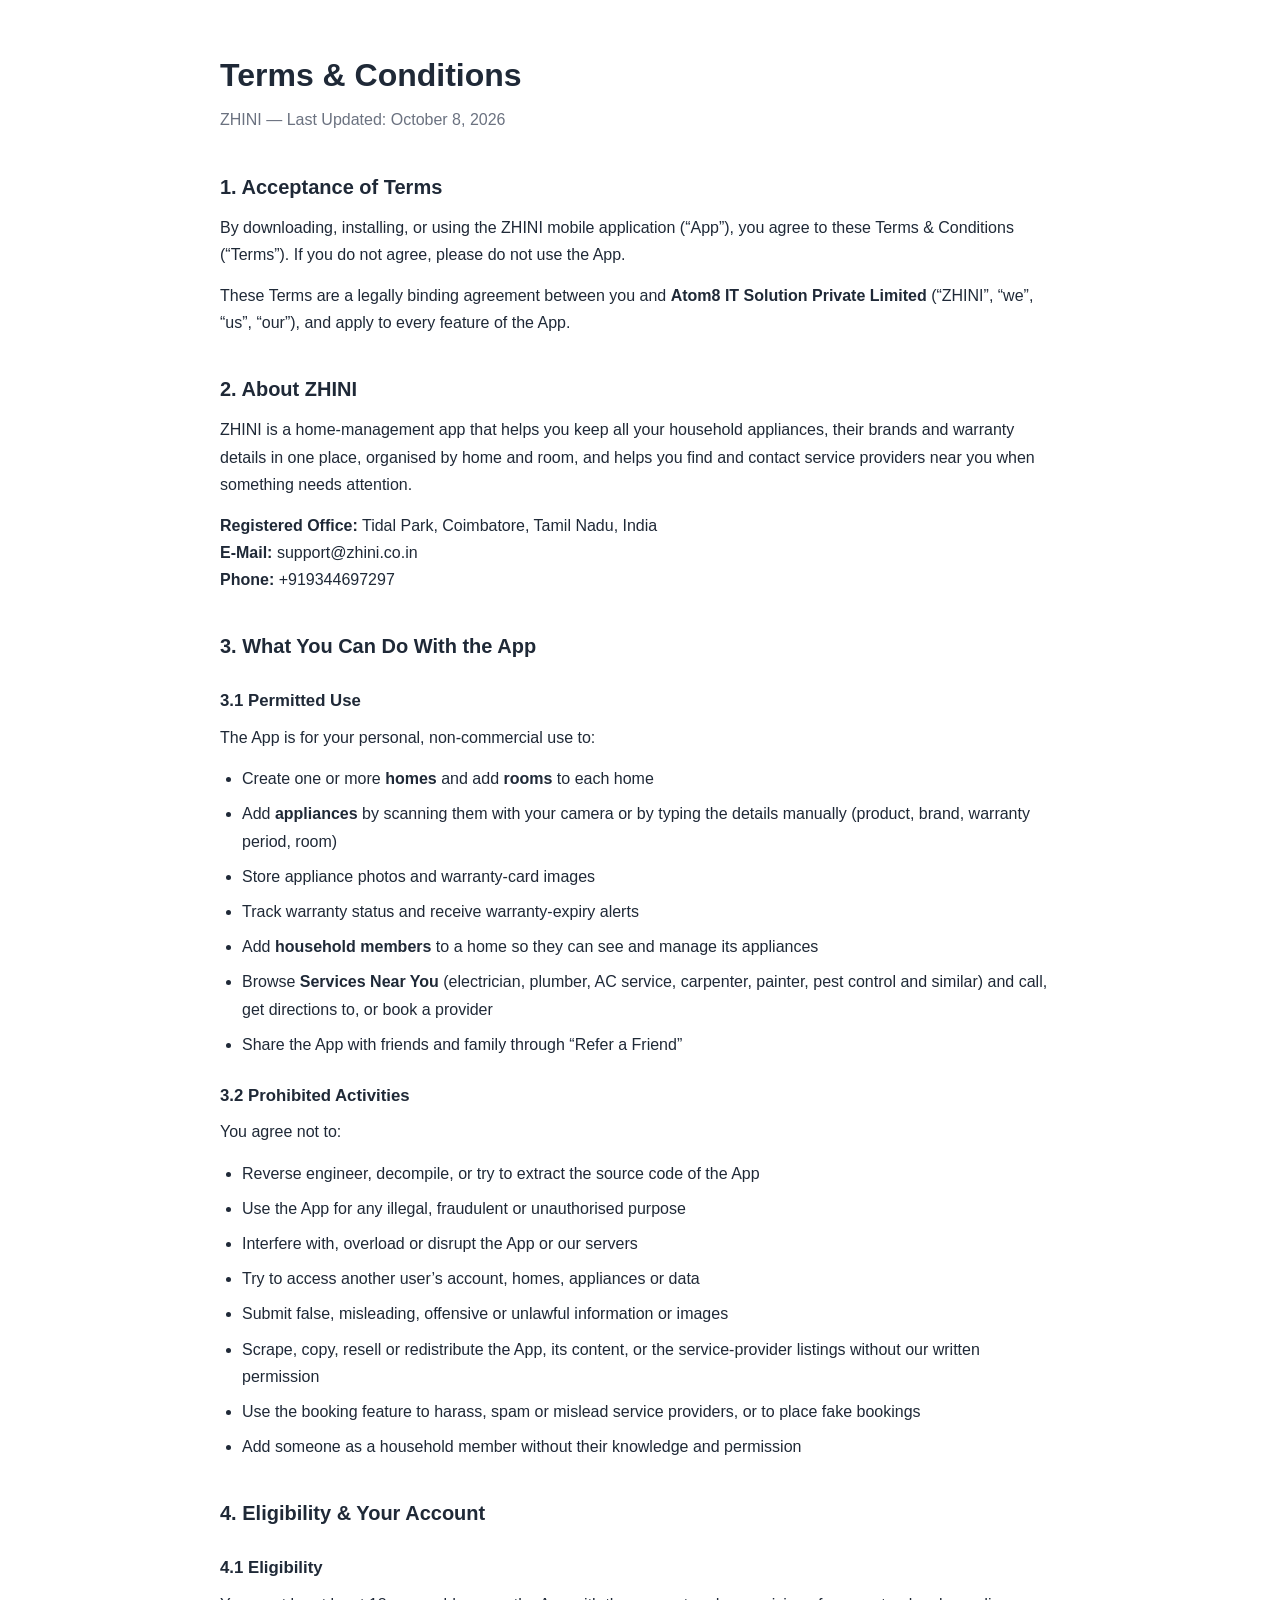
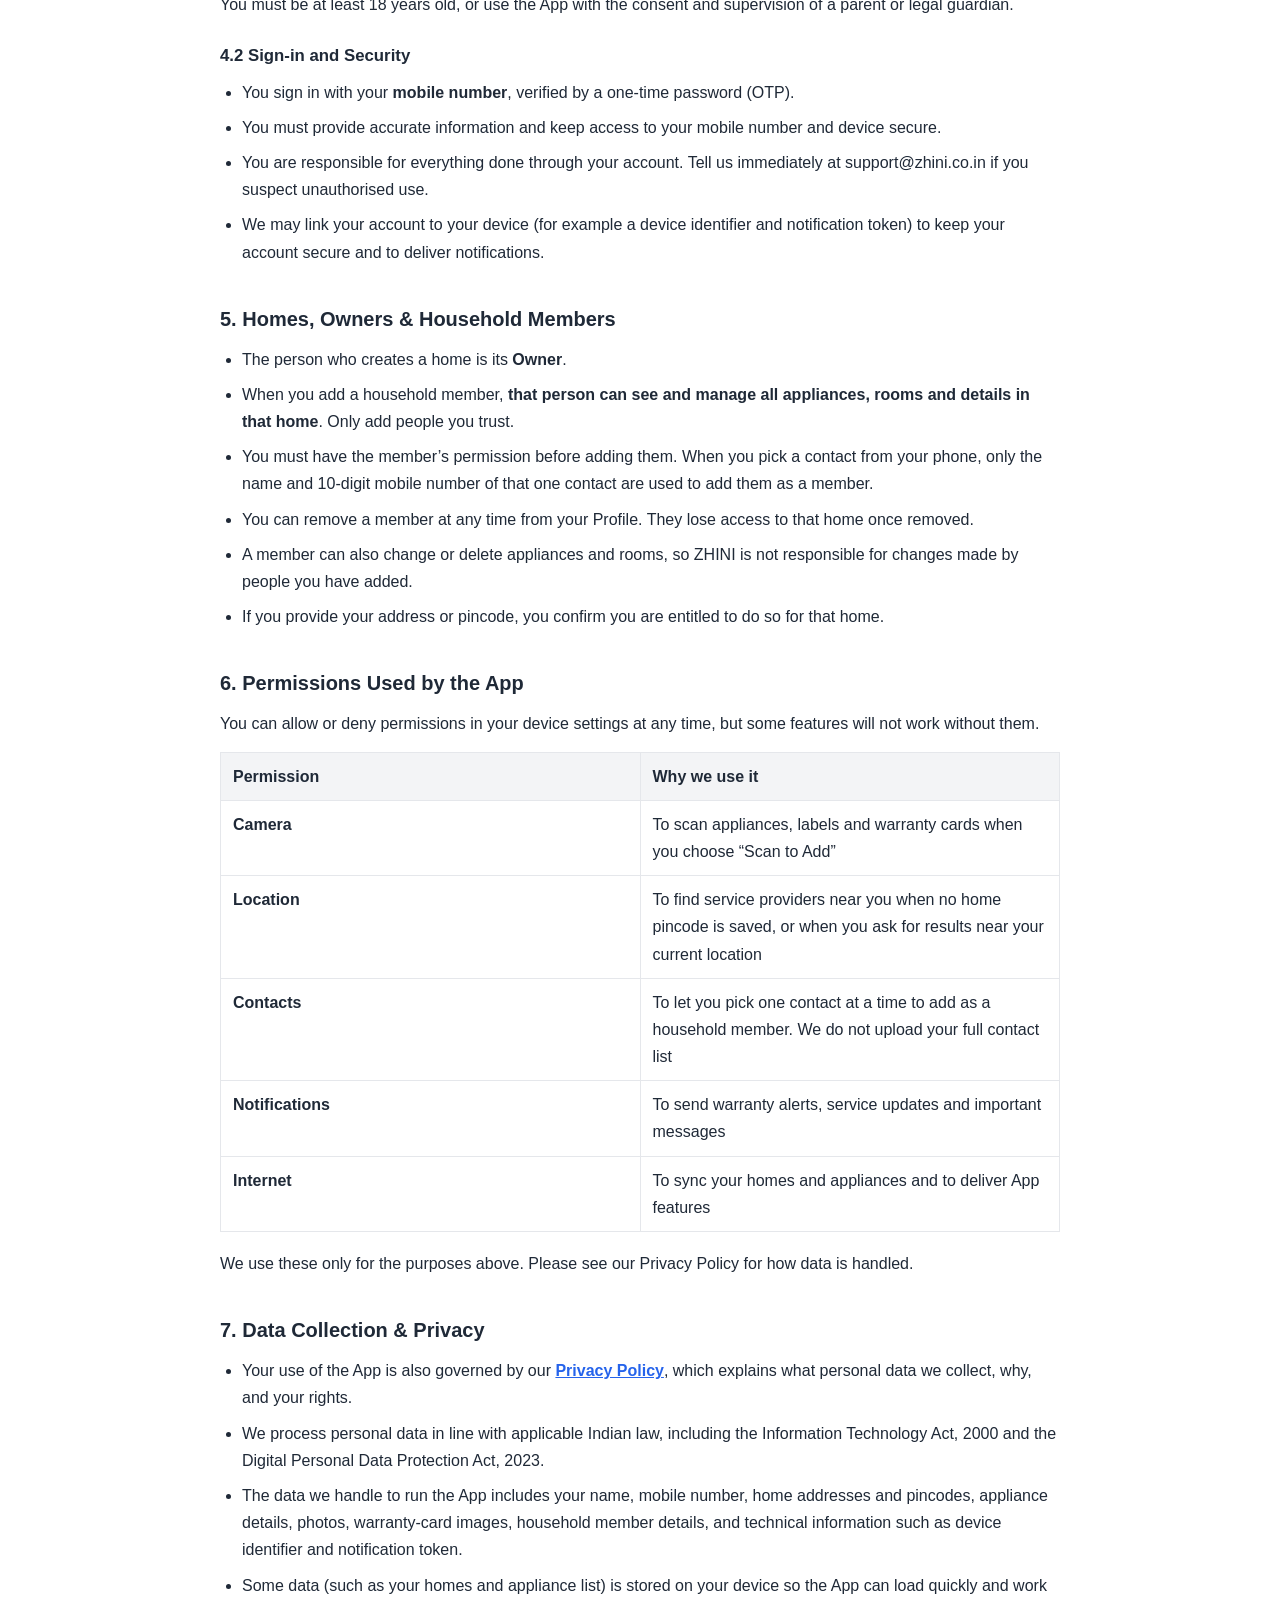
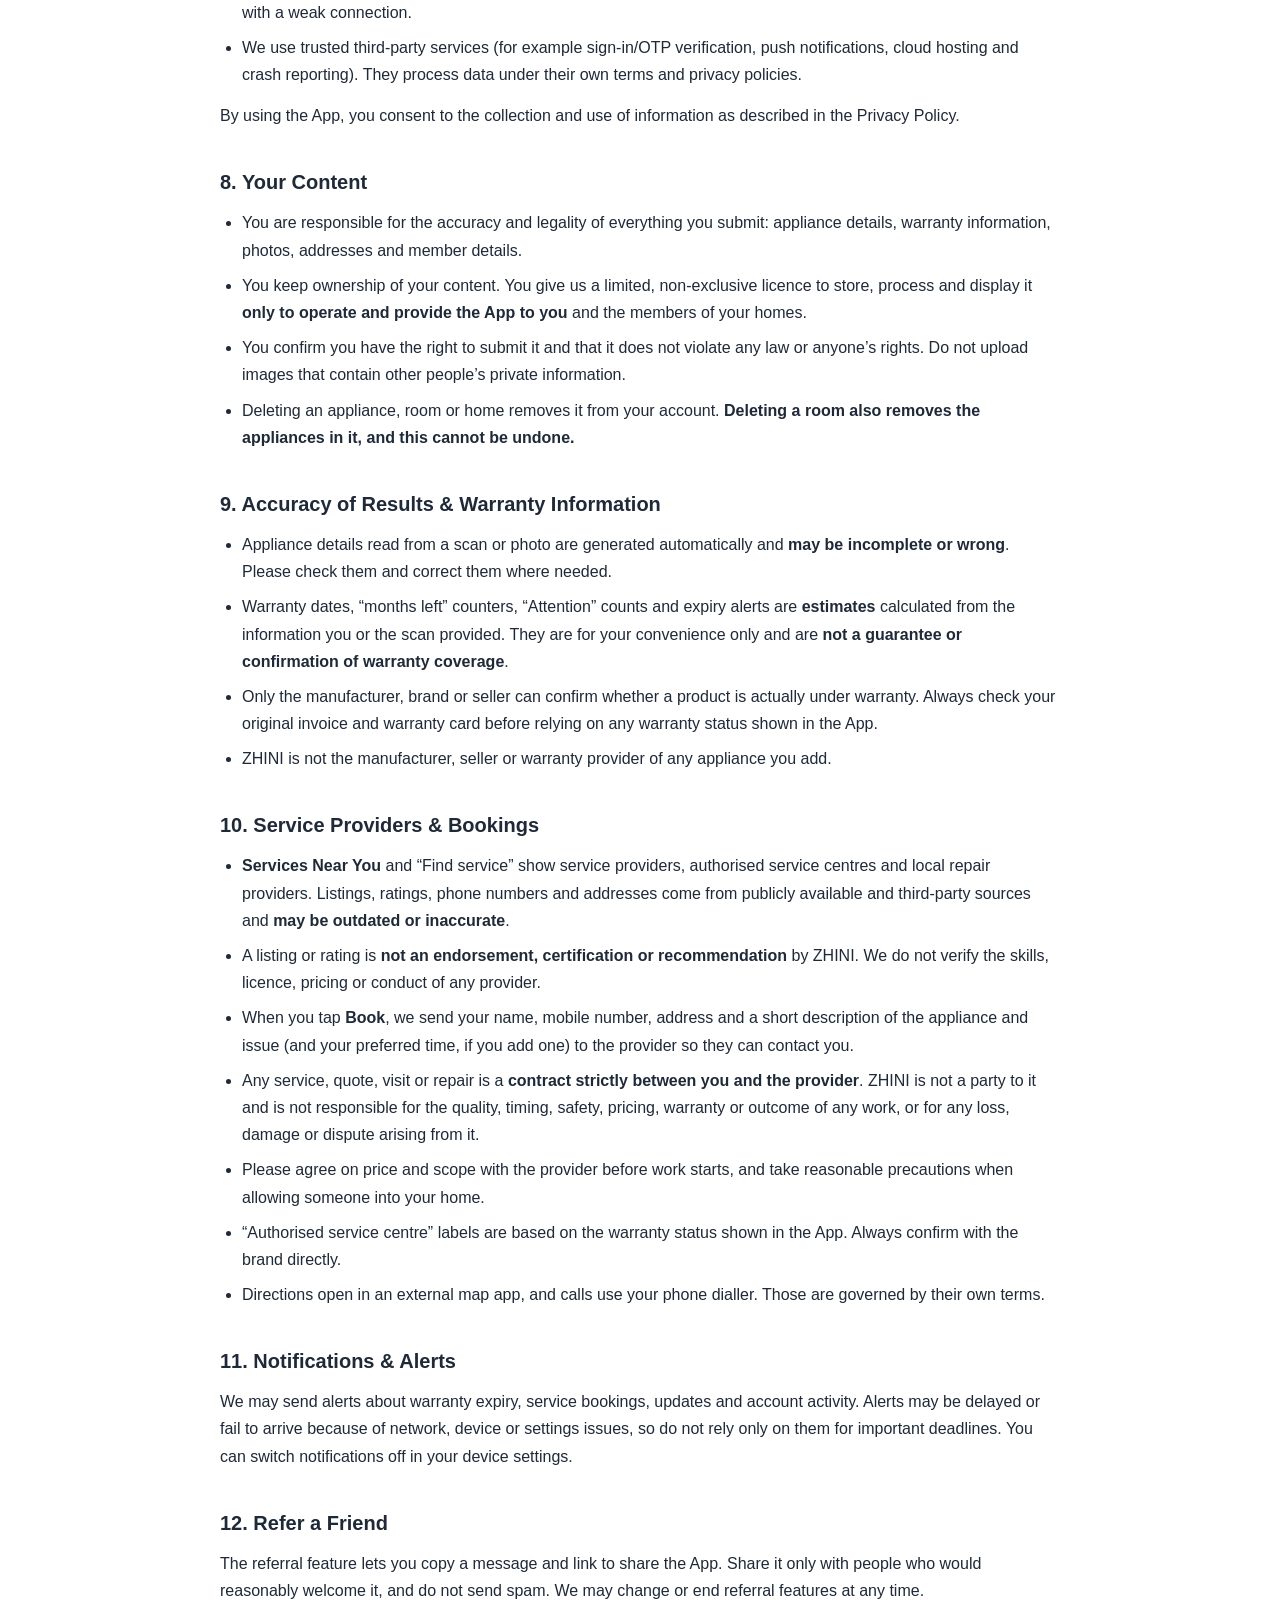
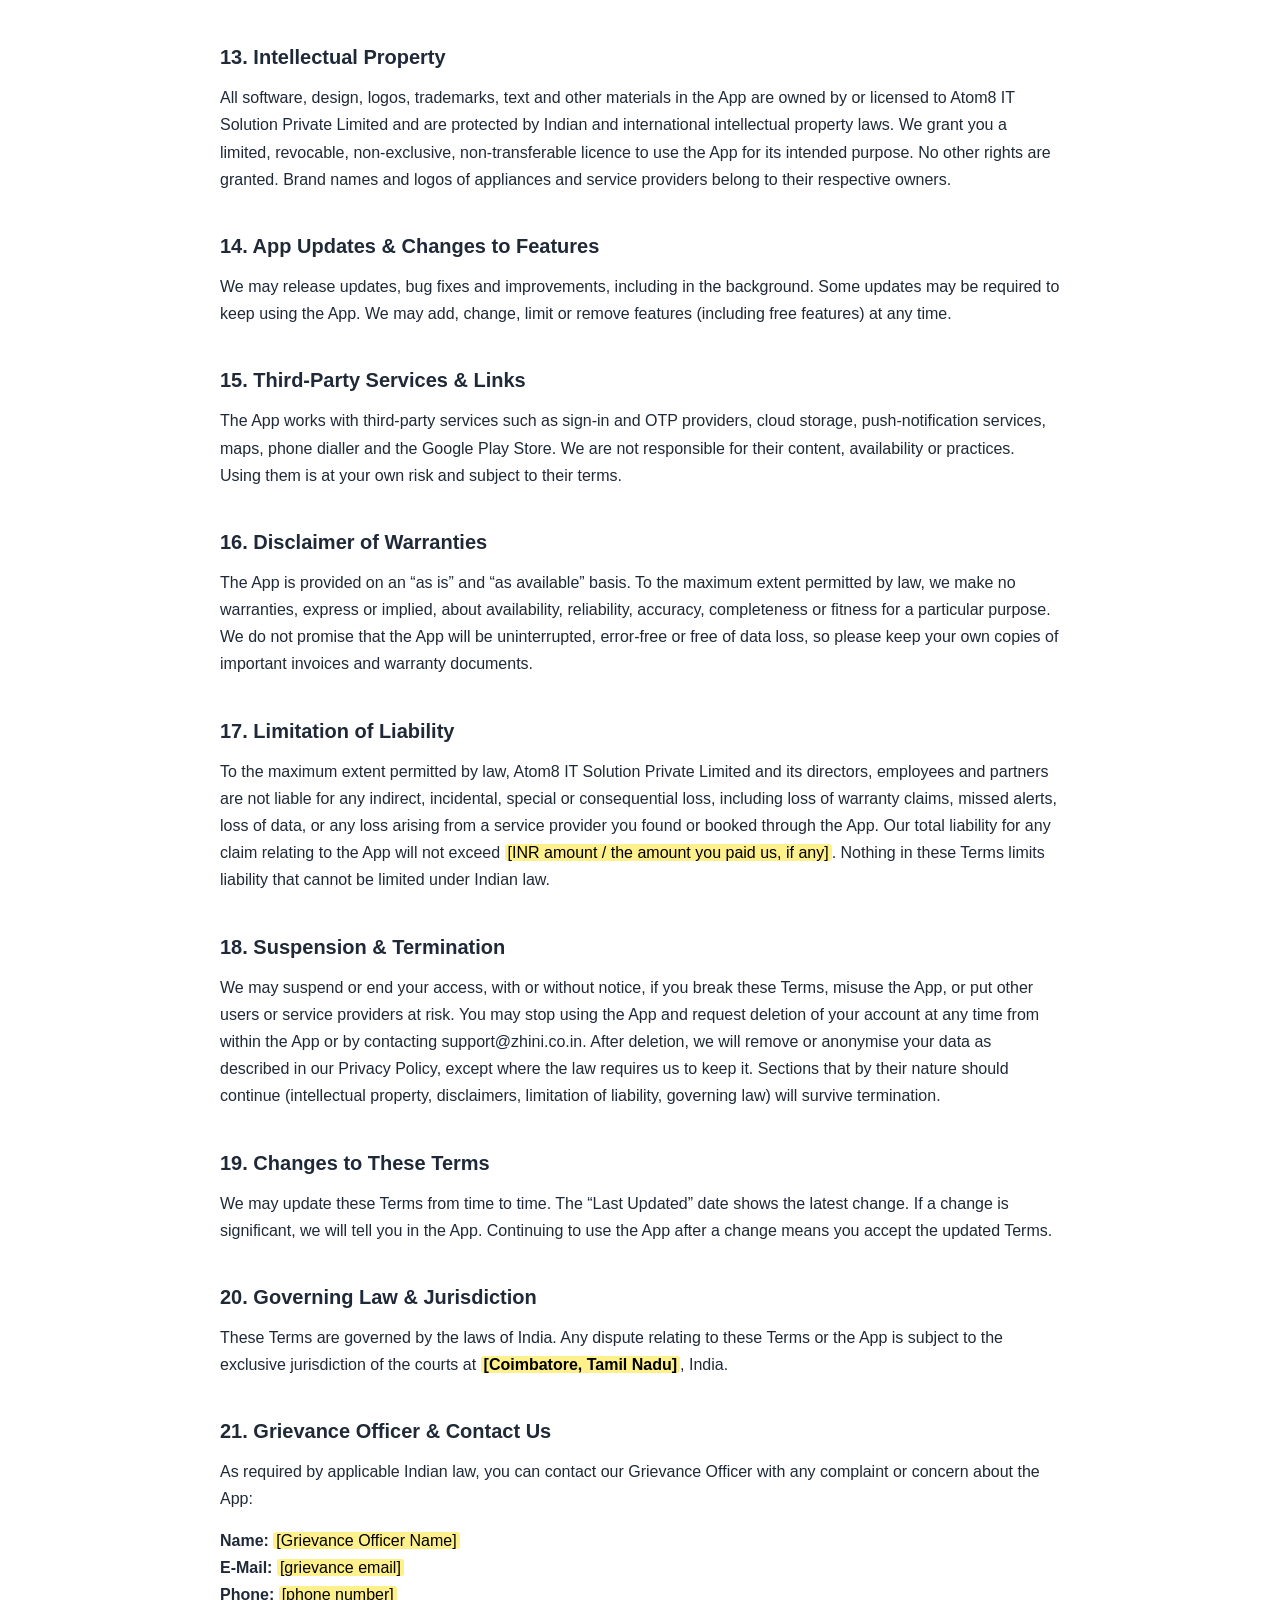
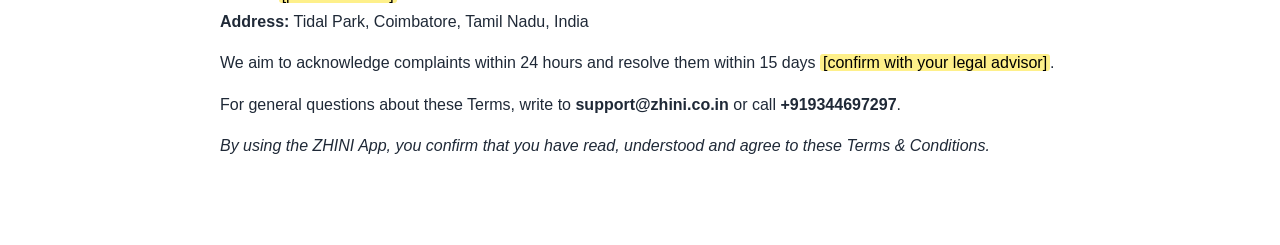
<file: Zhini/term.html>
<!DOCTYPE html>
<html lang="en">
<head>
<meta charset="UTF-8">
<meta name="viewport" content="width=device-width, initial-scale=1">
<title>Terms &amp; Conditions | ZHINI</title>
<style>
:root{--text:#1f2937;--muted:#6b7280;--bg:#ffffff;--border:#e5e7eb;--accent:#2563eb;--head-bg:#f3f4f6}
*{box-sizing:border-box}
body{margin:0;background:var(--bg);color:var(--text);font-family:'Segoe UI',Roboto,Arial,sans-serif;line-height:1.7}
.legal-page{max-width:880px;margin:0 auto;padding:48px 20px 72px}
.legal-page h1{font-size:2rem;margin:0 0 4px}
.legal-page .updated{color:var(--muted);margin:0 0 32px}
.legal-page h2{font-size:1.25rem;margin:36px 0 10px}
.legal-page h3{font-size:1.05rem;margin:24px 0 8px}
.legal-page p{margin:0 0 14px}
.legal-page ul{padding-left:22px;margin:0 0 14px}
.legal-page li{margin-bottom:8px}
.legal-page a{color:var(--accent)}
.table-wrap{overflow-x:auto;margin:0 0 18px}
.legal-page table{border-collapse:collapse;width:100%;min-width:480px}
.legal-page th,.legal-page td{border:1px solid var(--border);padding:10px 12px;text-align:left;vertical-align:top}
.legal-page th{background:var(--head-bg)}
.legal-page mark{background:#fef08a;padding:0 3px;border-radius:3px}
</style>
</head>
<body>
<main class="legal-page">
<h1>Terms &amp; Conditions</h1>
<p class="updated">ZHINI — Last Updated: October 8, 2026</p>
<h2 id="acceptance-of-terms">1. Acceptance of Terms</h2>
<p>By downloading, installing, or using the ZHINI mobile application (“App”), you agree to these Terms &amp; Conditions (“Terms”). If you do not agree, please do not use the App.</p>
<p>These Terms are a legally binding agreement between you and <strong>Atom8 IT Solution Private Limited</strong> (“ZHINI”, “we”, “us”, “our”), and apply to every feature of the App.</p>
<h2 id="about-zhini">2. About ZHINI</h2>
<p>ZHINI is a home-management app that helps you keep all your household appliances, their brands and warranty details in one place, organised by home and room, and helps you find and contact service providers near you when something needs attention.</p>
<p><strong>Registered Office:</strong> Tidal Park, Coimbatore, Tamil Nadu, India<br />
<strong>E-Mail:</strong> support@zhini.co.in<br />
<strong>Phone:</strong> +919344697297</p>
<h2 id="what-you-can-do-with-the-app">3. What You Can Do With the App</h2>
<h3 id="permitted-use">3.1 Permitted Use</h3>
<p>The App is for your personal, non-commercial use to:</p>
<ul>
<li>Create one or more <strong>homes</strong> and add <strong>rooms</strong> to each home</li>
<li>Add <strong>appliances</strong> by scanning them with your camera or by typing the details manually (product, brand, warranty period, room)</li>
<li>Store appliance photos and warranty-card images</li>
<li>Track warranty status and receive warranty-expiry alerts</li>
<li>Add <strong>household members</strong> to a home so they can see and manage its appliances</li>
<li>Browse <strong>Services Near You</strong> (electrician, plumber, AC service, carpenter, painter, pest control and similar) and call, get directions to, or book a provider</li>
<li>Share the App with friends and family through “Refer a Friend”</li>
</ul>
<h3 id="prohibited-activities">3.2 Prohibited Activities</h3>
<p>You agree not to:</p>
<ul>
<li>Reverse engineer, decompile, or try to extract the source code of the App</li>
<li>Use the App for any illegal, fraudulent or unauthorised purpose</li>
<li>Interfere with, overload or disrupt the App or our servers</li>
<li>Try to access another user’s account, homes, appliances or data</li>
<li>Submit false, misleading, offensive or unlawful information or images</li>
<li>Scrape, copy, resell or redistribute the App, its content, or the service-provider listings without our written permission</li>
<li>Use the booking feature to harass, spam or mislead service providers, or to place fake bookings</li>
<li>Add someone as a household member without their knowledge and permission</li>
</ul>
<h2 id="eligibility-your-account">4. Eligibility &amp; Your Account</h2>
<h3 id="eligibility">4.1 Eligibility</h3>
<p>You must be at least 18 years old, or use the App with the consent and supervision of a parent or legal guardian.</p>
<h3 id="sign-in-and-security">4.2 Sign-in and Security</h3>
<ul>
<li>You sign in with your <strong>mobile number</strong>, verified by a one-time password (OTP).</li>
<li>You must provide accurate information and keep access to your mobile number and device secure.</li>
<li>You are responsible for everything done through your account. Tell us immediately at support@zhini.co.in if you suspect unauthorised use.</li>
<li>We may link your account to your device (for example a device identifier and notification token) to keep your account secure and to deliver notifications.</li>
</ul>
<h2 id="homes-owners-household-members">5. Homes, Owners &amp; Household Members</h2>
<ul>
<li>The person who creates a home is its <strong>Owner</strong>.</li>
<li>When you add a household member, <strong>that person can see and manage all appliances, rooms and details in that home</strong>. Only add people you trust.</li>
<li>You must have the member’s permission before adding them. When you pick a contact from your phone, only the name and 10-digit mobile number of that one contact are used to add them as a member.</li>
<li>You can remove a member at any time from your Profile. They lose access to that home once removed.</li>
<li>A member can also change or delete appliances and rooms, so ZHINI is not responsible for changes made by people you have added.</li>
<li>If you provide your address or pincode, you confirm you are entitled to do so for that home.</li>
</ul>
<h2 id="permissions-used-by-the-app">6. Permissions Used by the App</h2>
<p>You can allow or deny permissions in your device settings at any time, but some features will not work without them.</p>
<div class="table-wrap"><table>
<colgroup>
<col style="width: 50%" />
<col style="width: 50%" />
</colgroup>
<thead>
<tr class="header">
<th>Permission</th>
<th>Why we use it</th>
</tr>
</thead>
<tbody>
<tr class="odd">
<td><strong>Camera</strong></td>
<td>To scan appliances, labels and warranty cards when you choose “Scan to Add”</td>
</tr>
<tr class="even">
<td><strong>Location</strong></td>
<td>To find service providers near you when no home pincode is saved, or when you ask for results near your current location</td>
</tr>
<tr class="odd">
<td><strong>Contacts</strong></td>
<td>To let you pick one contact at a time to add as a household member. We do not upload your full contact list</td>
</tr>
<tr class="even">
<td><strong>Notifications</strong></td>
<td>To send warranty alerts, service updates and important messages</td>
</tr>
<tr class="odd">
<td><strong>Internet</strong></td>
<td>To sync your homes and appliances and to deliver App features</td>
</tr>
</tbody>
</table></div>
<p>We use these only for the purposes above. Please see our Privacy Policy for how data is handled.</p>
<h2 id="data-collection-privacy">7. Data Collection &amp; Privacy</h2>
<ul>
<li>Your use of the App is also governed by our <a href="privacy-policy.html"><strong>Privacy Policy</strong></a>, which explains what personal data we collect, why, and your rights.</li>
<li>We process personal data in line with applicable Indian law, including the Information Technology Act, 2000 and the Digital Personal Data Protection Act, 2023.</li>
<li>The data we handle to run the App includes your name, mobile number, home addresses and pincodes, appliance details, photos, warranty-card images, household member details, and technical information such as device identifier and notification token.</li>
<li>Some data (such as your homes and appliance list) is stored on your device so the App can load quickly and work with a weak connection.</li>
<li>We use trusted third-party services (for example sign-in/OTP verification, push notifications, cloud hosting and crash reporting). They process data under their own terms and privacy policies.</li>
</ul>
<p>By using the App, you consent to the collection and use of information as described in the Privacy Policy.</p>
<h2 id="your-content">8. Your Content</h2>
<ul>
<li>You are responsible for the accuracy and legality of everything you submit: appliance details, warranty information, photos, addresses and member details.</li>
<li>You keep ownership of your content. You give us a limited, non-exclusive licence to store, process and display it <strong>only to operate and provide the App to you</strong> and the members of your homes.</li>
<li>You confirm you have the right to submit it and that it does not violate any law or anyone’s rights. Do not upload images that contain other people’s private information.</li>
<li>Deleting an appliance, room or home removes it from your account. <strong>Deleting a room also removes the appliances in it, and this cannot be undone.</strong></li>
</ul>
<h2 id="accuracy-of-results-warranty-information">9. Accuracy of Results &amp; Warranty Information</h2>
<ul>
<li>Appliance details read from a scan or photo are generated automatically and <strong>may be incomplete or wrong</strong>. Please check them and correct them where needed.</li>
<li>Warranty dates, “months left” counters, “Attention” counts and expiry alerts are <strong>estimates</strong> calculated from the information you or the scan provided. They are for your convenience only and are <strong>not a guarantee or confirmation of warranty coverage</strong>.</li>
<li>Only the manufacturer, brand or seller can confirm whether a product is actually under warranty. Always check your original invoice and warranty card before relying on any warranty status shown in the App.</li>
<li>ZHINI is not the manufacturer, seller or warranty provider of any appliance you add.</li>
</ul>
<h2 id="service-providers-bookings">10. Service Providers &amp; Bookings</h2>
<ul>
<li><strong>Services Near You</strong> and “Find service” show service providers, authorised service centres and local repair providers. Listings, ratings, phone numbers and addresses come from publicly available and third-party sources and <strong>may be outdated or inaccurate</strong>.</li>
<li>A listing or rating is <strong>not an endorsement, certification or recommendation</strong> by ZHINI. We do not verify the skills, licence, pricing or conduct of any provider.</li>
<li>When you tap <strong>Book</strong>, we send your name, mobile number, address and a short description of the appliance and issue (and your preferred time, if you add one) to the provider so they can contact you.</li>
<li>Any service, quote, visit or repair is a <strong>contract strictly between you and the provider</strong>. ZHINI is not a party to it and is not responsible for the quality, timing, safety, pricing, warranty or outcome of any work, or for any loss, damage or dispute arising from it.</li>
<li>Please agree on price and scope with the provider before work starts, and take reasonable precautions when allowing someone into your home.</li>
<li>“Authorised service centre” labels are based on the warranty status shown in the App. Always confirm with the brand directly.</li>
<li>Directions open in an external map app, and calls use your phone dialler. Those are governed by their own terms.</li>
</ul>
<h2 id="notifications-alerts">11. Notifications &amp; Alerts</h2>
<p>We may send alerts about warranty expiry, service bookings, updates and account activity. Alerts may be delayed or fail to arrive because of network, device or settings issues, so do not rely only on them for important deadlines. You can switch notifications off in your device settings.</p>
<h2 id="refer-a-friend">12. Refer a Friend</h2>
<p>The referral feature lets you copy a message and link to share the App. Share it only with people who would reasonably welcome it, and do not send spam. We may change or end referral features at any time.</p>
<h2 id="intellectual-property">13. Intellectual Property</h2>
<p>All software, design, logos, trademarks, text and other materials in the App are owned by or licensed to Atom8 IT Solution Private Limited and are protected by Indian and international intellectual property laws. We grant you a limited, revocable, non-exclusive, non-transferable licence to use the App for its intended purpose. No other rights are granted. Brand names and logos of appliances and service providers belong to their respective owners.</p>
<h2 id="app-updates-changes-to-features">14. App Updates &amp; Changes to Features</h2>
<p>We may release updates, bug fixes and improvements, including in the background. Some updates may be required to keep using the App. We may add, change, limit or remove features (including free features) at any time.</p>
<h2 id="third-party-services-links">15. Third-Party Services &amp; Links</h2>
<p>The App works with third-party services such as sign-in and OTP providers, cloud storage, push-notification services, maps, phone dialler and the Google Play Store. We are not responsible for their content, availability or practices. Using them is at your own risk and subject to their terms.</p>
<h2 id="disclaimer-of-warranties">16. Disclaimer of Warranties</h2>
<p>The App is provided on an “as is” and “as available” basis. To the maximum extent permitted by law, we make no warranties, express or implied, about availability, reliability, accuracy, completeness or fitness for a particular purpose. We do not promise that the App will be uninterrupted, error-free or free of data loss, so please keep your own copies of important invoices and warranty documents.</p>
<h2 id="limitation-of-liability">17. Limitation of Liability</h2>
<p>To the maximum extent permitted by law, Atom8 IT Solution Private Limited and its directors, employees and partners are not liable for any indirect, incidental, special or consequential loss, including loss of warranty claims, missed alerts, loss of data, or any loss arising from a service provider you found or booked through the App. Our total liability for any claim relating to the App will not exceed <mark>[INR amount / the amount you paid us, if any]</mark>. Nothing in these Terms limits liability that cannot be limited under Indian law.</p>
<h2 id="suspension-termination">18. Suspension &amp; Termination</h2>
<p>We may suspend or end your access, with or without notice, if you break these Terms, misuse the App, or put other users or service providers at risk. You may stop using the App and request deletion of your account at any time from within the App or by contacting support@zhini.co.in. After deletion, we will remove or anonymise your data as described in our Privacy Policy, except where the law requires us to keep it. Sections that by their nature should continue (intellectual property, disclaimers, limitation of liability, governing law) will survive termination.</p>
<h2 id="changes-to-these-terms">19. Changes to These Terms</h2>
<p>We may update these Terms from time to time. The “Last Updated” date shows the latest change. If a change is significant, we will tell you in the App. Continuing to use the App after a change means you accept the updated Terms.</p>
<h2 id="governing-law-jurisdiction">20. Governing Law &amp; Jurisdiction</h2>
<p>These Terms are governed by the laws of India. Any dispute relating to these Terms or the App is subject to the exclusive jurisdiction of the courts at <strong><mark>[Coimbatore, Tamil Nadu]</mark></strong>, India.</p>
<h2 id="grievance-officer-contact-us">21. Grievance Officer &amp; Contact Us</h2>
<p>As required by applicable Indian law, you can contact our Grievance Officer with any complaint or concern about the App:</p>
<p><strong>Name:</strong> <mark>[Grievance Officer Name]</mark><br />
<strong>E-Mail:</strong> <mark>[grievance email]</mark><br />
<strong>Phone:</strong> <mark>[phone number]</mark><br />
<strong>Address:</strong> Tidal Park, Coimbatore, Tamil Nadu, India</p>
<p>We aim to acknowledge complaints within 24 hours and resolve them within 15 days <mark>[confirm with your legal advisor]</mark>.</p>
<p>For general questions about these Terms, write to <strong>support@zhini.co.in</strong> or call <strong>+919344697297</strong>.</p>
<p><em>By using the ZHINI App, you confirm that you have read, understood and agree to these Terms &amp; Conditions.</em></p>

</main>
</body>
</html>
</file>
